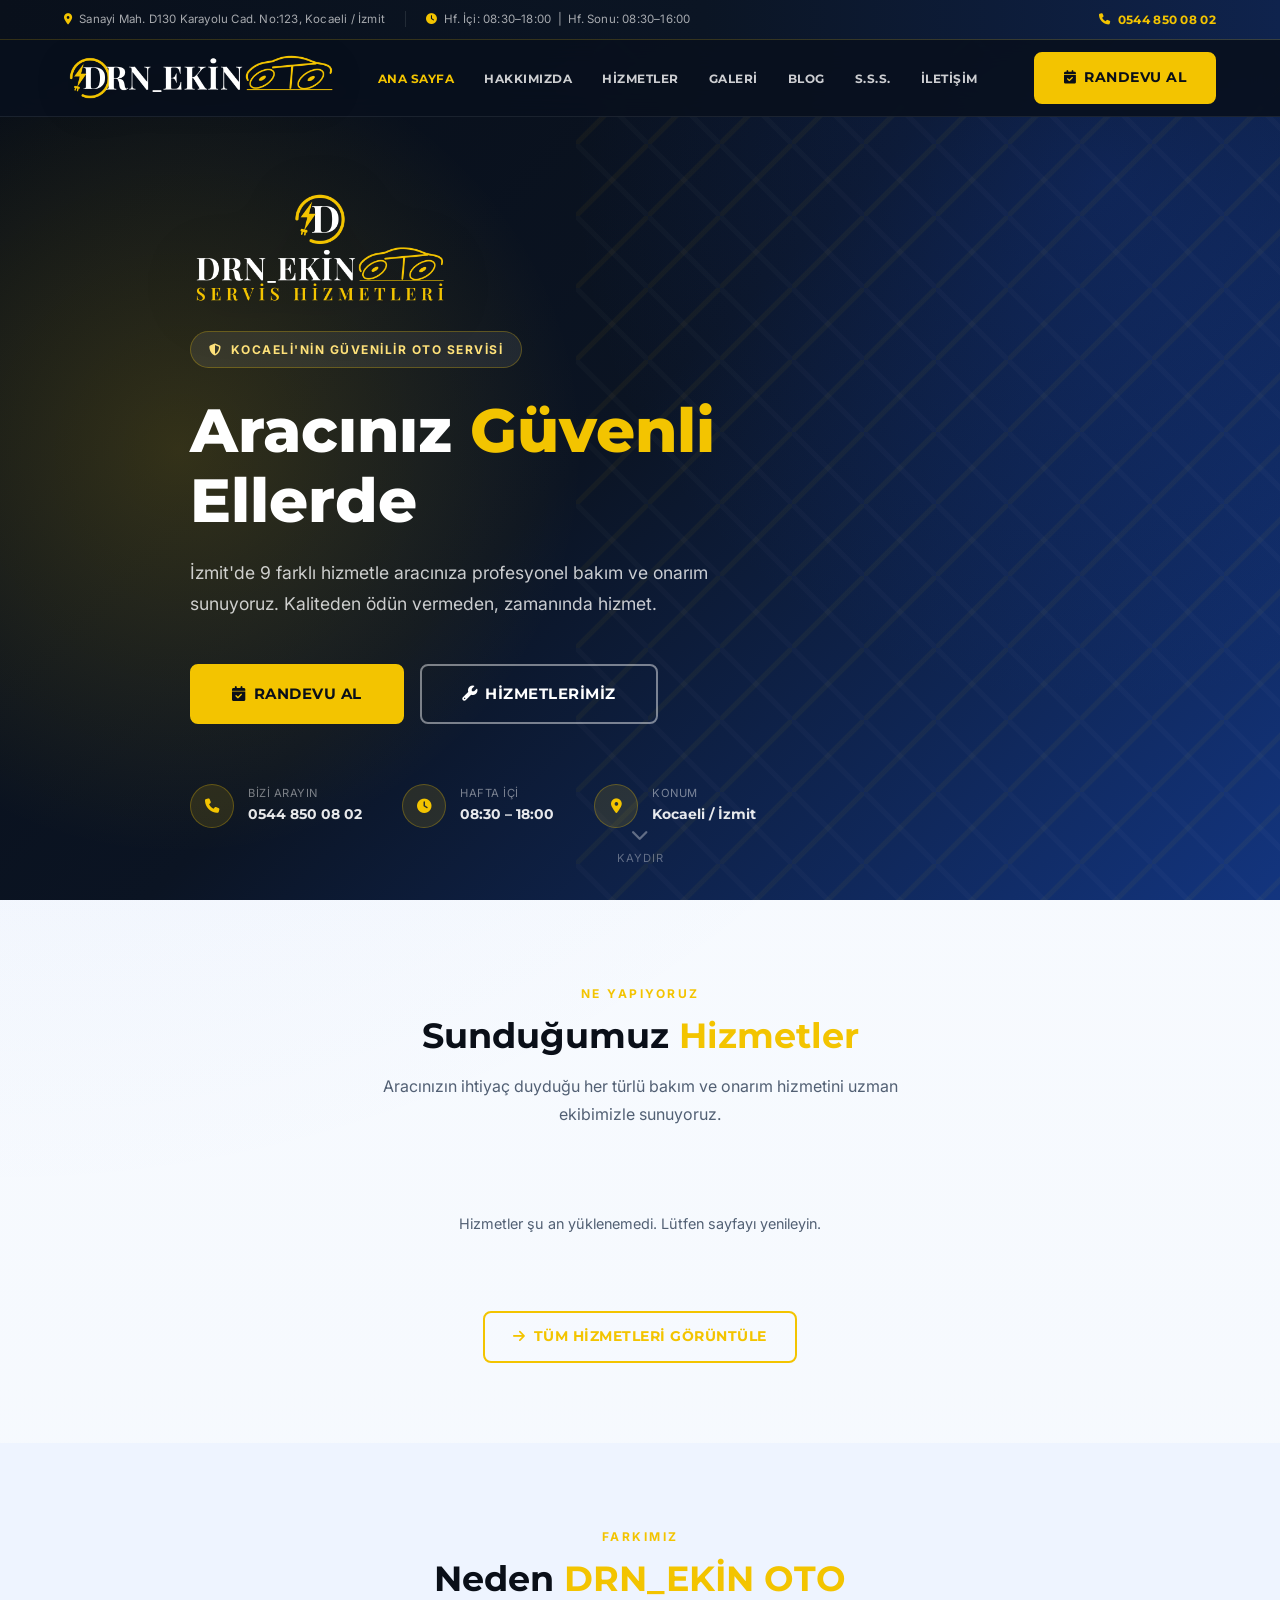
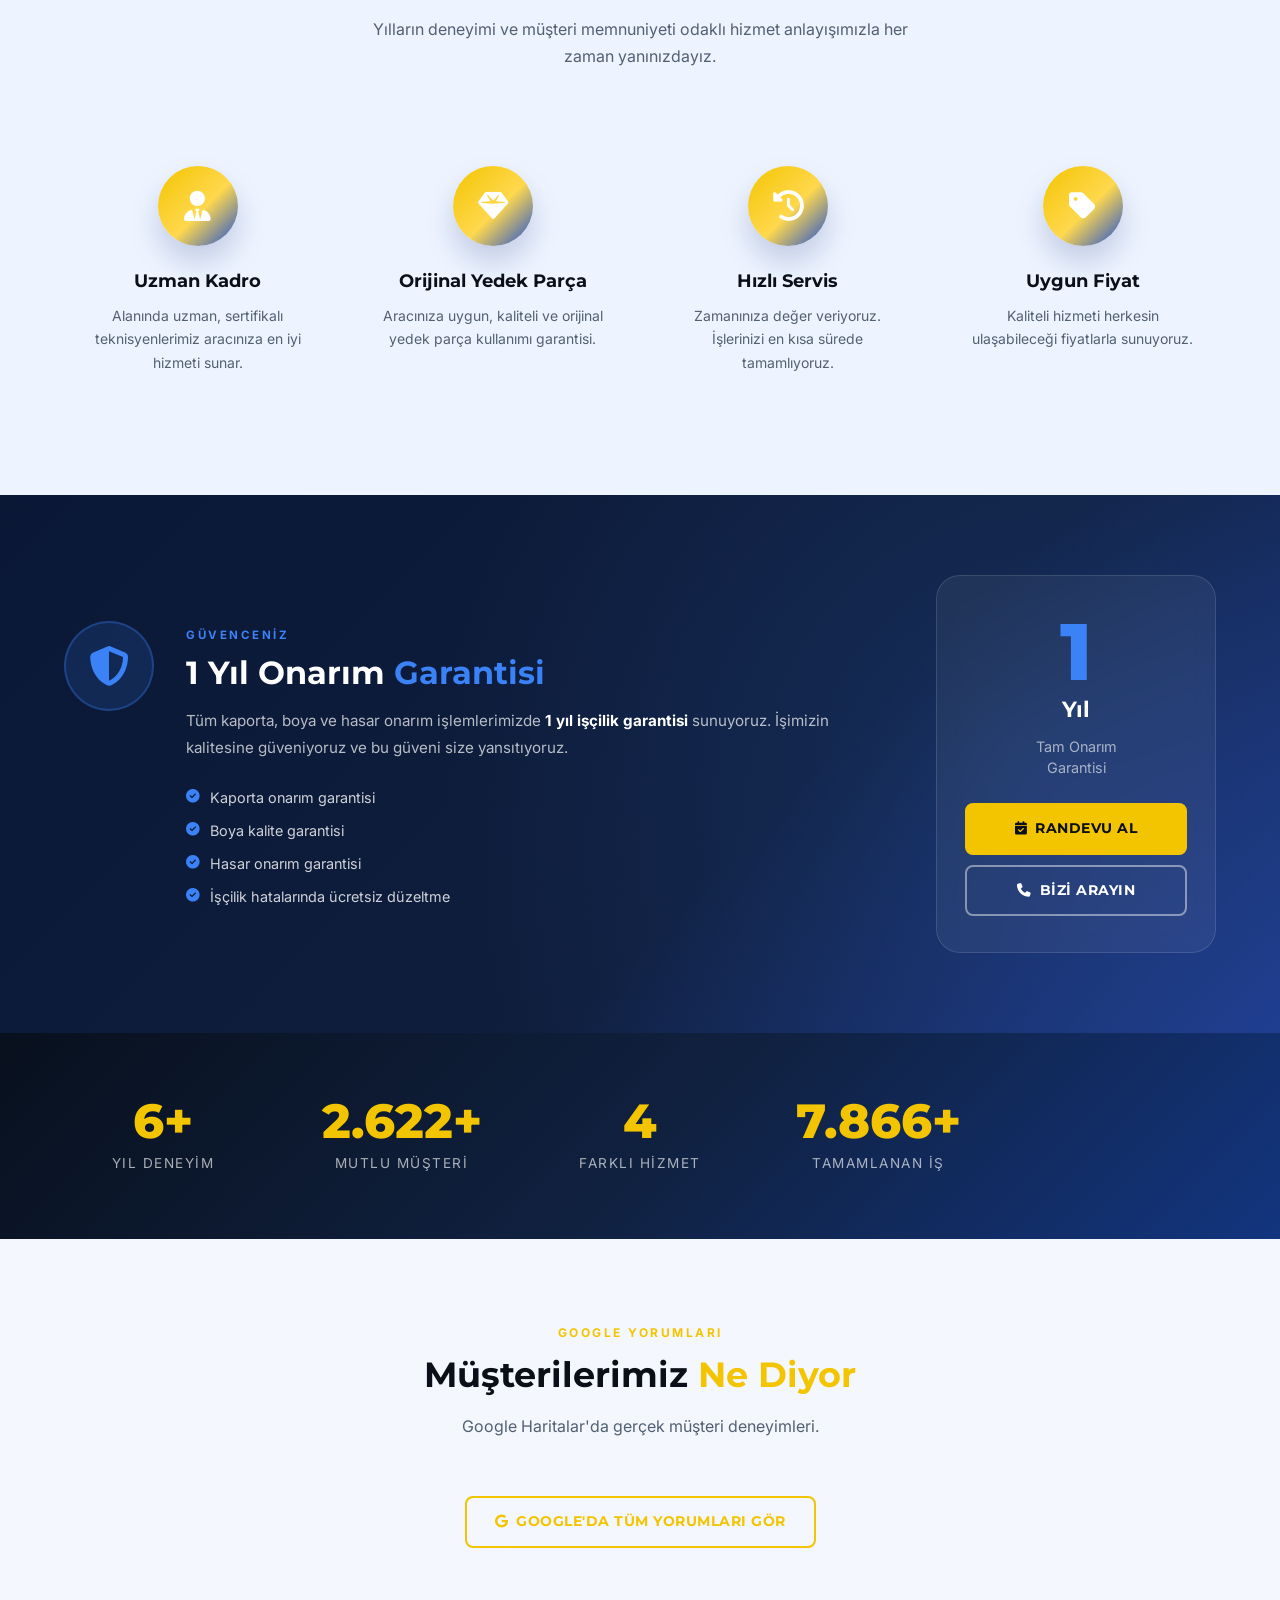
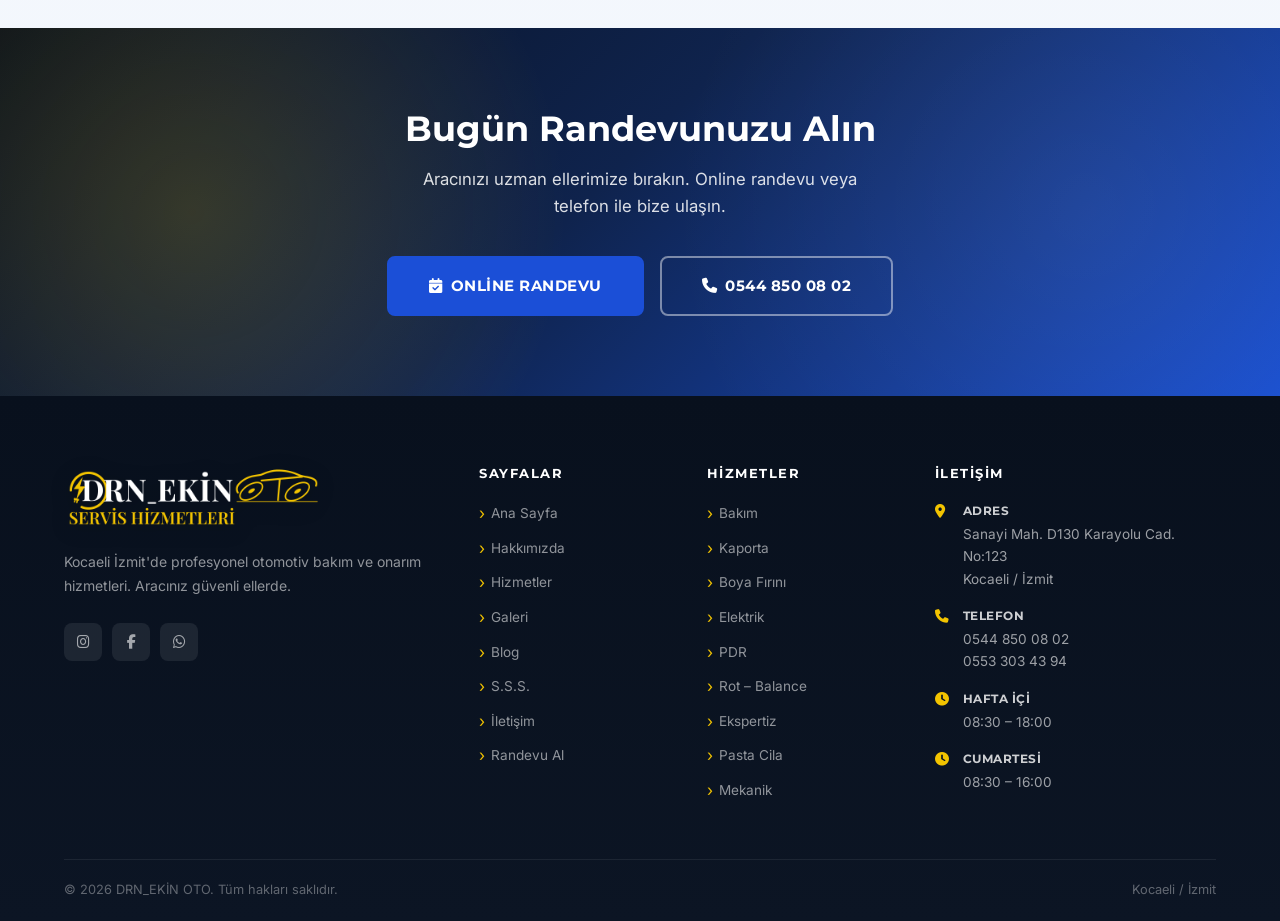
<file: index.html>
﻿<!DOCTYPE html>
<html lang="tr" data-tablet-nav="balanced">
<head>
  <meta charset="UTF-8">
  <meta http-equiv="Content-Type" content="text/html; charset=UTF-8">
  <meta name="viewport" content="width=device-width, initial-scale=1.0">
  <meta name="description" content="DRN_EKİN OTO - Kocaeli İzmit'nin güvenilir oto servisi. Yağ değişimi, lastik, fren, motor tamiri ve daha fazlası.">
  <title>DRN_EKİN OTO | Kocaeli İzmit Oto Servis</title>
  <meta property="og:title" content="DRN_EKİN OTO | Kocaeli İzmit Oto Servis">
  <meta property="og:description" content="İzmit'te 9 farklı hizmetle profesyonel bakım ve onarım. Güvenilir, hızlı ve uygun fiyatlı oto servis.">
  <meta property="og:type" content="website">
  <meta property="og:locale" content="tr_TR">
  <meta property="og:url" content="https://drnekinotoizmit.com/">
  <link rel="preconnect" href="https://fonts.googleapis.com">
  <link rel="preconnect" href="https://fonts.gstatic.com" crossorigin>
  <link href="https://fonts.googleapis.com/css2?family=Montserrat:wght@400;500;600;700;800&family=Inter:wght@300;400;500;600&family=Playfair+Display:wght@700;800&display=swap" rel="stylesheet">
  <link rel="stylesheet" href="https://cdnjs.cloudflare.com/ajax/libs/font-awesome/6.5.0/css/all.min.css">
  <link rel="stylesheet" href="css/style.css?v=30">

  <link rel="icon" href="favicon.ico?v=20260802b" sizes="16x16">
  <link rel="icon" href="images/favicon.svg?v=20260802b" type="image/svg+xml">
  <link rel="apple-touch-icon" href="images/apple-touch-icon.png?v=20260802b">
  <link rel="manifest" href="site.webmanifest?v=20260802b">
  <meta property="og:image" content="https://drnekinotoizmit.com/images/og-gorsel-1200x630.webp?v=20260802b">
  <meta property="og:image:width" content="1200">
  <meta property="og:image:height" content="630">
  <meta property="og:image:alt" content="DRN_EKİN OTO SERVİS HİZMETLERİ — Kocaeli İzmit hasar onarım merkezi">
  <meta name="twitter:card" content="summary_large_image">
  <meta name="twitter:image" content="https://drnekinotoizmit.com/images/og-gorsel-1200x630.webp?v=20260802b">
  <!-- Google Analytics -->
  <script async src="https://www.googletagmanager.com/gtag/js?id=G-1234567890"></script>
  <script>
    window.dataLayer = window.dataLayer || [];
    function gtag(){dataLayer.push(arguments);}
    gtag('js', new Date());
    gtag('config', 'G-1234567890');
  </script>
  <!-- Schema Markup -->
  <script type="application/ld+json">
  {
    "@context": "https://schema.org",
    "@type": "AutoRepair",
    "name": "DRN_EKİN OTO SERVİS HİZMETLERİ",
    "image": "https://drnekinotoizmit.com/images/og-gorsel-1200x630.webp?v=20260802b",
    "@id": "https://drnekinotoizmit.com",
    "url": "https://drnekinotoizmit.com",
    "telephone": ["+905448500802", "+905533034394"],
    "address": {
      "@type": "PostalAddress",
      "streetAddress": "Sanayi Mah. D130 Karayolu Cad. No:123",
      "addressLocality": "İzmit",
      "addressRegion": "Kocaeli",
      "addressCountry": "TR"
    }
  }
  </script>
</head>
<body>

  <!-- TOP INFO BAR -->
  <div class="topbar">
    <div class="container">
      <div class="topbar-left">
        <span class="topbar-item"><i class="fa-solid fa-location-dot"></i> Sanayi Mah. D130 Karayolu Cad. No:123, Kocaeli / İzmit</span>
        <span class="topbar-divider"></span>
        <span class="topbar-item"><i class="fa-solid fa-clock"></i> Hf. İçi: 08:30–18:00 &nbsp;|&nbsp; Hf. Sonu: 08:30–16:00</span>
      </div>
      <div class="topbar-right">
        <a href="tel:+905448500802" class="topbar-phone"><i class="fa-solid fa-phone"></i> 0544 850 08 02</a>
      </div>
    </div>
  </div>

  <!-- NAVBAR -->
  <nav class="navbar" id="navbar">
    <div class="container">
      <a href="index.html" class="navbar-logo" aria-label="DRN_EKİN OTO SERVİS HİZMETLERİ — ana sayfa">
        <img src="images/logo-yatay-sade-720.webp?v=20260802b" alt="" class="logo-img" width="274" height="52"
             srcset="images/logo-yatay-sade-480.webp?v=20260802b 480w, images/logo-yatay-sade-720.webp?v=20260802b 720w, images/logo-yatay-sade-1200.webp?v=20260802b 1200w"
             sizes="274px" decoding="async" fetchpriority="high">
      </a>
      <ul class="nav-links">
        <li><a href="index.html" class="active">Ana Sayfa</a></li>
        <li><a href="hakkimizda.html">Hakkımızda</a></li>
        <li><a href="hizmetler.html">Hizmetler</a></li>
        <li><a href="galeri.html">Galeri</a></li>
        <li><a href="blog.html">Blog</a></li>
        <li><a href="sss.html">S.S.S.</a></li>
        <li><a href="iletisim.html">İletişim</a></li>
      </ul>
      <div class="nav-cta-wrapper">
        <a href="randevu.html" class="btn btn-primary">
          <i class="fa-solid fa-calendar-check"></i> Randevu Al
        </a>
      </div>
      <button class="hamburger" id="hamburger" aria-label="Menüyü aç">
        <span></span><span></span><span></span>
      </button>
    </div>
    <div class="mobile-nav" id="mobileNav">
      <div class="mobile-nav-brand">
        <img src="images/logo-dikey-500.webp?v=20260802b" alt="DRN_EKİN OTO SERVİS HİZMETLERİ" class="mobile-nav-logo" width="500" height="229" decoding="async">
      </div>
      <ul>
        <li><a href="index.html">Ana Sayfa</a></li>
        <li><a href="hakkimizda.html">Hakkımızda</a></li>
        <li><a href="hizmetler.html">Hizmetler</a></li>
        <li><a href="galeri.html">Galeri</a></li>
        <li><a href="blog.html">Blog</a></li>
        <li><a href="sss.html">S.S.S.</a></li>
        <li><a href="iletisim.html">İletişim</a></li>
      </ul></div>
  </nav>

  <!-- HERO -->
  <section class="hero">
    <div class="hero-container">
      <div class="hero-brand">
        <img src="images/logo-dikey-900.webp?v=20260802b" alt="DRN_EKİN OTO SERVİS HİZMETLERİ" class="hero-logo" width="900" height="412" decoding="async" fetchpriority="high">
      </div>
      <div class="hero-badge">
        <i class="fa-solid fa-shield-halved"></i> Kocaeli'nin Güvenilir Oto Servisi
      </div>
      <h1>Aracınız <span>Güvenli</span><br>Ellerde</h1>
      <p class="hero-subtitle">
        İzmit'de 9 farklı hizmetle aracınıza profesyonel bakım ve onarım sunuyoruz. Kaliteden ödün vermeden, zamanında hizmet.
      </p>
      <div class="hero-btns">
        <a href="randevu.html" class="btn btn-primary btn-lg">
          <i class="fa-solid fa-calendar-check"></i> Randevu Al
        </a>
        <a href="hizmetler.html" class="btn btn-outline btn-lg">
          <i class="fa-solid fa-wrench"></i> Hizmetlerimiz
        </a>
      </div>
      <div class="hero-info">
        <div class="hero-info-item">
          <div class="info-icon"><i class="fa-solid fa-phone"></i></div>
          <div>
            <span class="info-label">Bizi Arayın</span>
            <span class="info-value">0544 850 08 02</span>
          </div>
        </div>
        <div class="hero-info-item">
          <div class="info-icon"><i class="fa-solid fa-clock"></i></div>
          <div>
            <span class="info-label">Hafta İçi</span>
            <span class="info-value">08:30 – 18:00</span>
          </div>
        </div>
        <div class="hero-info-item">
          <div class="info-icon"><i class="fa-solid fa-location-dot"></i></div>
          <div>
            <span class="info-label">Konum</span>
            <span class="info-value">Kocaeli / İzmit</span>
          </div>
        </div>
      </div>
    </div>
    <div class="scroll-indicator">
      <i class="fa-solid fa-chevron-down"></i>
      <span>Kaydır</span>
    </div>
  </section>

  <!-- HİZMETLER -->
  <section class="section">
    <div class="container">
      <div class="section-header reveal">
        <span class="section-tag">Ne Yapıyoruz</span>
        <h2 class="section-title">Sunduğumuz <span class="text-red">Hizmetler</span></h2>
        <p class="section-desc">Aracınızın ihtiyaç duyduğu her türlü bakım ve onarım hizmetini uzman ekibimizle sunuyoruz.</p>
      </div>
      <!-- Kartlar api/hizmetler.php'den gelir; panelden yapılan değişiklik
           hem bu sayfada hem hizmetler.html'de görünür. Durum mesajı listenin
           DIŞINDA ayrı bir role="status" elemanında: liste canlı bölge olsaydı
           ekran okuyucu her yüklemede on kartın tamamını baştan okurdu. -->
      <p class="state-note" id="servicesState" role="status" hidden></p>
      <div class="services-detail-grid" id="servicesGrid" data-variant="summary">
        <noscript>
          <p class="state-note">Hizmetlerimizi görüntüleyebilmek için tarayıcınızda JavaScript'in açık olması gerekir. Bize <a href="tel:+905448500802">0544 850 08 02</a> numarasından ulaşabilirsiniz.</p>
        </noscript>
      </div>
      <div class="text-center" style="margin-top:48px;">
        <a href="hizmetler.html" class="btn btn-outline-red">
          <i class="fa-solid fa-arrow-right"></i> Tüm Hizmetleri Görüntüle
        </a>
      </div>
    </div>
  </section>

  <!-- NEDEN BİZ -->
  <section class="section bg-light">
    <div class="container">
      <div class="section-header reveal">
        <span class="section-tag">Farkımız</span>
        <h2 class="section-title">Neden <span class="text-red">DRN_EKİN OTO</span></h2>
        <p class="section-desc">Yılların deneyimi ve müşteri memnuniyeti odaklı hizmet anlayışımızla her zaman yanınızdayız.</p>
      </div>
      <div class="features-grid">
        <div class="feature-card reveal reveal-d1">
          <div class="feature-icon"><i class="fa-solid fa-user-tie"></i></div>
          <h3>Uzman Kadro</h3>
          <p>Alanında uzman, sertifikalı teknisyenlerimiz aracınıza en iyi hizmeti sunar.</p>
        </div>
        <div class="feature-card reveal reveal-d2">
          <div class="feature-icon"><i class="fa-solid fa-gem"></i></div>
          <h3>Orijinal Yedek Parça</h3>
          <p>Aracınıza uygun, kaliteli ve orijinal yedek parça kullanımı garantisi.</p>
        </div>
        <div class="feature-card reveal reveal-d3">
          <div class="feature-icon"><i class="fa-solid fa-clock-rotate-left"></i></div>
          <h3>Hızlı Servis</h3>
          <p>Zamanınıza değer veriyoruz. İşlerinizi en kısa sürede tamamlıyoruz.</p>
        </div>
        <div class="feature-card reveal reveal-d4">
          <div class="feature-icon"><i class="fa-solid fa-tag"></i></div>
          <h3>Uygun Fiyat</h3>
          <p>Kaliteli hizmeti herkesin ulaşabileceği fiyatlarla sunuyoruz.</p>
        </div>
      </div>
    </div>
  </section>

  <!-- GARANTİ BÖLÜMÜ -->
  <section class="guarantee-section">
    <div class="container">
      <div class="guarantee-inner reveal">
        <div class="guarantee-left">
          <div class="guarantee-icon-wrap">
            <i class="fa-solid fa-shield-halved"></i>
          </div>
          <div class="guarantee-text">
            <span class="guarantee-tag">Güvenceniz</span>
            <h2>1 Yıl Onarım <span>Garantisi</span></h2>
            <p>Tüm kaporta, boya ve hasar onarım işlemlerimizde <strong>1 yıl işçilik garantisi</strong> sunuyoruz. İşimizin kalitesine güveniyoruz ve bu güveni size yansıtıyoruz.</p>
            <ul class="guarantee-list">
              <li><i class="fa-solid fa-circle-check"></i> Kaporta onarım garantisi</li>
              <li><i class="fa-solid fa-circle-check"></i> Boya kalite garantisi</li>
              <li><i class="fa-solid fa-circle-check"></i> Hasar onarım garantisi</li>
              <li><i class="fa-solid fa-circle-check"></i> İşçilik hatalarında ücretsiz düzeltme</li>
            </ul>
          </div>
        </div>
        <div class="guarantee-right">
          <div class="guarantee-cta-card">
            <div class="gcta-num">1</div>
            <div class="gcta-label">Yıl</div>
            <div class="gcta-desc">Tam Onarım<br> Garantisi</div>
            <a href="randevu.html" class="btn btn-primary" style="margin-top:24px; width:100%; justify-content:center;">
              <i class="fa-solid fa-calendar-check"></i> Randevu Al
            </a>
            <a href="tel:+905448500802" class="btn btn-outline" style="margin-top:10px; width:100%; justify-content:center;">
              <i class="fa-solid fa-phone"></i> Bizi Arayın
            </a>
          </div>
        </div>
      </div>
    </div>
  </section>

  <!-- İSTATİSTİKLER -->
  <section class="stats-section">
    <div class="container">
      <div class="stats-grid">
        <div>
          <div class="stat-number" data-count="12" data-suffix="+">12+</div>
          <div class="stat-label">Yıl Deneyim</div>
        </div>
        <div>
          <div class="stat-number" data-count="5000" data-suffix="+">5000+</div>
          <div class="stat-label">Mutlu Müşteri</div>
        </div>
        <div>
          <div class="stat-number" data-count="9">9</div>
          <div class="stat-label">Farklı Hizmet</div>
        </div>
        <div>
          <div class="stat-number" data-count="15000" data-suffix="+">15000+</div>
          <div class="stat-label">Tamamlanan İş</div>
        </div>
      </div>
    </div>
  </section>

  <!-- MÜŞTERİ YORUMLARI — kart alanı ve puan rozeti js/main.js'te
       gerçek Google verisi gelince açılır; başlık ve Google linki hep durur. -->
  <section class="section" id="reviewsSection">
    <div class="container">
      <div class="section-header reveal">
        <span class="section-tag">Google Yorumları</span>
        <h2 class="section-title">Müşterilerimiz <span class="text-red">Ne Diyor</span></h2>
        <p class="section-desc">Google Haritalar'da gerçek müşteri deneyimleri.</p>
        <div class="google-rating-badge" hidden>
          <i class="fa-brands fa-google" style="color:#4285F4;"></i>
          <span class="gr-score"></span>
          <span class="gr-stars"></span>
          <span class="gr-count"></span>
        </div>
      </div>

      <div class="reviews-carousel-wrap" hidden>
        <button class="carousel-btn carousel-prev" aria-label="Önceki"><i class="fa-solid fa-chevron-left"></i></button>
        <div class="reviews-carousel" id="reviewsCarousel">
          <!-- Cards are injected by js/main.js from api/google-reviews.php.
               Left empty on purpose: no placeholder reviews are shown. -->
          <div class="reviews-track" id="reviewsTrack"></div>
        </div>
        <button class="carousel-btn carousel-next" aria-label="Sonraki"><i class="fa-solid fa-chevron-right"></i></button>
      </div>

      <div class="carousel-dots" id="carouselDots" hidden></div>

      <div class="text-center" style="margin-top:32px;">
        <a href="https://www.google.com/maps/place/DRNEK%C4%B0N+OTO+%C4%B0ZM%C4%B0T+HASAR+ONARIM+MERKEZi/@40.7448384,29.9529264,17z/data=!3m1!4b1!4m6!3m5!1s0x14cb4542cc97ee03:0xe83d51010c4446cb!8m2!3d40.7448344!4d29.9555013!16s%2Fg%2F11c76n_frp?entry=ttu&g_ep=EgoyMDI2MDMwNC4xIKXMDSoASAFQAw%3D%3D" target="_blank" rel="noopener" class="btn btn-outline-red">
          <i class="fa-brands fa-google"></i> Google'da Tüm Yorumları Gör
        </a>
      </div>
    </div>
  </section>

  <!-- CTA -->
  <section class="cta-section">
    <div class="container">
      <h2 class="reveal">Bugün Randevunuzu Alın</h2>
      <p class="reveal">Aracınızı uzman ellerimize bırakın. Online randevu veya telefon ile bize ulaşın.</p>
      <div class="cta-btns reveal">
        <a href="randevu.html" class="btn btn-dark btn-lg">
          <i class="fa-solid fa-calendar-check"></i> Online Randevu
        </a>
        <a href="tel:+905448500802" class="btn btn-outline btn-lg">
          <i class="fa-solid fa-phone"></i> 0544 850 08 02
        </a>
      </div>
    </div>
  </section>

  <!-- FOOTER -->
  <footer class="footer">
    <div class="container">
      <div class="footer-grid">
        <div class="footer-brand">
          <div class="footer-text-logo"><img src="images/logo-ana-640.webp?v=20260802b" alt="" class="footer-logo-img" width="640" height="158" decoding="async"></div>
          <p>Kocaeli İzmit'de profesyonel otomotiv bakım ve onarım hizmetleri. Aracınız güvenli ellerde.</p>
          <div class="social-links">
            <a href="https://instagram.com" target="_blank" rel="noopener" class="social-link" aria-label="Instagram"><i class="fa-brands fa-instagram"></i></a>
            <a href="https://instagram.com" target="_blank" rel="noopener" class="social-link" aria-label="Facebook"><i class="fa-brands fa-facebook-f"></i></a>
            <a href="https://wa.me/905448500802" target="_blank" rel="noopener" class="social-link" aria-label="WhatsApp"><i class="fa-brands fa-whatsapp"></i></a>
          </div>
        </div>
        <div class="footer-col">
          <h4>Sayfalar</h4>
          <ul class="footer-links">
            <li><a href="index.html">Ana Sayfa</a></li>
            <li><a href="hakkimizda.html">Hakkımızda</a></li>
            <li><a href="hizmetler.html">Hizmetler</a></li>
            <li><a href="galeri.html">Galeri</a></li>
            <li><a href="blog.html">Blog</a></li>
            <li><a href="sss.html">S.S.S.</a></li>
            <li><a href="iletisim.html">İletişim</a></li>
            <li><a href="randevu.html">Randevu Al</a></li>
          </ul>
        </div>
        <div class="footer-col">
          <h4>Hizmetler</h4>
          <ul class="footer-links">
            <li><a href="hizmetler.html">Bakım</a></li>
            <li><a href="hizmetler.html">Kaporta</a></li>
            <li><a href="hizmetler.html">Boya Fırını</a></li>
            <li><a href="hizmetler.html">Elektrik</a></li>
            <li><a href="hizmetler.html">PDR</a></li>
            <li><a href="hizmetler.html">Rot – Balance</a></li>
            <li><a href="hizmetler.html">Ekspertiz</a></li>
            <li><a href="hizmetler.html">Pasta Cila</a></li>
            <li><a href="hizmetler.html">Mekanik</a></li>
          </ul>
        </div>
        <div class="footer-col">
          <h4>İletişim</h4>
          <div class="footer-contact-item">
            <i class="fa-solid fa-location-dot"></i>
            <div><strong>Adres</strong>Sanayi Mah. D130 Karayolu Cad. No:123<br>Kocaeli / İzmit</div>
          </div>
          <div class="footer-contact-item">
            <i class="fa-solid fa-phone"></i>
            <div><strong>Telefon</strong><a href="tel:+905448500802">0544 850 08 02</a><br><a href="tel:+905533034394">0553 303 43 94</a></div>
          </div>
          <div class="footer-contact-item">
            <i class="fa-solid fa-clock"></i>
            <div><strong>Hafta İçi</strong>08:30 – 18:00</div>
          </div>
          <div class="footer-contact-item">
            <i class="fa-solid fa-clock"></i>
            <div><strong>Cumartesi</strong>08:30 – 16:00</div>
          </div>
        </div>
      </div>
      <div class="footer-bottom">
        <p>© <script>document.write(new Date().getFullYear())</script> DRN_EKİN OTO. Tüm hakları saklıdır.</p>
        <p>Kocaeli / İzmit</p>
      </div>
    </div>
  </footer>

  <script src="js/main.js?v=18"></script>
</body>
</html>
</file>
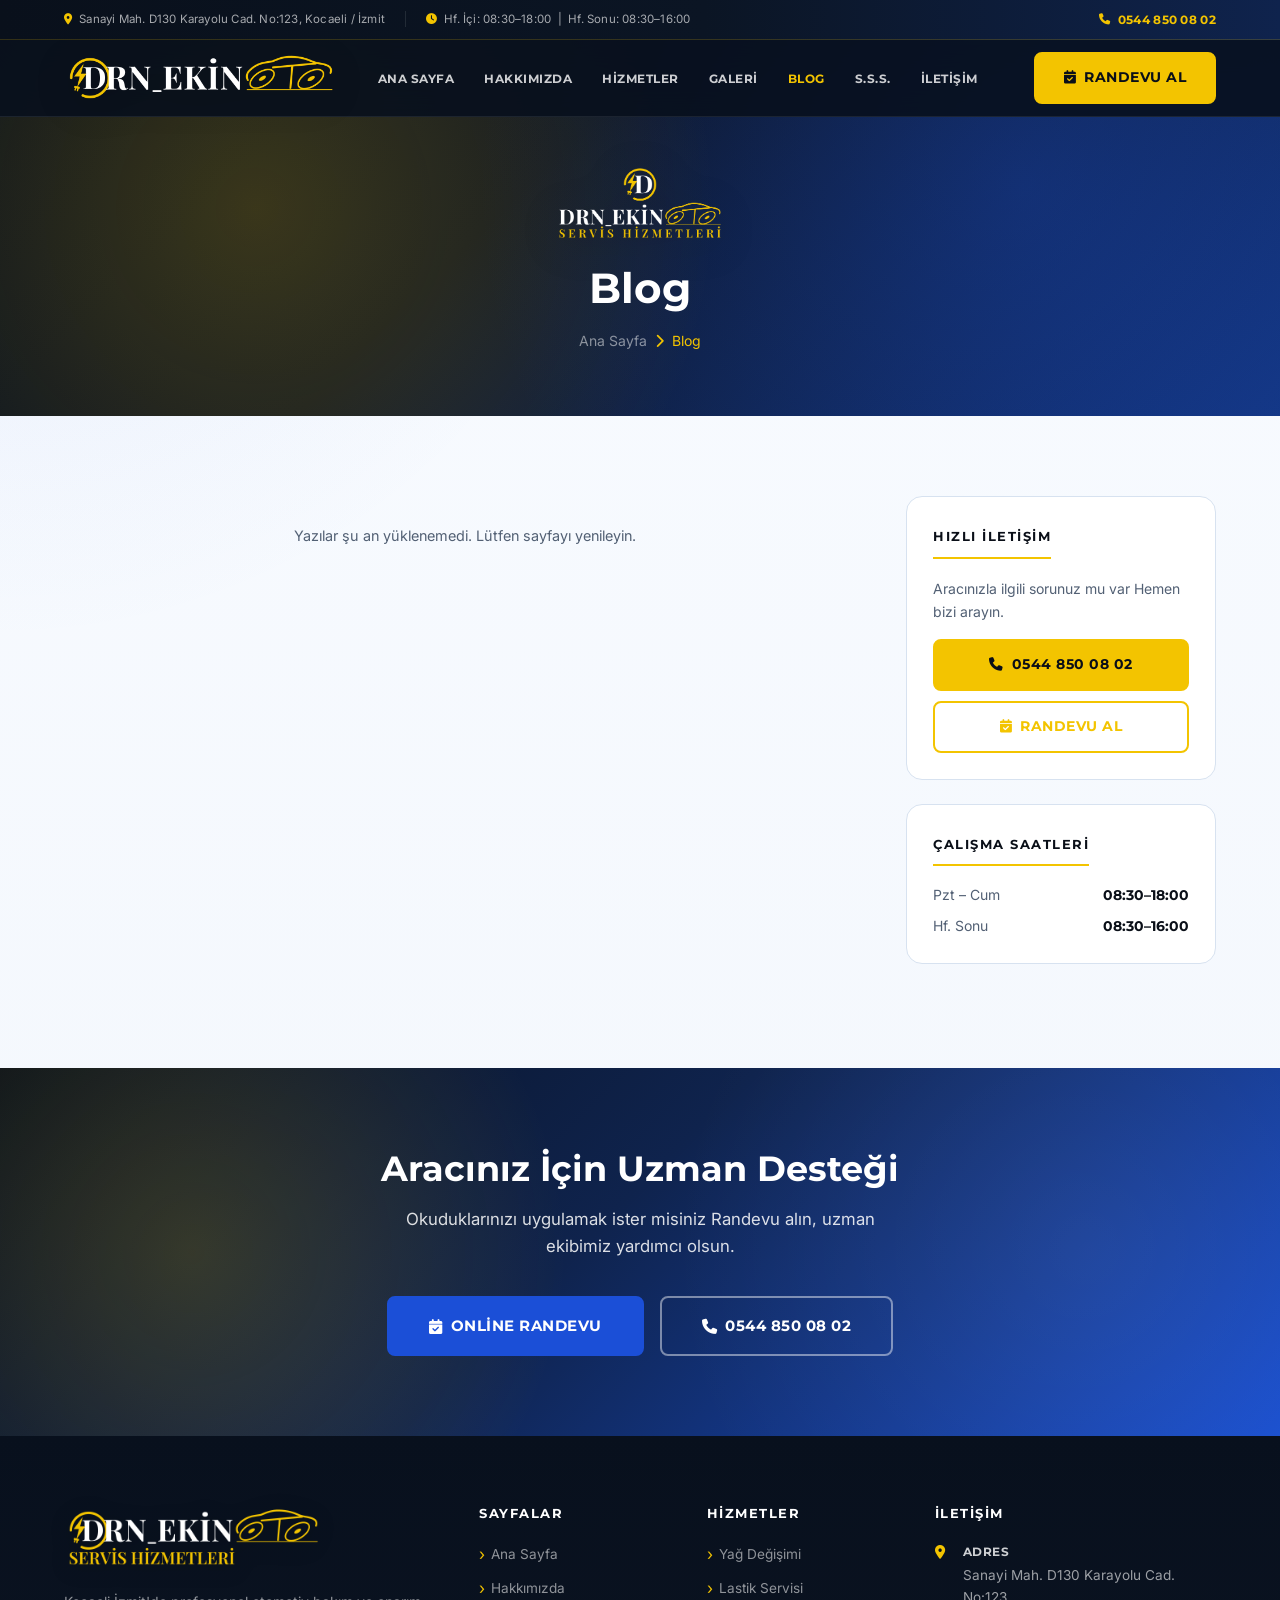
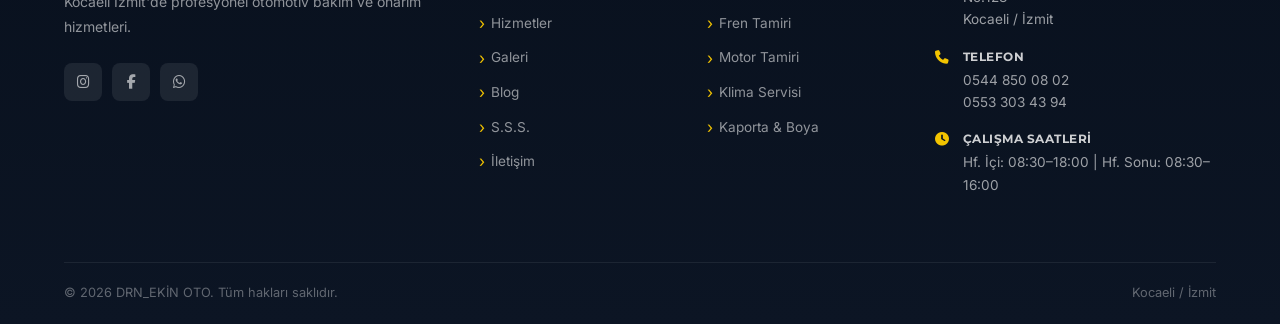
<file: blog.html>
﻿<!DOCTYPE html>
<html lang="tr" data-tablet-nav="balanced">
<head>
  <meta charset="UTF-8">
  <meta http-equiv="Content-Type" content="text/html; charset=UTF-8">
  <meta name="viewport" content="width=device-width, initial-scale=1.0">
  <meta name="description" content="DRN_EKİN OTO blog - Araç bakımı ve otomotiv hakkında faydalı yazılar.">
  <title>Blog | DRN_EKİN OTO</title>
  <link rel="preconnect" href="https://fonts.googleapis.com">
  <link rel="preconnect" href="https://fonts.gstatic.com" crossorigin>
  <link href="https://fonts.googleapis.com/css2?family=Montserrat:wght@400;500;600;700;800&family=Inter:wght@300;400;500;600&family=Playfair+Display:wght@700;800&display=swap" rel="stylesheet">
  <link rel="stylesheet" href="https://cdnjs.cloudflare.com/ajax/libs/font-awesome/6.5.0/css/all.min.css">
  <link rel="stylesheet" href="css/style.css?v=30">

  <link rel="icon" href="favicon.ico?v=20260802b" sizes="16x16">
  <link rel="icon" href="images/favicon.svg?v=20260802b" type="image/svg+xml">
  <link rel="apple-touch-icon" href="images/apple-touch-icon.png?v=20260802b">
  <link rel="manifest" href="site.webmanifest?v=20260802b">
  <meta property="og:image" content="https://drnekinotoizmit.com/images/og-gorsel-1200x630.webp?v=20260802b">
  <meta property="og:image:width" content="1200">
  <meta property="og:image:height" content="630">
  <meta property="og:image:alt" content="DRN_EKİN OTO SERVİS HİZMETLERİ — Kocaeli İzmit hasar onarım merkezi">
  <meta name="twitter:card" content="summary_large_image">
  <meta name="twitter:image" content="https://drnekinotoizmit.com/images/og-gorsel-1200x630.webp?v=20260802b">
  <!-- Google Analytics -->
  <script async src="https://www.googletagmanager.com/gtag/js?id=G-1234567890"></script>
  <script>
    window.dataLayer = window.dataLayer || [];
    function gtag(){dataLayer.push(arguments);}
    gtag('js', new Date());
    gtag('config', 'G-1234567890');
  </script>
  <!-- Schema Markup -->
  <script type="application/ld+json">
  {
    "@context": "https://schema.org",
    "@type": "AutoRepair",
    "name": "DRN_EKİN OTO SERVİS HİZMETLERİ",
    "image": "https://drnekinotoizmit.com/images/og-gorsel-1200x630.webp?v=20260802b",
    "@id": "https://drnekinotoizmit.com",
    "url": "https://drnekinotoizmit.com",
    "telephone": ["+905448500802", "+905533034394"],
    "address": {
      "@type": "PostalAddress",
      "streetAddress": "Sanayi Mah. D130 Karayolu Cad. No:123",
      "addressLocality": "İzmit",
      "addressRegion": "Kocaeli",
      "addressCountry": "TR"
    }
  }
  </script>
</head>
<body>

  <!-- TOP INFO BAR -->
  <div class="topbar">
    <div class="container">
      <div class="topbar-left">
        <span class="topbar-item"><i class="fa-solid fa-location-dot"></i> Sanayi Mah. D130 Karayolu Cad. No:123, Kocaeli / İzmit</span>
        <span class="topbar-divider"></span>
        <span class="topbar-item"><i class="fa-solid fa-clock"></i> Hf. İçi: 08:30–18:00 &nbsp;|&nbsp; Hf. Sonu: 08:30–16:00</span>
      </div>
      <div class="topbar-right">
        <a href="tel:+905448500802" class="topbar-phone"><i class="fa-solid fa-phone"></i> 0544 850 08 02</a>
      </div>
    </div>
  </div>

  <!-- NAVBAR -->
  <nav class="navbar" id="navbar">
    <div class="container">
      <a href="index.html" class="navbar-logo" aria-label="DRN_EKİN OTO SERVİS HİZMETLERİ — ana sayfa">
        <img src="images/logo-yatay-sade-720.webp?v=20260802b" alt="" class="logo-img" width="274" height="52"
             srcset="images/logo-yatay-sade-480.webp?v=20260802b 480w, images/logo-yatay-sade-720.webp?v=20260802b 720w, images/logo-yatay-sade-1200.webp?v=20260802b 1200w"
             sizes="274px" decoding="async" fetchpriority="high">
      </a>
      <ul class="nav-links">
        <li><a href="index.html">Ana Sayfa</a></li>
        <li><a href="hakkimizda.html">Hakkımızda</a></li>
        <li><a href="hizmetler.html">Hizmetler</a></li>
        <li><a href="galeri.html">Galeri</a></li>
        <li><a href="blog.html" class="active">Blog</a></li>
        <li><a href="sss.html">S.S.S.</a></li>
        <li><a href="iletisim.html">İletişim</a></li>
      </ul>
      <div class="nav-cta-wrapper">
        <a href="randevu.html" class="btn btn-primary"><i class="fa-solid fa-calendar-check"></i> Randevu Al</a>
      </div>
      <button class="hamburger" id="hamburger" aria-label="Menüyü aç">
        <span></span><span></span><span></span>
      </button>
    </div>
    <div class="mobile-nav" id="mobileNav">
      <div class="mobile-nav-brand">
        <img src="images/logo-dikey-500.webp?v=20260802b" alt="DRN_EKİN OTO SERVİS HİZMETLERİ" class="mobile-nav-logo" width="500" height="229" decoding="async">
      </div>
      <ul>
        <li><a href="index.html">Ana Sayfa</a></li>
        <li><a href="hakkimizda.html">Hakkımızda</a></li>
        <li><a href="hizmetler.html">Hizmetler</a></li>
        <li><a href="galeri.html">Galeri</a></li>
        <li><a href="blog.html">Blog</a></li>
        <li><a href="sss.html">S.S.S.</a></li>
        <li><a href="iletisim.html">İletişim</a></li>
      </ul></div>
  </nav>

  <!-- PAGE HEADER -->
  <section class="page-header">
    <div class="page-header-content">
      <div class="page-header-logo-wrap">
        <img src="images/logo-dikey-500.webp?v=20260802b" alt="DRN_EKİN OTO SERVİS HİZMETLERİ" class="page-header-logo" width="500" height="229" decoding="async">
      </div>
      <h1>Blog</h1>
      <div class="breadcrumb">
        <a href="index.html">Ana Sayfa</a>
        <span class="sep"><i class="fa-solid fa-chevron-right"></i></span>
        <span class="current">Blog</span>
      </div>
    </div>
  </section>

  <!-- BLOG -->
  <section class="section">
    <div class="container">
      <div class="blog-layout">

        <!-- Sol: Yazılar -->
        <!-- Yazılar api/blog.php'den gelir; panelden kaydedilen içerik burada görünür.
             Listenin kendisi canlı bölge DEĞİL: aria-live burada olsaydı ekran
             okuyucu her yüklemede bütün yazıları araya girerek okurdu. Yalnızca
             kısa durum mesajı duyurulur. -->
        <div class="blog-main">
          <!-- Durum bölgesi listenin DIŞINDA: innerHTML ile yeniden yazılan bir
               role="status" elemanını bazı ekran okuyucular "yeni" sayıp
               duyurmuyor. Metnini ve aria-busy'yi JS yazar; JS kapalıyken
               boş kalır ve yalnızca aşağıdaki noscript görünür. -->
          <p class="blog-state" id="blogState" role="status" hidden></p>
          <div class="blog-list" id="blogList">
            <noscript>
              <p class="blog-state">Blog yazılarını görebilmek için tarayıcınızda JavaScript'in açık olması gerekir. Sorularınız için <a href="iletisim.html">bize ulaşın</a>.</p>
            </noscript>
          </div>
        </div>

        <!-- Sağ: Sidebar -->
        <div class="blog-sidebar reveal">
          <div class="sidebar-widget">
            <h4>Kategoriler</h4>
            <!-- Sayılar yazı listesinden hesaplanır: sabit sayılar yazı eklendikçe yanlışlaşıyordu. -->
            <ul id="blogCats">
              <li class="cat-item"><span>Yükleniyor…</span></li>
            </ul>
          </div>
          <div class="sidebar-widget">
            <h4>Hızlı İletişim</h4>
            <p style="font-size:0.875rem; color:var(--gray); margin-bottom:16px; line-height:1.65;">Aracınızla ilgili sorunuz mu var Hemen bizi arayın.</p>
            <a href="tel:+905448500802" class="btn btn-primary" style="width:100%; justify-content:center; margin-bottom:10px;">
              <i class="fa-solid fa-phone"></i> 0544 850 08 02
            </a>
            <a href="randevu.html" class="btn btn-outline-red" style="width:100%; justify-content:center;">
              <i class="fa-solid fa-calendar-check"></i> Randevu Al
            </a>
          </div>
          <div class="sidebar-widget">
            <h4>Çalışma Saatleri</h4>
            <div style="display:flex; flex-direction:column; gap:8px; font-size:0.875rem;">
              <div style="display:flex; justify-content:space-between;"><span style="color:var(--gray);">Pzt – Cum</span><span style="font-family:'Montserrat',sans-serif; font-weight:700; color:var(--black);">08:30–18:00</span></div>
              <div style="display:flex; justify-content:space-between;"><span style="color:var(--gray);">Hf. Sonu</span><span style="font-family:'Montserrat',sans-serif; font-weight:700; color:var(--black);">08:30–16:00</span></div>
            </div>
          </div>
        </div>

      </div>
    </div>
  </section>

  <!-- CTA -->
  <section class="cta-section">
    <div class="container">
      <h2 class="reveal">Aracınız İçin Uzman Desteği</h2>
      <p class="reveal">Okuduklarınızı uygulamak ister misiniz Randevu alın, uzman ekibimiz yardımcı olsun.</p>
      <div class="cta-btns reveal">
        <a href="randevu.html" class="btn btn-dark btn-lg"><i class="fa-solid fa-calendar-check"></i> Online Randevu</a>
        <a href="tel:+905448500802" class="btn btn-outline btn-lg"><i class="fa-solid fa-phone"></i> 0544 850 08 02</a>
      </div>
    </div>
  </section>

  <!-- FOOTER -->
  <footer class="footer">
    <div class="container">
      <div class="footer-grid">
        <div class="footer-brand">
          <div class="footer-text-logo"><img src="images/logo-ana-640.webp?v=20260802b" alt="" class="footer-logo-img" width="640" height="158" decoding="async"></div>
          <p>Kocaeli İzmit'de profesyonel otomotiv bakım ve onarım hizmetleri.</p>
          <div class="social-links">
            <a href="https://instagram.com" target="_blank" rel="noopener" class="social-link"><i class="fa-brands fa-instagram"></i></a>
            <a href="https://instagram.com" target="_blank" rel="noopener" class="social-link"><i class="fa-brands fa-facebook-f"></i></a>
            <a href="https://wa.me/905448500802" target="_blank" rel="noopener" class="social-link" aria-label="WhatsApp"><i class="fa-brands fa-whatsapp"></i></a>
          </div>
        </div>
        <div class="footer-col">
          <h4>Sayfalar</h4>
          <ul class="footer-links">
            <li><a href="index.html">Ana Sayfa</a></li>
            <li><a href="hakkimizda.html">Hakkımızda</a></li>
            <li><a href="hizmetler.html">Hizmetler</a></li>
            <li><a href="galeri.html">Galeri</a></li>
            <li><a href="blog.html">Blog</a></li>
            <li><a href="sss.html">S.S.S.</a></li>
            <li><a href="iletisim.html">İletişim</a></li>
          </ul>
        </div>
        <div class="footer-col">
          <h4>Hizmetler</h4>
          <ul class="footer-links">
            <li><a href="hizmetler.html">Yağ Değişimi</a></li>
            <li><a href="hizmetler.html">Lastik Servisi</a></li>
            <li><a href="hizmetler.html">Fren Tamiri</a></li>
            <li><a href="hizmetler.html">Motor Tamiri</a></li>
            <li><a href="hizmetler.html">Klima Servisi</a></li>
            <li><a href="hizmetler.html">Kaporta &amp; Boya</a></li>
          </ul>
        </div>
        <div class="footer-col">
          <h4>İletişim</h4>
          <div class="footer-contact-item">
            <i class="fa-solid fa-location-dot"></i>
            <div><strong>Adres</strong>Sanayi Mah. D130 Karayolu Cad. No:123<br>Kocaeli / İzmit</div>
          </div>
          <div class="footer-contact-item">
            <i class="fa-solid fa-phone"></i>
            <div><strong>Telefon</strong><a href="tel:+905448500802">0544 850 08 02</a><br><a href="tel:+905533034394">0553 303 43 94</a></div>
          </div>
          <div class="footer-contact-item">
            <i class="fa-solid fa-clock"></i>
            <div><strong>Çalışma Saatleri</strong>Hf. İçi: 08:30–18:00 | Hf. Sonu: 08:30–16:00</div>
          </div>
        </div>
      </div>
      <div class="footer-bottom">
        <p>© <script>document.write(new Date().getFullYear())</script> DRN_EKİN OTO. Tüm hakları saklıdır.</p>
        <p>Kocaeli / İzmit</p>
      </div>
    </div>
  </footer>

  <script src="js/main.js?v=18"></script>
</body>
</html>
</file>
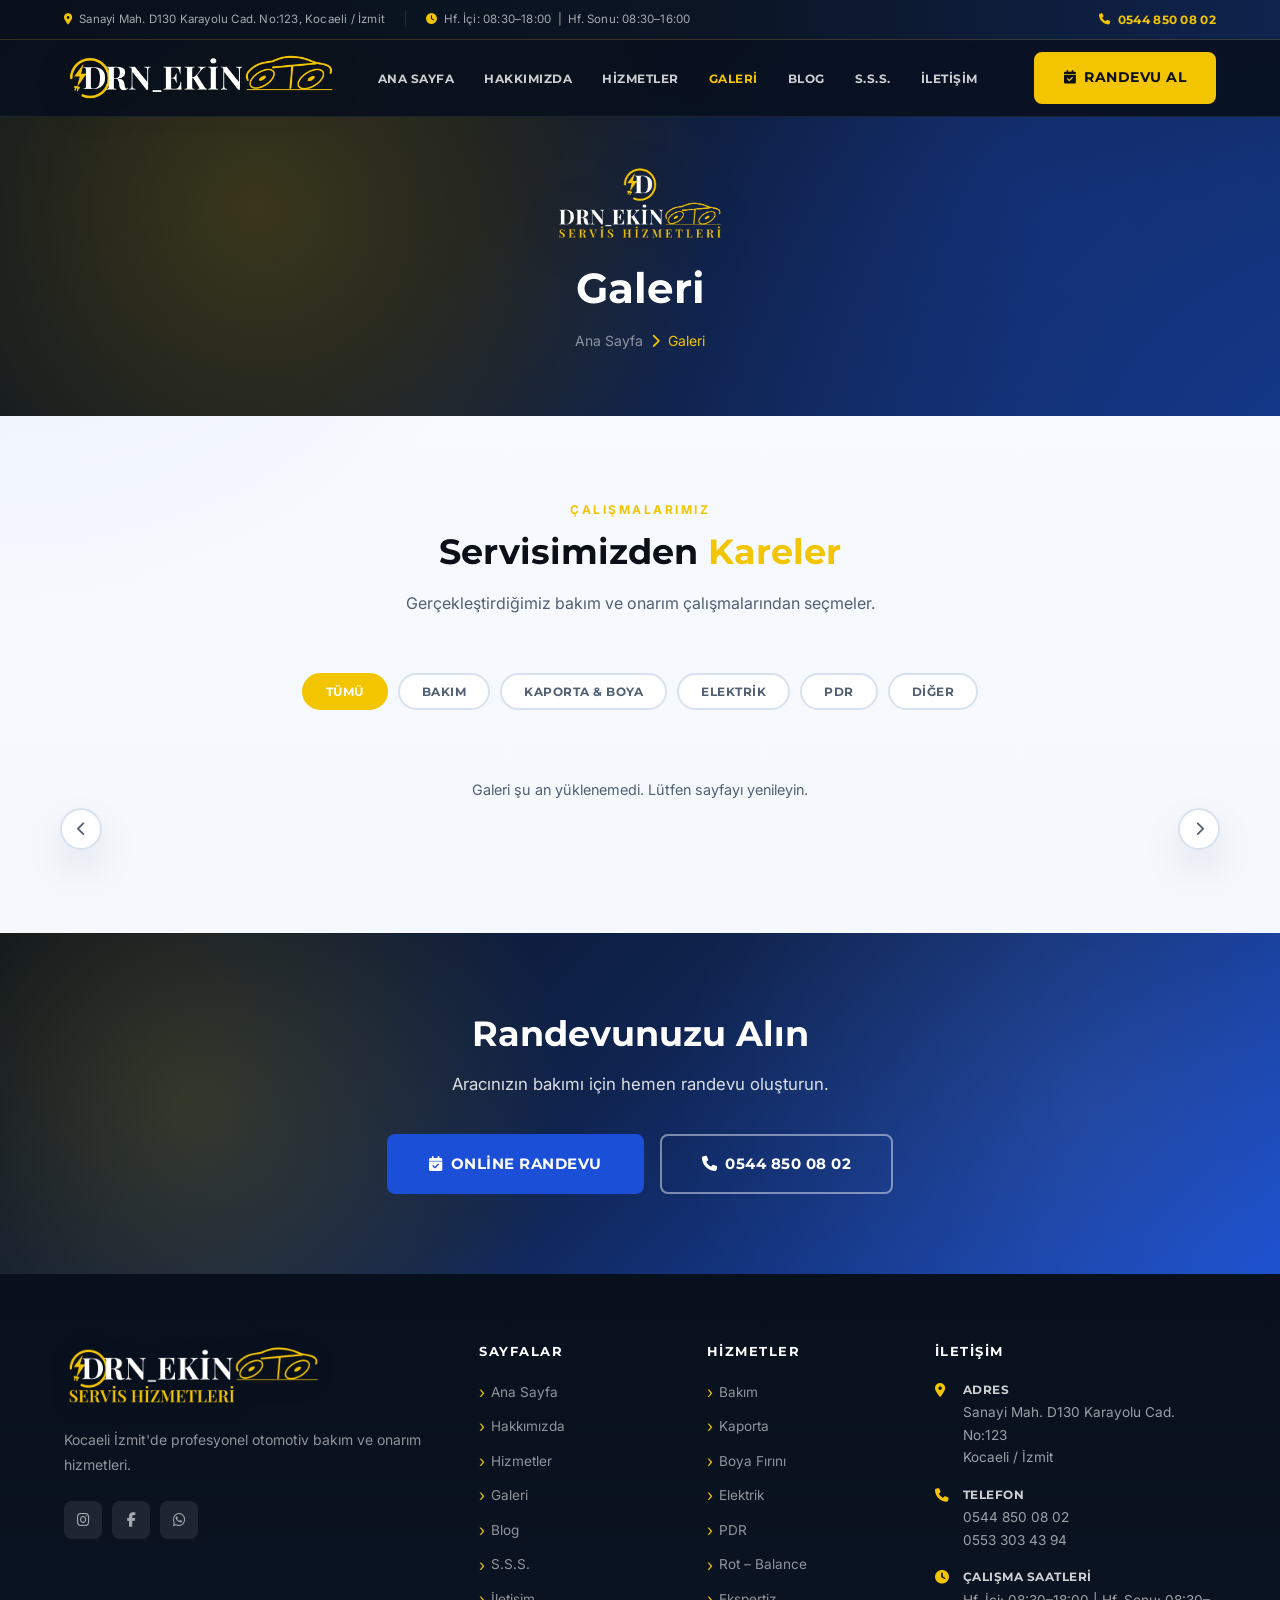
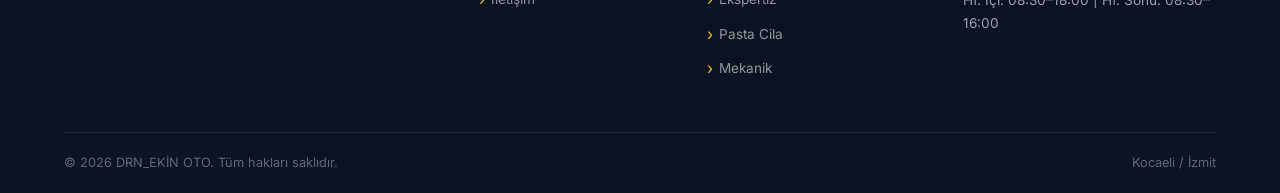
<file: galeri.html>
﻿<!DOCTYPE html>
<html lang="tr" data-tablet-nav="balanced">
<head>
  <meta charset="UTF-8">
  <meta http-equiv="Content-Type" content="text/html; charset=UTF-8">
  <meta name="viewport" content="width=device-width, initial-scale=1.0">
  <meta name="description" content="DRN_EKİN OTO galeri - Servisimizden kareler, bakım ve onarım çalışmalarımız.">
  <title>Galeri | DRN_EKİN OTO</title>
  <link rel="preconnect" href="https://fonts.googleapis.com">
  <link rel="preconnect" href="https://fonts.gstatic.com" crossorigin>
  <link href="https://fonts.googleapis.com/css2?family=Montserrat:wght@400;500;600;700;800&family=Inter:wght@300;400;500;600&family=Playfair+Display:wght@700;800&display=swap" rel="stylesheet">
  <link rel="stylesheet" href="https://cdnjs.cloudflare.com/ajax/libs/font-awesome/6.5.0/css/all.min.css">
  <link rel="stylesheet" href="css/style.css?v=30">
  <style>
    /* Photo gallery items */
    .gallery-item img {
      width: 100%;
      height: 100%;
      object-fit: cover;
      display: block;
      transition: transform 0.4s ease;
    }
    .gallery-inner.has-photo {
      background: none !important;
      padding: 0;
      display: block;
      height: 100%;
    }
    .gallery-item:hover img {
      transform: scale(1.08);
    }
    .gallery-item {
      position: relative;
    }
    .gallery-inner-label-photo {
      display: none;
    }
  </style>

  <link rel="icon" href="favicon.ico?v=20260802b" sizes="16x16">
  <link rel="icon" href="images/favicon.svg?v=20260802b" type="image/svg+xml">
  <link rel="apple-touch-icon" href="images/apple-touch-icon.png?v=20260802b">
  <link rel="manifest" href="site.webmanifest?v=20260802b">
  <meta property="og:image" content="https://drnekinotoizmit.com/images/og-gorsel-1200x630.webp?v=20260802b">
  <meta property="og:image:width" content="1200">
  <meta property="og:image:height" content="630">
  <meta property="og:image:alt" content="DRN_EKİN OTO SERVİS HİZMETLERİ — Kocaeli İzmit hasar onarım merkezi">
  <meta name="twitter:card" content="summary_large_image">
  <meta name="twitter:image" content="https://drnekinotoizmit.com/images/og-gorsel-1200x630.webp?v=20260802b">
  <!-- Google Analytics -->
  <script async src="https://www.googletagmanager.com/gtag/js?id=G-1234567890"></script>
  <script>
    window.dataLayer = window.dataLayer || [];
    function gtag(){dataLayer.push(arguments);}
    gtag('js', new Date());
    gtag('config', 'G-1234567890');
  </script>
  <!-- Schema Markup -->
  <script type="application/ld+json">
  {
    "@context": "https://schema.org",
    "@type": "AutoRepair",
    "name": "DRN_EKİN OTO SERVİS HİZMETLERİ",
    "image": "https://drnekinotoizmit.com/images/og-gorsel-1200x630.webp?v=20260802b",
    "@id": "https://drnekinotoizmit.com",
    "url": "https://drnekinotoizmit.com",
    "telephone": ["+905448500802", "+905533034394"],
    "address": {
      "@type": "PostalAddress",
      "streetAddress": "Sanayi Mah. D130 Karayolu Cad. No:123",
      "addressLocality": "İzmit",
      "addressRegion": "Kocaeli",
      "addressCountry": "TR"
    }
  }
  </script>
</head>
<body>

  <!-- TOP INFO BAR -->
  <div class="topbar">
    <div class="container">
      <div class="topbar-left">
        <span class="topbar-item"><i class="fa-solid fa-location-dot"></i> Sanayi Mah. D130 Karayolu Cad. No:123, Kocaeli / İzmit</span>
        <span class="topbar-divider"></span>
        <span class="topbar-item"><i class="fa-solid fa-clock"></i> Hf. İçi: 08:30–18:00 &nbsp;|&nbsp; Hf. Sonu: 08:30–16:00</span>
      </div>
      <div class="topbar-right">
        <a href="tel:+905448500802" class="topbar-phone"><i class="fa-solid fa-phone"></i> 0544 850 08 02</a>
      </div>
    </div>
  </div>

  <!-- NAVBAR -->
  <nav class="navbar" id="navbar">
    <div class="container">
      <a href="index.html" class="navbar-logo" aria-label="DRN_EKİN OTO SERVİS HİZMETLERİ — ana sayfa">
        <img src="images/logo-yatay-sade-720.webp?v=20260802b" alt="" class="logo-img" width="274" height="52"
             srcset="images/logo-yatay-sade-480.webp?v=20260802b 480w, images/logo-yatay-sade-720.webp?v=20260802b 720w, images/logo-yatay-sade-1200.webp?v=20260802b 1200w"
             sizes="274px" decoding="async" fetchpriority="high">
      </a>
      <ul class="nav-links">
        <li><a href="index.html">Ana Sayfa</a></li>
        <li><a href="hakkimizda.html">Hakkımızda</a></li>
        <li><a href="hizmetler.html">Hizmetler</a></li>
        <li><a href="galeri.html" class="active">Galeri</a></li>
        <li><a href="blog.html">Blog</a></li>
        <li><a href="sss.html">S.S.S.</a></li>
        <li><a href="iletisim.html">İletişim</a></li>
      </ul>
      <div class="nav-cta-wrapper">
        <a href="randevu.html" class="btn btn-primary"><i class="fa-solid fa-calendar-check"></i> Randevu Al</a>
      </div>
      <button class="hamburger" id="hamburger" aria-label="Menüyü aç">
        <span></span><span></span><span></span>
      </button>
    </div>
    <div class="mobile-nav" id="mobileNav">
      <div class="mobile-nav-brand">
        <img src="images/logo-dikey-500.webp?v=20260802b" alt="DRN_EKİN OTO SERVİS HİZMETLERİ" class="mobile-nav-logo" width="500" height="229" decoding="async">
      </div>
      <ul>
        <li><a href="index.html">Ana Sayfa</a></li>
        <li><a href="hakkimizda.html">Hakkımızda</a></li>
        <li><a href="hizmetler.html">Hizmetler</a></li>
        <li><a href="galeri.html">Galeri</a></li>
        <li><a href="blog.html">Blog</a></li>
        <li><a href="sss.html">S.S.S.</a></li>
        <li><a href="iletisim.html">İletişim</a></li>
      </ul></div>
  </nav>

  <!-- PAGE HEADER -->
  <section class="page-header">
    <div class="page-header-content">
      <div class="page-header-logo-wrap">
        <img src="images/logo-dikey-500.webp?v=20260802b" alt="DRN_EKİN OTO SERVİS HİZMETLERİ" class="page-header-logo" width="500" height="229" decoding="async">
      </div>
      <h1>Galeri</h1>
      <div class="breadcrumb">
        <a href="index.html">Ana Sayfa</a>
        <span class="sep"><i class="fa-solid fa-chevron-right"></i></span>
        <span class="current">Galeri</span>
      </div>
    </div>
  </section>

  <!-- GALERİ -->
  <section class="section">
    <div class="container">
      <div class="section-header reveal">
        <span class="section-tag">Çalışmalarımız</span>
        <h2 class="section-title">Servisimizden <span class="text-red">Kareler</span></h2>
        <p class="section-desc">Gerçekleştirdiğimiz bakım ve onarım çalışmalarından seçmeler.</p>
      </div>

      <div class="gallery-filter reveal">
        <button class="filter-btn active" data-filter="all">Tümü</button>
        <button class="filter-btn" data-filter="bakim">Bakım</button>
        <button class="filter-btn" data-filter="kaporta">Kaporta &amp; Boya</button>
        <button class="filter-btn" data-filter="elektrik">Elektrik</button>
        <button class="filter-btn" data-filter="pdr">PDR</button>
        <button class="filter-btn" data-filter="diger">Diğer</button>
      </div>

      <!-- Kareler api/galeri.php'den gelir. Durum mesajı carousel'in DIŞINDA
           ayrı bir role="status" elemanında: track canlı bölge olsaydı ekran
           okuyucu her yüklemede tüm karelerin başlığını baştan okurdu. -->
      <p class="state-note" id="galleryState" role="status" hidden></p>

      <div class="gallery-carousel-wrap">
        <button class="gallery-car-btn gallery-car-prev" aria-label="Önceki"><i class="fa-solid fa-chevron-left"></i></button>
        <div class="gallery-carousel-overflow">
        <div class="gallery-carousel-track" id="galleryTrack">
          <noscript>
            <p class="state-note">Galeriyi görüntüleyebilmek için tarayıcınızda JavaScript'in açık olması gerekir. Çalışmalarımızı görmek için bizi <a href="tel:+905448500802">0544 850 08 02</a> numarasından arayabilirsiniz.</p>
          </noscript>
        </div>
        </div>
        <button class="gallery-car-btn gallery-car-next" aria-label="Sonraki"><i class="fa-solid fa-chevron-right"></i></button>
      </div>
      <div class="gallery-car-dots" id="galleryDots"></div>

    </div>
  </section>

  <!-- CTA -->
  <section class="cta-section">
    <div class="container">
      <h2 class="reveal">Randevunuzu Alın</h2>
      <p class="reveal">Aracınızın bakımı için hemen randevu oluşturun.</p>
      <div class="cta-btns reveal">
        <a href="randevu.html" class="btn btn-dark btn-lg"><i class="fa-solid fa-calendar-check"></i> Online Randevu</a>
        <a href="tel:+905448500802" class="btn btn-outline btn-lg"><i class="fa-solid fa-phone"></i> 0544 850 08 02</a>
      </div>
    </div>
  </section>

  <!-- FOOTER -->
  <footer class="footer">
    <div class="container">
      <div class="footer-grid">
        <div class="footer-brand">
          <div class="footer-text-logo"><img src="images/logo-ana-640.webp?v=20260802b" alt="" class="footer-logo-img" width="640" height="158" decoding="async"></div>
          <p>Kocaeli İzmit'de profesyonel otomotiv bakım ve onarım hizmetleri.</p>
          <div class="social-links">
            <a href="https://instagram.com" target="_blank" rel="noopener" class="social-link"><i class="fa-brands fa-instagram"></i></a>
            <a href="https://instagram.com" target="_blank" rel="noopener" class="social-link"><i class="fa-brands fa-facebook-f"></i></a>
            <a href="https://wa.me/905448500802" target="_blank" rel="noopener" class="social-link" aria-label="WhatsApp"><i class="fa-brands fa-whatsapp"></i></a>
          </div>
        </div>
        <div class="footer-col">
          <h4>Sayfalar</h4>
          <ul class="footer-links">
            <li><a href="index.html">Ana Sayfa</a></li>
            <li><a href="hakkimizda.html">Hakkımızda</a></li>
            <li><a href="hizmetler.html">Hizmetler</a></li>
            <li><a href="galeri.html">Galeri</a></li>
            <li><a href="blog.html">Blog</a></li>
            <li><a href="sss.html">S.S.S.</a></li>
            <li><a href="iletisim.html">İletişim</a></li>
          </ul>
        </div>
        <div class="footer-col">
          <h4>Hizmetler</h4>
          <ul class="footer-links">
            <li><a href="hizmetler.html">Bakım</a></li>
            <li><a href="hizmetler.html">Kaporta</a></li>
            <li><a href="hizmetler.html">Boya Fırını</a></li>
            <li><a href="hizmetler.html">Elektrik</a></li>
            <li><a href="hizmetler.html">PDR</a></li>
            <li><a href="hizmetler.html">Rot – Balance</a></li>
            <li><a href="hizmetler.html">Ekspertiz</a></li>
            <li><a href="hizmetler.html">Pasta Cila</a></li>
            <li><a href="hizmetler.html">Mekanik</a></li>
          </ul>
        </div>
        <div class="footer-col">
          <h4>İletişim</h4>
          <div class="footer-contact-item">
            <i class="fa-solid fa-location-dot"></i>
            <div><strong>Adres</strong>Sanayi Mah. D130 Karayolu Cad. No:123<br>Kocaeli / İzmit</div>
          </div>
          <div class="footer-contact-item">
            <i class="fa-solid fa-phone"></i>
            <div><strong>Telefon</strong><a href="tel:+905448500802">0544 850 08 02</a><br><a href="tel:+905533034394">0553 303 43 94</a></div>
          </div>
          <div class="footer-contact-item">
            <i class="fa-solid fa-clock"></i>
            <div><strong>Çalışma Saatleri</strong>Hf. İçi: 08:30–18:00 | Hf. Sonu: 08:30–16:00</div>
          </div>
        </div>
      </div>
      <div class="footer-bottom">
        <p>© <script>document.write(new Date().getFullYear())</script> DRN_EKİN OTO. Tüm hakları saklıdır.</p>
        <p>Kocaeli / İzmit</p>
      </div>
    </div>
  </footer>

  <script src="js/main.js?v=18"></script>
</body>
</html>
</file>
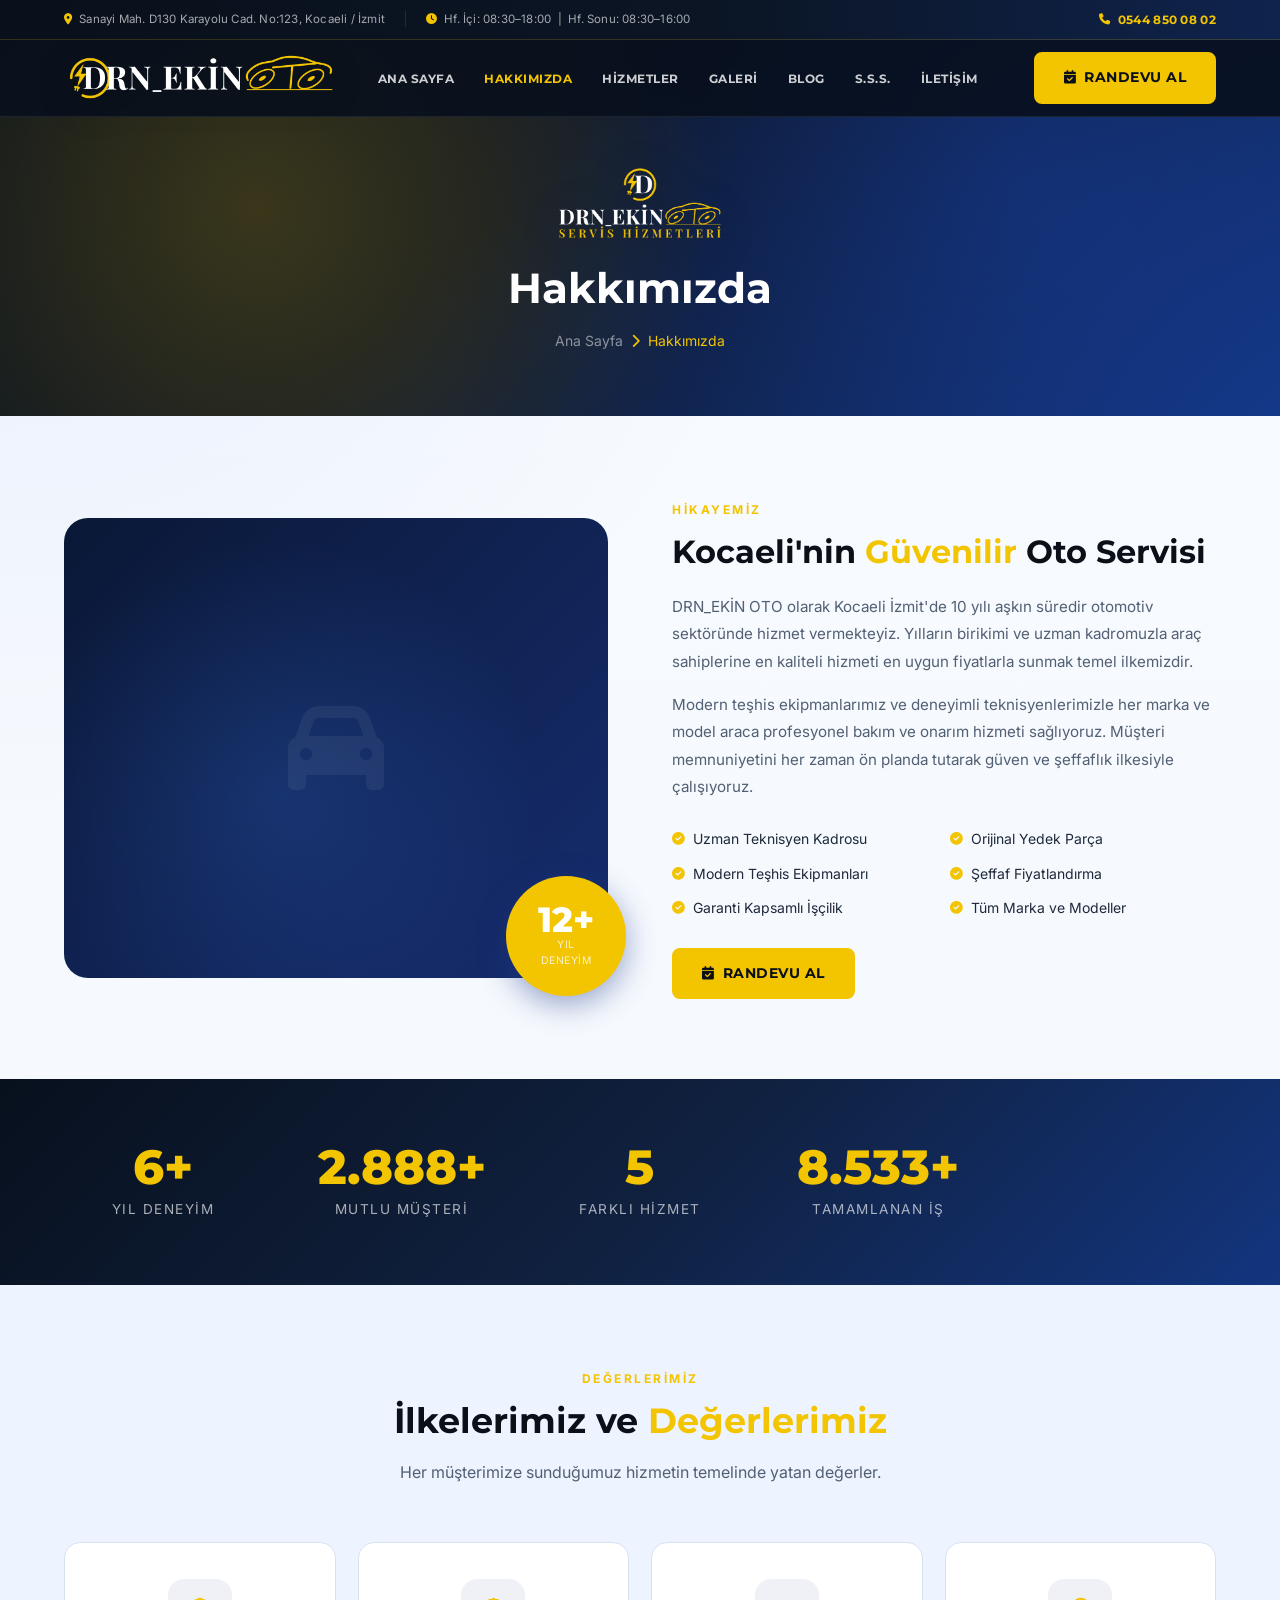
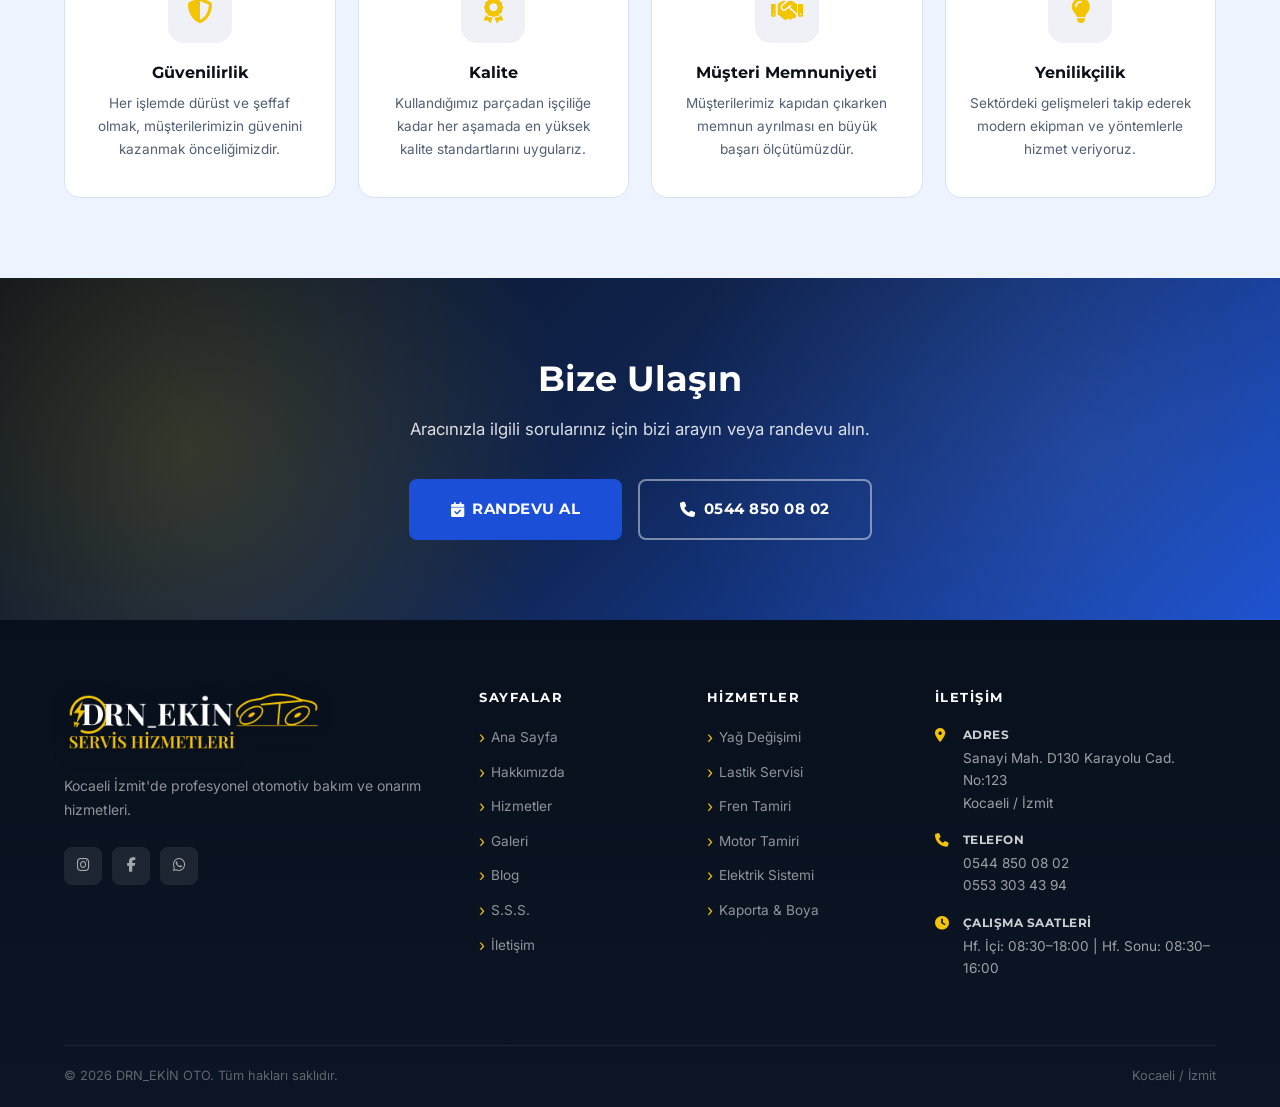
<file: hakkimizda.html>
﻿<!DOCTYPE html>
<html lang="tr" data-tablet-nav="balanced">
<head>
  <meta charset="UTF-8">
  <meta http-equiv="Content-Type" content="text/html; charset=UTF-8">
  <meta name="viewport" content="width=device-width, initial-scale=1.0">
  <meta name="description" content="DRN_EKİN OTO hakkında bilgi edinin. Kocaeli İzmit'de 10 yılı aşkın deneyimle profesyonel otomotiv hizmetleri.">
  <title>Hakkımızda | DRN_EKİN OTO</title>
  <meta property="og:title" content="Hakkımızda | DRN_EKİN OTO">
  <meta property="og:description" content="Kocaeli İzmit'te 10+ yıllık deneyimle güvenilir otomotiv bakım ve onarım.">
  <meta property="og:type" content="website">
  <meta property="og:locale" content="tr_TR">
  <meta property="og:url" content="https://drnekinotoizmit.com/hakkimizda.html">
  <link rel="preconnect" href="https://fonts.googleapis.com">
  <link rel="preconnect" href="https://fonts.gstatic.com" crossorigin>
  <link href="https://fonts.googleapis.com/css2?family=Montserrat:wght@400;500;600;700;800&family=Inter:wght@300;400;500;600&family=Playfair+Display:wght@700;800&display=swap" rel="stylesheet">
  <link rel="stylesheet" href="https://cdnjs.cloudflare.com/ajax/libs/font-awesome/6.5.0/css/all.min.css">
  <link rel="stylesheet" href="css/style.css?v=30">

  <link rel="icon" href="favicon.ico?v=20260802b" sizes="16x16">
  <link rel="icon" href="images/favicon.svg?v=20260802b" type="image/svg+xml">
  <link rel="apple-touch-icon" href="images/apple-touch-icon.png?v=20260802b">
  <link rel="manifest" href="site.webmanifest?v=20260802b">
  <meta property="og:image" content="https://drnekinotoizmit.com/images/og-gorsel-1200x630.webp?v=20260802b">
  <meta property="og:image:width" content="1200">
  <meta property="og:image:height" content="630">
  <meta property="og:image:alt" content="DRN_EKİN OTO SERVİS HİZMETLERİ — Kocaeli İzmit hasar onarım merkezi">
  <meta name="twitter:card" content="summary_large_image">
  <meta name="twitter:image" content="https://drnekinotoizmit.com/images/og-gorsel-1200x630.webp?v=20260802b">
  <!-- Google Analytics -->
  <script async src="https://www.googletagmanager.com/gtag/js?id=G-1234567890"></script>
  <script>
    window.dataLayer = window.dataLayer || [];
    function gtag(){dataLayer.push(arguments);}
    gtag('js', new Date());
    gtag('config', 'G-1234567890');
  </script>
  <!-- Schema Markup -->
  <script type="application/ld+json">
  {
    "@context": "https://schema.org",
    "@type": "AutoRepair",
    "name": "DRN_EKİN OTO SERVİS HİZMETLERİ",
    "image": "https://drnekinotoizmit.com/images/og-gorsel-1200x630.webp?v=20260802b",
    "@id": "https://drnekinotoizmit.com",
    "url": "https://drnekinotoizmit.com",
    "telephone": ["+905448500802", "+905533034394"],
    "address": {
      "@type": "PostalAddress",
      "streetAddress": "Sanayi Mah. D130 Karayolu Cad. No:123",
      "addressLocality": "İzmit",
      "addressRegion": "Kocaeli",
      "addressCountry": "TR"
    }
  }
  </script>
</head>
<body>

  <!-- TOP INFO BAR -->
  <div class="topbar">
    <div class="container">
      <div class="topbar-left">
        <span class="topbar-item"><i class="fa-solid fa-location-dot"></i> Sanayi Mah. D130 Karayolu Cad. No:123, Kocaeli / İzmit</span>
        <span class="topbar-divider"></span>
        <span class="topbar-item"><i class="fa-solid fa-clock"></i> Hf. İçi: 08:30–18:00 &nbsp;|&nbsp; Hf. Sonu: 08:30–16:00</span>
      </div>
      <div class="topbar-right">
        <a href="tel:+905448500802" class="topbar-phone"><i class="fa-solid fa-phone"></i> 0544 850 08 02</a>
      </div>
    </div>
  </div>

  <!-- NAVBAR -->
  <nav class="navbar" id="navbar">
    <div class="container">
      <a href="index.html" class="navbar-logo" aria-label="DRN_EKİN OTO SERVİS HİZMETLERİ — ana sayfa">
        <img src="images/logo-yatay-sade-720.webp?v=20260802b" alt="" class="logo-img" width="274" height="52"
             srcset="images/logo-yatay-sade-480.webp?v=20260802b 480w, images/logo-yatay-sade-720.webp?v=20260802b 720w, images/logo-yatay-sade-1200.webp?v=20260802b 1200w"
             sizes="274px" decoding="async" fetchpriority="high">
      </a>
      <ul class="nav-links">
        <li><a href="index.html">Ana Sayfa</a></li>
        <li><a href="hakkimizda.html" class="active">Hakkımızda</a></li>
        <li><a href="hizmetler.html">Hizmetler</a></li>
        <li><a href="galeri.html">Galeri</a></li>
        <li><a href="blog.html">Blog</a></li>
        <li><a href="sss.html">S.S.S.</a></li>
        <li><a href="iletisim.html">İletişim</a></li>
      </ul>
      <div class="nav-cta-wrapper">
        <a href="randevu.html" class="btn btn-primary">
          <i class="fa-solid fa-calendar-check"></i> Randevu Al
        </a>
      </div>
      <button class="hamburger" id="hamburger" aria-label="Menüyü aç">
        <span></span><span></span><span></span>
      </button>
    </div>
    <div class="mobile-nav" id="mobileNav">
      <div class="mobile-nav-brand">
        <img src="images/logo-dikey-500.webp?v=20260802b" alt="DRN_EKİN OTO SERVİS HİZMETLERİ" class="mobile-nav-logo" width="500" height="229" decoding="async">
      </div>
      <ul>
        <li><a href="index.html">Ana Sayfa</a></li>
        <li><a href="hakkimizda.html">Hakkımızda</a></li>
        <li><a href="hizmetler.html">Hizmetler</a></li>
        <li><a href="galeri.html">Galeri</a></li>
        <li><a href="blog.html">Blog</a></li>
        <li><a href="sss.html">S.S.S.</a></li>
        <li><a href="iletisim.html">İletişim</a></li>
      </ul></div>
  </nav>

  <!-- PAGE HEADER -->
  <section class="page-header">
    <div class="page-header-content">
      <div class="page-header-logo-wrap">
        <img src="images/logo-dikey-500.webp?v=20260802b" alt="DRN_EKİN OTO SERVİS HİZMETLERİ" class="page-header-logo" width="500" height="229" decoding="async">
      </div>
      <h1>Hakkımızda</h1>
      <div class="breadcrumb">
        <a href="index.html">Ana Sayfa</a>
        <span class="sep"><i class="fa-solid fa-chevron-right"></i></span>
        <span class="current">Hakkımızda</span>
      </div>
    </div>
  </section>

  <!-- HAKKIMIZDA GİRİŞ -->
  <section class="section">
    <div class="container">
      <div class="about-intro">
        <div class="about-img-wrap reveal">
          <div class="img-placeholder">
            <i class="fa-solid fa-car"></i>
          </div>
          <div class="years-badge">
            <span class="num">12+</span>
            <span class="lbl">Yıl<br>Deneyim</span>
          </div>
        </div>
        <div class="about-content reveal">
          <span class="section-tag">Hikayemiz</span>
          <h2>Kocaeli'nin <span class="text-red">Güvenilir</span> Oto Servisi</h2>
          <p>DRN_EKİN OTO olarak Kocaeli İzmit'de 10 yılı aşkın süredir otomotiv sektöründe hizmet vermekteyiz. Yılların birikimi ve uzman kadromuzla araç sahiplerine en kaliteli hizmeti en uygun fiyatlarla sunmak temel ilkemizdir.</p>
          <p>Modern teşhis ekipmanlarımız ve deneyimli teknisyenlerimizle her marka ve model araca profesyonel bakım ve onarım hizmeti sağlıyoruz. Müşteri memnuniyetini her zaman ön planda tutarak güven ve şeffaflık ilkesiyle çalışıyoruz.</p>
          <div class="about-checklist">
            <div class="check-item"><i class="fa-solid fa-circle-check"></i> Uzman Teknisyen Kadrosu</div>
            <div class="check-item"><i class="fa-solid fa-circle-check"></i> Orijinal Yedek Parça</div>
            <div class="check-item"><i class="fa-solid fa-circle-check"></i> Modern Teşhis Ekipmanları</div>
            <div class="check-item"><i class="fa-solid fa-circle-check"></i> Şeffaf Fiyatlandırma</div>
            <div class="check-item"><i class="fa-solid fa-circle-check"></i> Garanti Kapsamlı İşçilik</div>
            <div class="check-item"><i class="fa-solid fa-circle-check"></i> Tüm Marka ve Modeller</div>
          </div>
          <a href="randevu.html" class="btn btn-primary">
            <i class="fa-solid fa-calendar-check"></i> Randevu Al
          </a>
        </div>
      </div>
    </div>
  </section>

  <!-- İSTATİSTİKLER -->
  <section class="stats-section">
    <div class="container">
      <div class="stats-grid">
        <div>
          <div class="stat-number" data-count="12" data-suffix="+">12+</div>
          <div class="stat-label">Yıl Deneyim</div>
        </div>
        <div>
          <div class="stat-number" data-count="5000" data-suffix="+">5000+</div>
          <div class="stat-label">Mutlu Müşteri</div>
        </div>
        <div>
          <div class="stat-number" data-count="9">9</div>
          <div class="stat-label">Farklı Hizmet</div>
        </div>
        <div>
          <div class="stat-number" data-count="15000" data-suffix="+">15000+</div>
          <div class="stat-label">Tamamlanan İş</div>
        </div>
      </div>
    </div>
  </section>

  <!-- DEĞERLERİMİZ -->
  <section class="section bg-light">
    <div class="container">
      <div class="section-header reveal">
        <span class="section-tag">Değerlerimiz</span>
        <h2 class="section-title">İlkelerimiz ve <span class="text-red">Değerlerimiz</span></h2>
        <p class="section-desc">Her müşterimize sunduğumuz hizmetin temelinde yatan değerler.</p>
      </div>
      <div class="values-grid">
        <div class="value-card reveal reveal-d1">
          <div class="value-icon"><i class="fa-solid fa-shield-halved"></i></div>
          <h3>Güvenilirlik</h3>
          <p>Her işlemde dürüst ve şeffaf olmak, müşterilerimizin güvenini kazanmak önceliğimizdir.</p>
        </div>
        <div class="value-card reveal reveal-d2">
          <div class="value-icon"><i class="fa-solid fa-award"></i></div>
          <h3>Kalite</h3>
          <p>Kullandığımız parçadan işçiliğe kadar her aşamada en yüksek kalite standartlarını uygularız.</p>
        </div>
        <div class="value-card reveal reveal-d3">
          <div class="value-icon"><i class="fa-solid fa-handshake"></i></div>
          <h3>Müşteri Memnuniyeti</h3>
          <p>Müşterilerimiz kapıdan çıkarken memnun ayrılması en büyük başarı ölçütümüzdür.</p>
        </div>
        <div class="value-card reveal reveal-d4">
          <div class="value-icon"><i class="fa-solid fa-lightbulb"></i></div>
          <h3>Yenilikçilik</h3>
          <p>Sektördeki gelişmeleri takip ederek modern ekipman ve yöntemlerle hizmet veriyoruz.</p>
        </div>
      </div>
    </div>
  </section>

  <!-- CTA -->
  <section class="cta-section">
    <div class="container">
      <h2 class="reveal">Bize Ulaşın</h2>
      <p class="reveal">Aracınızla ilgili sorularınız için bizi arayın veya randevu alın.</p>
      <div class="cta-btns reveal">
        <a href="randevu.html" class="btn btn-dark btn-lg">
          <i class="fa-solid fa-calendar-check"></i> Randevu Al
        </a>
        <a href="tel:+905448500802" class="btn btn-outline btn-lg">
          <i class="fa-solid fa-phone"></i> 0544 850 08 02
        </a>
      </div>
    </div>
  </section>

  <!-- FOOTER -->
  <footer class="footer">
    <div class="container">
      <div class="footer-grid">
        <div class="footer-brand">
          <div class="footer-text-logo"><img src="images/logo-ana-640.webp?v=20260802b" alt="" class="footer-logo-img" width="640" height="158" decoding="async"></div>
          <p>Kocaeli İzmit'de profesyonel otomotiv bakım ve onarım hizmetleri.</p>
          <div class="social-links">
            <a href="https://instagram.com" target="_blank" rel="noopener" class="social-link"><i class="fa-brands fa-instagram"></i></a>
            <a href="https://instagram.com" target="_blank" rel="noopener" class="social-link"><i class="fa-brands fa-facebook-f"></i></a>
            <a href="https://wa.me/905448500802" target="_blank" rel="noopener" class="social-link" aria-label="WhatsApp"><i class="fa-brands fa-whatsapp"></i></a>
          </div>
        </div>
        <div class="footer-col">
          <h4>Sayfalar</h4>
          <ul class="footer-links">
            <li><a href="index.html">Ana Sayfa</a></li>
            <li><a href="hakkimizda.html">Hakkımızda</a></li>
            <li><a href="hizmetler.html">Hizmetler</a></li>
            <li><a href="galeri.html">Galeri</a></li>
            <li><a href="blog.html">Blog</a></li>
            <li><a href="sss.html">S.S.S.</a></li>
            <li><a href="iletisim.html">İletişim</a></li>
          </ul>
        </div>
        <div class="footer-col">
          <h4>Hizmetler</h4>
          <ul class="footer-links">
            <li><a href="hizmetler.html">Yağ Değişimi</a></li>
            <li><a href="hizmetler.html">Lastik Servisi</a></li>
            <li><a href="hizmetler.html">Fren Tamiri</a></li>
            <li><a href="hizmetler.html">Motor Tamiri</a></li>
            <li><a href="hizmetler.html">Elektrik Sistemi</a></li>
            <li><a href="hizmetler.html">Kaporta &amp; Boya</a></li>
          </ul>
        </div>
        <div class="footer-col">
          <h4>İletişim</h4>
          <div class="footer-contact-item">
            <i class="fa-solid fa-location-dot"></i>
            <div><strong>Adres</strong>Sanayi Mah. D130 Karayolu Cad. No:123<br>Kocaeli / İzmit</div>
          </div>
          <div class="footer-contact-item">
            <i class="fa-solid fa-phone"></i>
            <div><strong>Telefon</strong><a href="tel:+905448500802">0544 850 08 02</a><br><a href="tel:+905533034394">0553 303 43 94</a></div>
          </div>
          <div class="footer-contact-item">
            <i class="fa-solid fa-clock"></i>
            <div><strong>Çalışma Saatleri</strong>Hf. İçi: 08:30–18:00 | Hf. Sonu: 08:30–16:00</div>
          </div>
        </div>
      </div>
      <div class="footer-bottom">
        <p>© <script>document.write(new Date().getFullYear())</script> DRN_EKİN OTO. Tüm hakları saklıdır.</p>
        <p>Kocaeli / İzmit</p>
      </div>
    </div>
  </footer>

  <script src="js/main.js?v=18"></script>
</body>
</html>
</file>
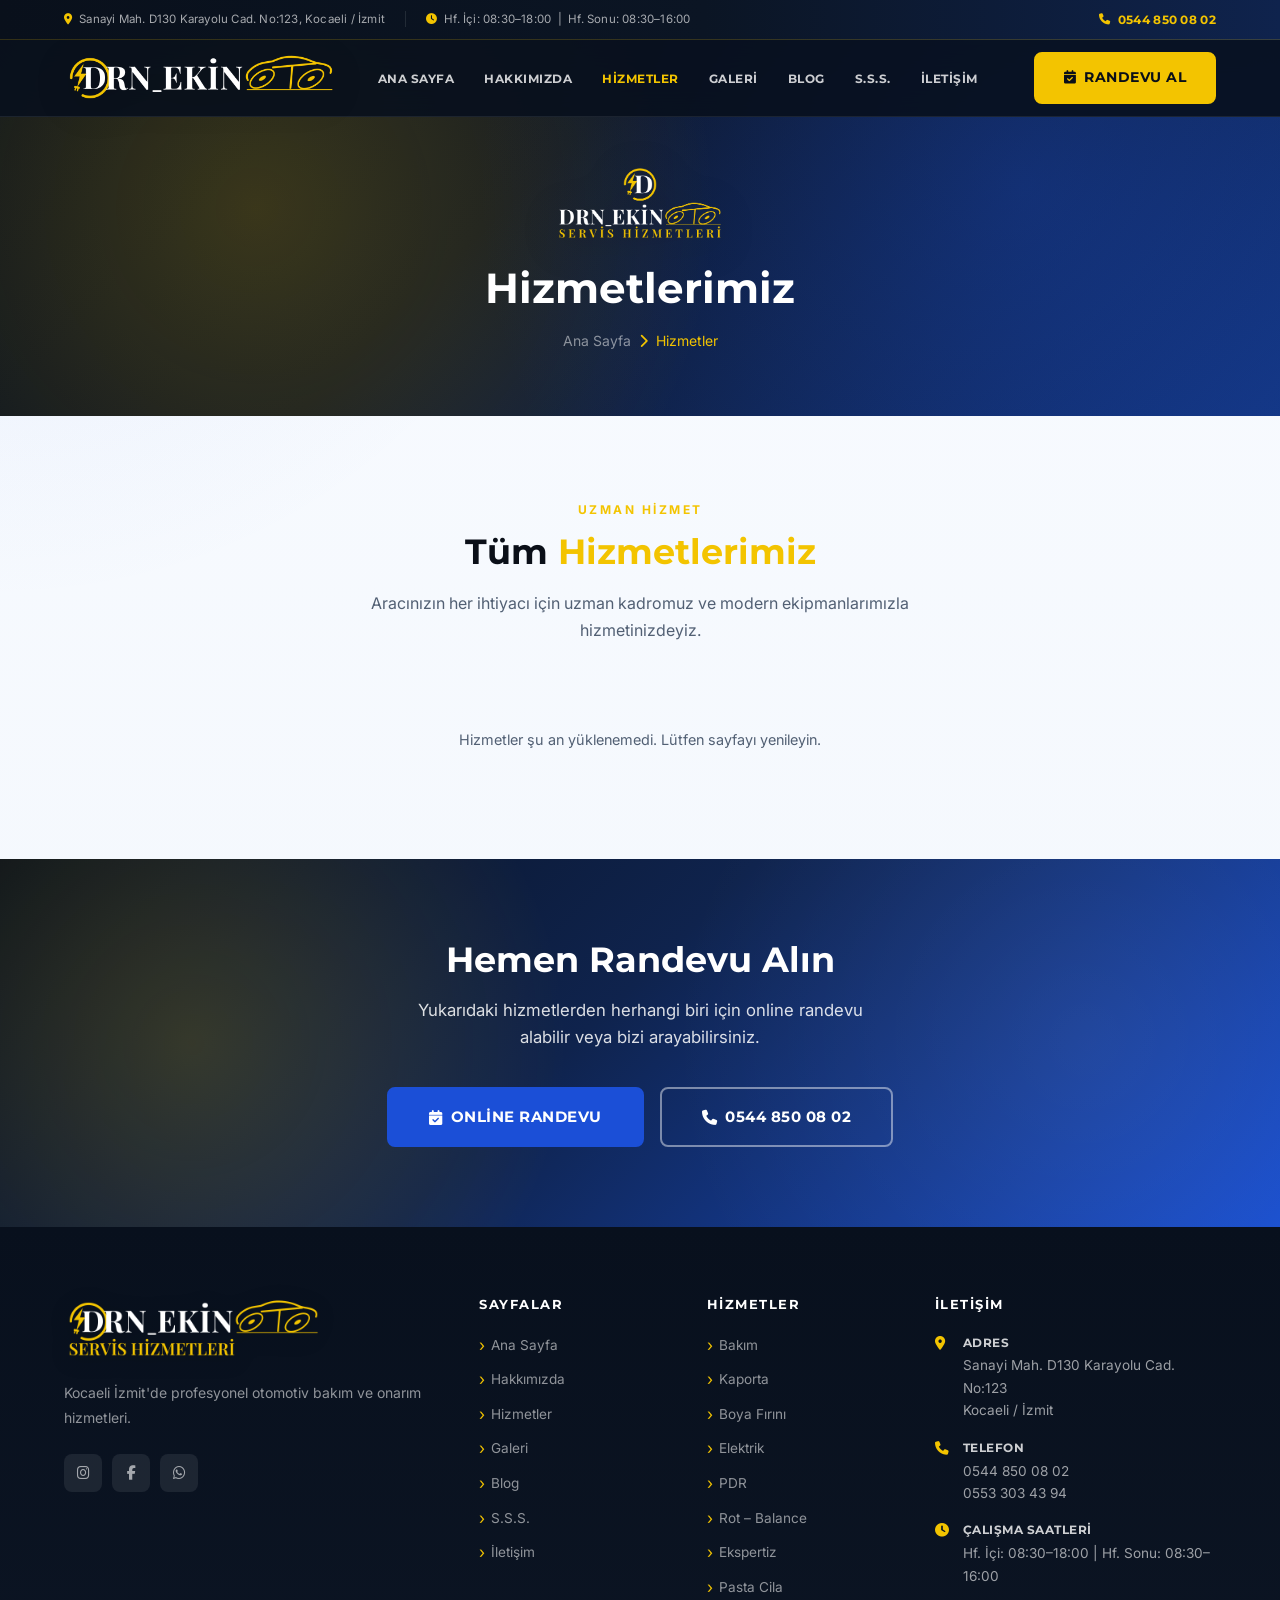
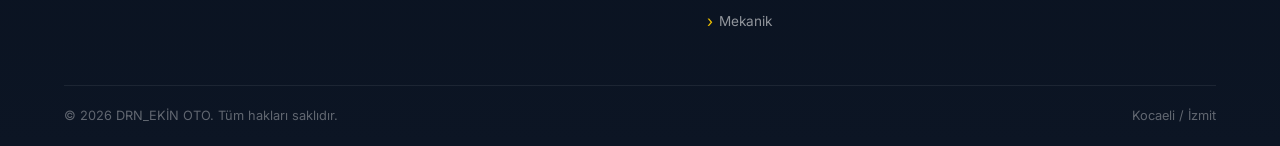
<file: hizmetler.html>
﻿<!DOCTYPE html>
<html lang="tr" data-tablet-nav="balanced">
<head>
  <meta charset="UTF-8">
  <meta http-equiv="Content-Type" content="text/html; charset=UTF-8">
  <meta name="viewport" content="width=device-width, initial-scale=1.0">
  <meta name="description" content="DRN_EKİN OTO hizmetleri: Bakım, kaporta, boya fırını, elektrik, PDR, rot-balance, ekspertiz, pasta cila ve mekanik hizmetleri.">
  <title>Hizmetler | DRN_EKİN OTO</title>
  <link rel="preconnect" href="https://fonts.googleapis.com">
  <link rel="preconnect" href="https://fonts.gstatic.com" crossorigin>
  <link href="https://fonts.googleapis.com/css2?family=Montserrat:wght@400;500;600;700;800&family=Inter:wght@300;400;500;600&family=Playfair+Display:wght@700;800&display=swap" rel="stylesheet">
  <link rel="stylesheet" href="https://cdnjs.cloudflare.com/ajax/libs/font-awesome/6.5.0/css/all.min.css">
  <link rel="stylesheet" href="css/style.css?v=30">
  <style>
    /* Service cards with image */
    .service-detail-card {
      overflow: hidden;
    }
    .service-detail-img {
      width: 100%;
      height: 200px;
      object-fit: cover;
      display: block;
      border-radius: 12px 12px 0 0;
      transition: transform 0.4s ease;
    }
    .service-detail-card:hover .service-detail-img {
      transform: scale(1.05);
    }
    .service-detail-img-wrap {
      overflow: hidden;
      border-radius: 12px 12px 0 0;
    }
  </style>

  <link rel="icon" href="favicon.ico?v=20260802b" sizes="16x16">
  <link rel="icon" href="images/favicon.svg?v=20260802b" type="image/svg+xml">
  <link rel="apple-touch-icon" href="images/apple-touch-icon.png?v=20260802b">
  <link rel="manifest" href="site.webmanifest?v=20260802b">
  <meta property="og:image" content="https://drnekinotoizmit.com/images/og-gorsel-1200x630.webp?v=20260802b">
  <meta property="og:image:width" content="1200">
  <meta property="og:image:height" content="630">
  <meta property="og:image:alt" content="DRN_EKİN OTO SERVİS HİZMETLERİ — Kocaeli İzmit hasar onarım merkezi">
  <meta name="twitter:card" content="summary_large_image">
  <meta name="twitter:image" content="https://drnekinotoizmit.com/images/og-gorsel-1200x630.webp?v=20260802b">
  <!-- Google Analytics -->
  <script async src="https://www.googletagmanager.com/gtag/js?id=G-1234567890"></script>
  <script>
    window.dataLayer = window.dataLayer || [];
    function gtag(){dataLayer.push(arguments);}
    gtag('js', new Date());
    gtag('config', 'G-1234567890');
  </script>
  <!-- Schema Markup -->
  <script type="application/ld+json">
  {
    "@context": "https://schema.org",
    "@type": "AutoRepair",
    "name": "DRN_EKİN OTO SERVİS HİZMETLERİ",
    "image": "https://drnekinotoizmit.com/images/og-gorsel-1200x630.webp?v=20260802b",
    "@id": "https://drnekinotoizmit.com",
    "url": "https://drnekinotoizmit.com",
    "telephone": ["+905448500802", "+905533034394"],
    "address": {
      "@type": "PostalAddress",
      "streetAddress": "Sanayi Mah. D130 Karayolu Cad. No:123",
      "addressLocality": "İzmit",
      "addressRegion": "Kocaeli",
      "addressCountry": "TR"
    }
  }
  </script>
</head>
<body>

  <!-- TOP INFO BAR -->
  <div class="topbar">
    <div class="container">
      <div class="topbar-left">
        <span class="topbar-item"><i class="fa-solid fa-location-dot"></i> Sanayi Mah. D130 Karayolu Cad. No:123, Kocaeli / İzmit</span>
        <span class="topbar-divider"></span>
        <span class="topbar-item"><i class="fa-solid fa-clock"></i> Hf. İçi: 08:30–18:00 &nbsp;|&nbsp; Hf. Sonu: 08:30–16:00</span>
      </div>
      <div class="topbar-right">
        <a href="tel:+905448500802" class="topbar-phone"><i class="fa-solid fa-phone"></i> 0544 850 08 02</a>
      </div>
    </div>
  </div>

  <!-- NAVBAR -->
  <nav class="navbar" id="navbar">
    <div class="container">
      <a href="index.html" class="navbar-logo" aria-label="DRN_EKİN OTO SERVİS HİZMETLERİ — ana sayfa">
        <img src="images/logo-yatay-sade-720.webp?v=20260802b" alt="" class="logo-img" width="274" height="52"
             srcset="images/logo-yatay-sade-480.webp?v=20260802b 480w, images/logo-yatay-sade-720.webp?v=20260802b 720w, images/logo-yatay-sade-1200.webp?v=20260802b 1200w"
             sizes="274px" decoding="async" fetchpriority="high">
      </a>
      <ul class="nav-links">
        <li><a href="index.html">Ana Sayfa</a></li>
        <li><a href="hakkimizda.html">Hakkımızda</a></li>
        <li><a href="hizmetler.html" class="active">Hizmetler</a></li>
        <li><a href="galeri.html">Galeri</a></li>
        <li><a href="blog.html">Blog</a></li>
        <li><a href="sss.html">S.S.S.</a></li>
        <li><a href="iletisim.html">İletişim</a></li>
      </ul>
      <div class="nav-cta-wrapper">
        <a href="randevu.html" class="btn btn-primary"><i class="fa-solid fa-calendar-check"></i> Randevu Al</a>
      </div>
      <button class="hamburger" id="hamburger" aria-label="Menüyü aç">
        <span></span><span></span><span></span>
      </button>
    </div>
    <div class="mobile-nav" id="mobileNav">
      <div class="mobile-nav-brand">
        <img src="images/logo-dikey-500.webp?v=20260802b" alt="DRN_EKİN OTO SERVİS HİZMETLERİ" class="mobile-nav-logo" width="500" height="229" decoding="async">
      </div>
      <ul>
        <li><a href="index.html">Ana Sayfa</a></li>
        <li><a href="hakkimizda.html">Hakkımızda</a></li>
        <li><a href="hizmetler.html">Hizmetler</a></li>
        <li><a href="galeri.html">Galeri</a></li>
        <li><a href="blog.html">Blog</a></li>
        <li><a href="sss.html">S.S.S.</a></li>
        <li><a href="iletisim.html">İletişim</a></li>
      </ul></div>
  </nav>

  <!-- PAGE HEADER -->
  <section class="page-header">
    <div class="page-header-content">
      <div class="page-header-logo-wrap">
        <img src="images/logo-dikey-500.webp?v=20260802b" alt="DRN_EKİN OTO SERVİS HİZMETLERİ" class="page-header-logo" width="500" height="229" decoding="async">
      </div>
      <h1>Hizmetlerimiz</h1>
      <div class="breadcrumb">
        <a href="index.html">Ana Sayfa</a>
        <span class="sep"><i class="fa-solid fa-chevron-right"></i></span>
        <span class="current">Hizmetler</span>
      </div>
    </div>
  </section>

  <!-- HİZMETLER -->
  <section class="section">
    <div class="container">
      <div class="section-header reveal">
        <span class="section-tag">Uzman Hizmet</span>
        <h2 class="section-title">Tüm <span class="text-red">Hizmetlerimiz</span></h2>
        <p class="section-desc">Aracınızın her ihtiyacı için uzman kadromuz ve modern ekipmanlarımızla hizmetinizdeyiz.</p>
      </div>
      <!-- Kartlar api/hizmetler.php'den gelir; panelden yapılan değişiklik
           hem bu sayfada hem anasayfada görünür. Durum mesajı listenin DIŞINDA
           ayrı bir role="status" elemanında: liste canlı bölge olsaydı ekran
           okuyucu her yüklemede on kartın tamamını baştan okurdu. -->
      <p class="state-note" id="servicesState" role="status" hidden></p>
      <div class="services-detail-grid" id="servicesGrid" data-variant="detail">
        <noscript>
          <p class="state-note">Hizmetlerimizi görüntüleyebilmek için tarayıcınızda JavaScript'in açık olması gerekir. Bize <a href="tel:+905448500802">0544 850 08 02</a> numarasından ulaşabilirsiniz.</p>
        </noscript>
      </div>
    </div>
  </section>

  <!-- CTA -->
  <section class="cta-section">
    <div class="container">
      <h2 class="reveal">Hemen Randevu Alın</h2>
      <p class="reveal">Yukarıdaki hizmetlerden herhangi biri için online randevu alabilir veya bizi arayabilirsiniz.</p>
      <div class="cta-btns reveal">
        <a href="randevu.html" class="btn btn-dark btn-lg"><i class="fa-solid fa-calendar-check"></i> Online Randevu</a>
        <a href="tel:+905448500802" class="btn btn-outline btn-lg"><i class="fa-solid fa-phone"></i> 0544 850 08 02</a>
      </div>
    </div>
  </section>

  <!-- FOOTER -->
  <footer class="footer">
    <div class="container">
      <div class="footer-grid">
        <div class="footer-brand">
          <div class="footer-text-logo"><img src="images/logo-ana-640.webp?v=20260802b" alt="" class="footer-logo-img" width="640" height="158" decoding="async"></div>
          <p>Kocaeli İzmit'de profesyonel otomotiv bakım ve onarım hizmetleri.</p>
          <div class="social-links">
            <a href="https://instagram.com" target="_blank" rel="noopener" class="social-link"><i class="fa-brands fa-instagram"></i></a>
            <a href="https://instagram.com" target="_blank" rel="noopener" class="social-link"><i class="fa-brands fa-facebook-f"></i></a>
            <a href="https://wa.me/905448500802" target="_blank" rel="noopener" class="social-link"><i class="fa-brands fa-whatsapp"></i></a>
          </div>
        </div>
        <div class="footer-col">
          <h4>Sayfalar</h4>
          <ul class="footer-links">
            <li><a href="index.html">Ana Sayfa</a></li>
            <li><a href="hakkimizda.html">Hakkımızda</a></li>
            <li><a href="hizmetler.html">Hizmetler</a></li>
            <li><a href="galeri.html">Galeri</a></li>
            <li><a href="blog.html">Blog</a></li>
            <li><a href="sss.html">S.S.S.</a></li>
            <li><a href="iletisim.html">İletişim</a></li>
          </ul>
        </div>
        <div class="footer-col">
          <h4>Hizmetler</h4>
          <ul class="footer-links">
            <li><a href="hizmetler.html">Bakım</a></li>
            <li><a href="hizmetler.html">Kaporta</a></li>
            <li><a href="hizmetler.html">Boya Fırını</a></li>
            <li><a href="hizmetler.html">Elektrik</a></li>
            <li><a href="hizmetler.html">PDR</a></li>
            <li><a href="hizmetler.html">Rot – Balance</a></li>
            <li><a href="hizmetler.html">Ekspertiz</a></li>
            <li><a href="hizmetler.html">Pasta Cila</a></li>
            <li><a href="hizmetler.html">Mekanik</a></li>
          </ul>
        </div>
        <div class="footer-col">
          <h4>İletişim</h4>
          <div class="footer-contact-item">
            <i class="fa-solid fa-location-dot"></i>
            <div><strong>Adres</strong>Sanayi Mah. D130 Karayolu Cad. No:123<br>Kocaeli / İzmit</div>
          </div>
          <div class="footer-contact-item">
            <i class="fa-solid fa-phone"></i>
            <div><strong>Telefon</strong><a href="tel:+905448500802">0544 850 08 02</a><br><a href="tel:+905533034394">0553 303 43 94</a></div>
          </div>
          <div class="footer-contact-item">
            <i class="fa-solid fa-clock"></i>
            <div><strong>Çalışma Saatleri</strong>Hf. İçi: 08:30–18:00 | Hf. Sonu: 08:30–16:00</div>
          </div>
        </div>
      </div>
      <div class="footer-bottom">
        <p>© <script>document.write(new Date().getFullYear())</script> DRN_EKİN OTO. Tüm hakları saklıdır.</p>
        <p>Kocaeli / İzmit</p>
      </div>
    </div>
  </footer>

  <script src="js/main.js?v=18"></script>
</body>
</html>
</file>
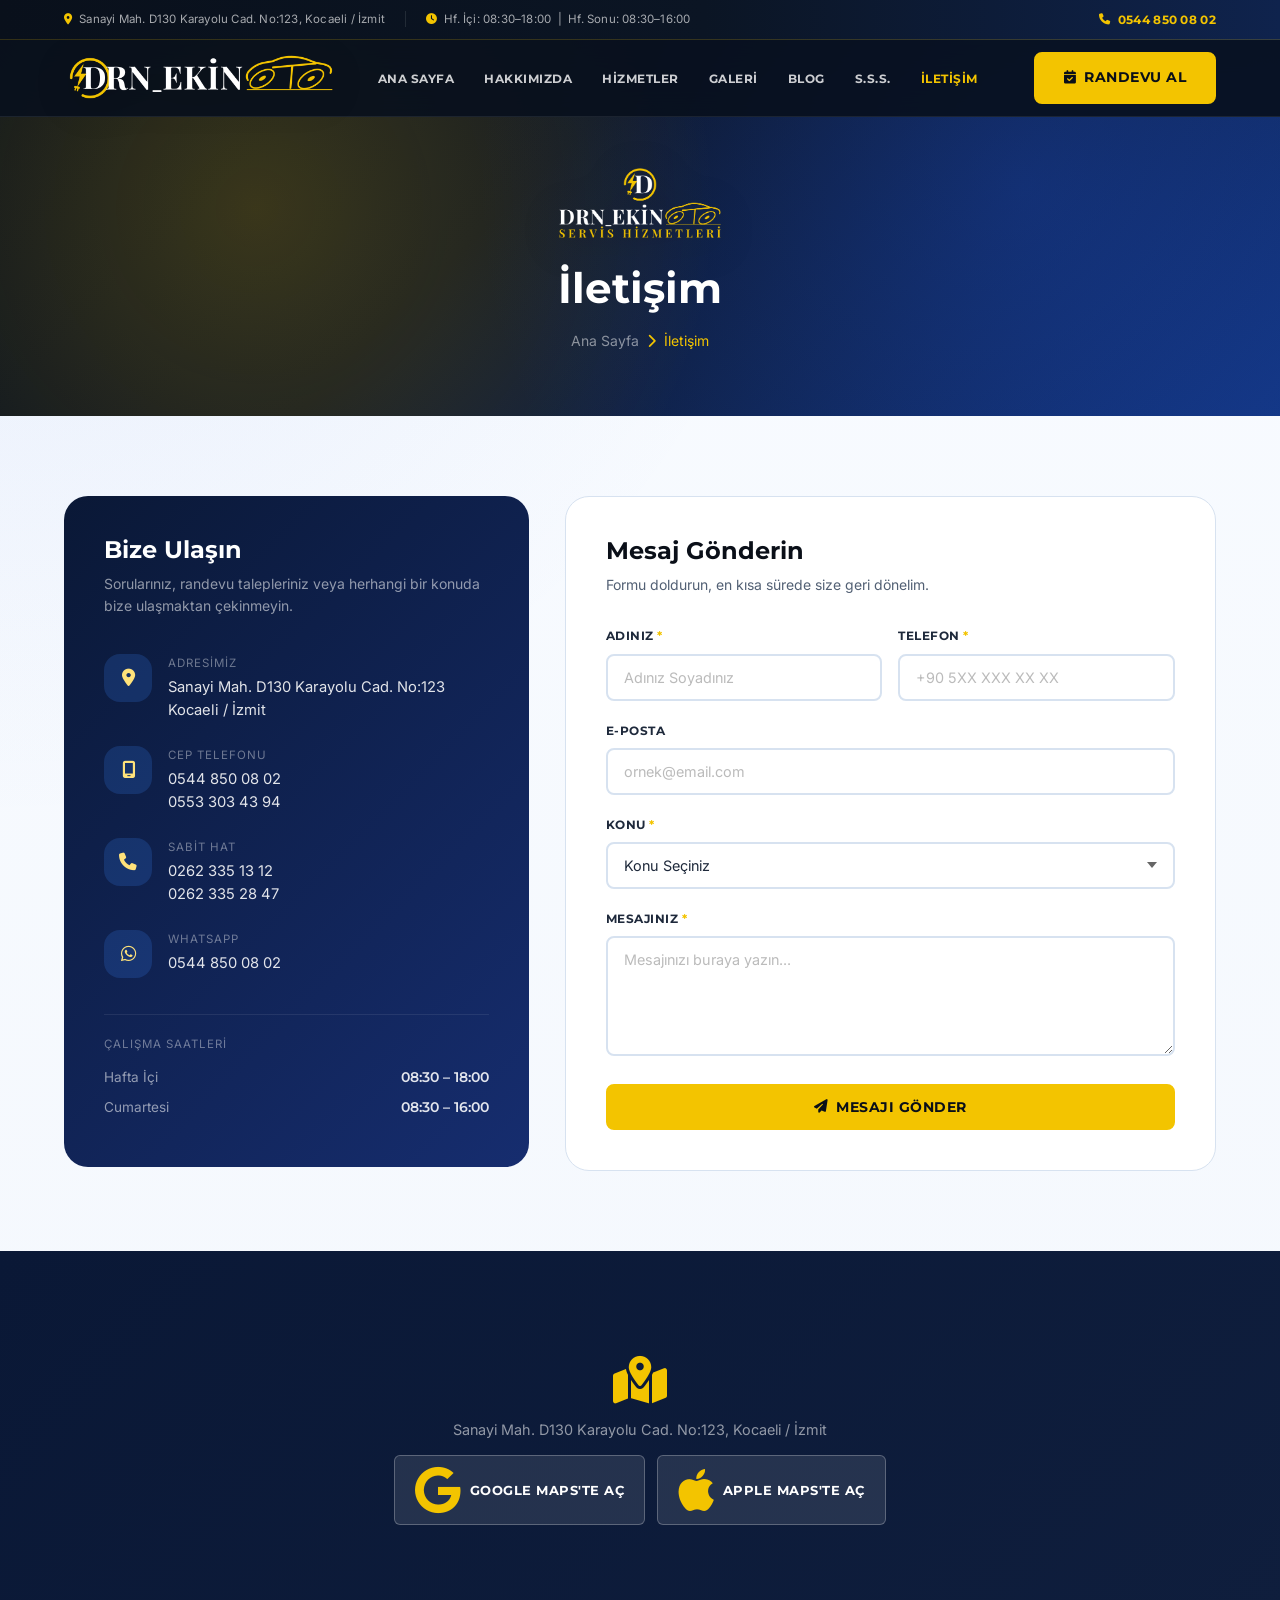
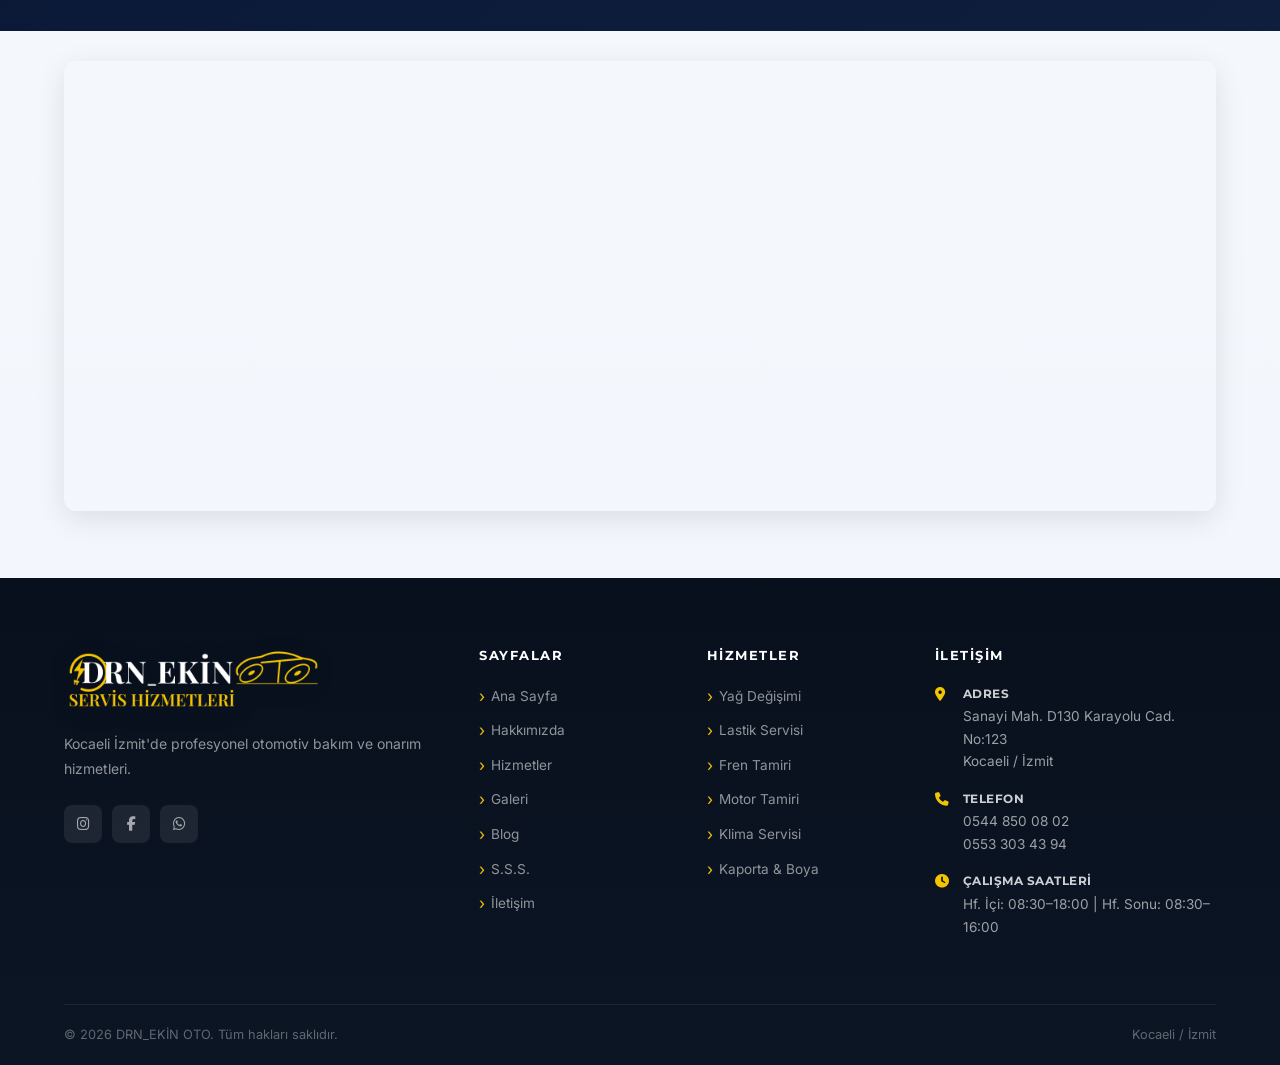
<file: iletisim.html>
﻿<!DOCTYPE html>
<html lang="tr" data-tablet-nav="balanced">
<head>
  <meta charset="UTF-8">
  <meta http-equiv="Content-Type" content="text/html; charset=UTF-8">
  <meta name="viewport" content="width=device-width, initial-scale=1.0">
  <meta name="description" content="DRN_EKİN OTO iletişim bilgileri. Sanayi Mah. D130 Karayolu Cad. No:123 Başiskele/Kocaeli. Tel: 0544 850 08 02">
  <title>İletişim | DRN_EKİN OTO</title>
  <link rel="preconnect" href="https://fonts.googleapis.com">
  <link rel="preconnect" href="https://fonts.gstatic.com" crossorigin>
  <link href="https://fonts.googleapis.com/css2?family=Montserrat:wght@400;500;600;700;800&family=Inter:wght@300;400;500;600&family=Playfair+Display:wght@700;800&display=swap" rel="stylesheet">
  <link rel="stylesheet" href="https://cdnjs.cloudflare.com/ajax/libs/font-awesome/6.5.0/css/all.min.css">
  <link rel="stylesheet" href="css/style.css?v=30">

  <link rel="icon" href="favicon.ico?v=20260802b" sizes="16x16">
  <link rel="icon" href="images/favicon.svg?v=20260802b" type="image/svg+xml">
  <link rel="apple-touch-icon" href="images/apple-touch-icon.png?v=20260802b">
  <link rel="manifest" href="site.webmanifest?v=20260802b">
  <meta property="og:image" content="https://drnekinotoizmit.com/images/og-gorsel-1200x630.webp?v=20260802b">
  <meta property="og:image:width" content="1200">
  <meta property="og:image:height" content="630">
  <meta property="og:image:alt" content="DRN_EKİN OTO SERVİS HİZMETLERİ — Kocaeli İzmit hasar onarım merkezi">
  <meta name="twitter:card" content="summary_large_image">
  <meta name="twitter:image" content="https://drnekinotoizmit.com/images/og-gorsel-1200x630.webp?v=20260802b">
  <!-- Google Analytics -->
  <script async src="https://www.googletagmanager.com/gtag/js?id=G-1234567890"></script>
  <script>
    window.dataLayer = window.dataLayer || [];
    function gtag(){dataLayer.push(arguments);}
    gtag('js', new Date());
    gtag('config', 'G-1234567890');
  </script>
  <!-- Schema Markup -->
  <script type="application/ld+json">
  {
    "@context": "https://schema.org",
    "@type": "AutoRepair",
    "name": "DRN_EKİN OTO SERVİS HİZMETLERİ",
    "image": "https://drnekinotoizmit.com/images/og-gorsel-1200x630.webp?v=20260802b",
    "@id": "https://drnekinotoizmit.com",
    "url": "https://drnekinotoizmit.com",
    "telephone": ["+905448500802", "+905533034394"],
    "address": {
      "@type": "PostalAddress",
      "streetAddress": "Sanayi Mah. D130 Karayolu Cad. No:123",
      "addressLocality": "İzmit",
      "addressRegion": "Kocaeli",
      "addressCountry": "TR"
    }
  }
  </script>
</head>
<body>

  <!-- TOP INFO BAR -->
  <div class="topbar">
    <div class="container">
      <div class="topbar-left">
        <span class="topbar-item"><i class="fa-solid fa-location-dot"></i> Sanayi Mah. D130 Karayolu Cad. No:123, Kocaeli / İzmit</span>
        <span class="topbar-divider"></span>
        <span class="topbar-item"><i class="fa-solid fa-clock"></i> Hf. İçi: 08:30–18:00 &nbsp;|&nbsp; Hf. Sonu: 08:30–16:00</span>
      </div>
      <div class="topbar-right">
        <a href="tel:+905448500802" class="topbar-phone"><i class="fa-solid fa-phone"></i> 0544 850 08 02</a>
      </div>
    </div>
  </div>

  <!-- NAVBAR -->
  <nav class="navbar" id="navbar">
    <div class="container">
      <a href="index.html" class="navbar-logo" aria-label="DRN_EKİN OTO SERVİS HİZMETLERİ — ana sayfa">
        <img src="images/logo-yatay-sade-720.webp?v=20260802b" alt="" class="logo-img" width="274" height="52"
             srcset="images/logo-yatay-sade-480.webp?v=20260802b 480w, images/logo-yatay-sade-720.webp?v=20260802b 720w, images/logo-yatay-sade-1200.webp?v=20260802b 1200w"
             sizes="274px" decoding="async" fetchpriority="high">
      </a>
      <ul class="nav-links">
        <li><a href="index.html">Ana Sayfa</a></li>
        <li><a href="hakkimizda.html">Hakkımızda</a></li>
        <li><a href="hizmetler.html">Hizmetler</a></li>
        <li><a href="galeri.html">Galeri</a></li>
        <li><a href="blog.html">Blog</a></li>
        <li><a href="sss.html">S.S.S.</a></li>
        <li><a href="iletisim.html" class="active">İletişim</a></li>
      </ul>
      <div class="nav-cta-wrapper">
        <a href="randevu.html" class="btn btn-primary"><i class="fa-solid fa-calendar-check"></i> Randevu Al</a>
      </div>
      <button class="hamburger" id="hamburger" aria-label="Menüyü aç">
        <span></span><span></span><span></span>
      </button>
    </div>
    <div class="mobile-nav" id="mobileNav">
      <div class="mobile-nav-brand">
        <img src="images/logo-dikey-500.webp?v=20260802b" alt="DRN_EKİN OTO SERVİS HİZMETLERİ" class="mobile-nav-logo" width="500" height="229" decoding="async">
      </div>
      <ul>
        <li><a href="index.html">Ana Sayfa</a></li>
        <li><a href="hakkimizda.html">Hakkımızda</a></li>
        <li><a href="hizmetler.html">Hizmetler</a></li>
        <li><a href="galeri.html">Galeri</a></li>
        <li><a href="blog.html">Blog</a></li>
        <li><a href="sss.html">S.S.S.</a></li>
        <li><a href="iletisim.html">İletişim</a></li>
      </ul></div>
  </nav>

  <!-- PAGE HEADER -->
  <section class="page-header">
    <div class="page-header-content">
      <div class="page-header-logo-wrap">
        <img src="images/logo-dikey-500.webp?v=20260802b" alt="DRN_EKİN OTO SERVİS HİZMETLERİ" class="page-header-logo" width="500" height="229" decoding="async">
      </div>
      <h1>İletişim</h1>
      <div class="breadcrumb">
        <a href="index.html">Ana Sayfa</a>
        <span class="sep"><i class="fa-solid fa-chevron-right"></i></span>
        <span class="current">İletişim</span>
      </div>
    </div>
  </section>

  <!-- İLETİŞİM -->
  <section class="section">
    <div class="container">
      <div class="contact-layout">

        <!-- Sol: Bilgiler -->
        <div class="contact-info-card reveal">
          <h3>Bize Ulaşın</h3>
          <p>Sorularınız, randevu talepleriniz veya herhangi bir konuda bize ulaşmaktan çekinmeyin.</p>
          <div class="contact-info-items">
            <div class="contact-info-item">
              <div class="contact-info-icon"><i class="fa-solid fa-location-dot"></i></div>
              <div>
                <div class="info-lbl">Adresimiz</div>
                <div class="info-val">Sanayi Mah. D130 Karayolu Cad. No:123<br>Kocaeli / İzmit</div>
              </div>
            </div>
            <div class="contact-info-item">
              <div class="contact-info-icon"><i class="fa-solid fa-mobile-screen"></i></div>
              <div>
                <div class="info-lbl">Cep Telefonu</div>
                <div class="info-val"><a href="tel:+905448500802" style="color:inherit;">0544 850 08 02</a><br><a href="tel:+905533034394" style="color:inherit;">0553 303 43 94</a></div>
              </div>
            </div>
            <div class="contact-info-item">
              <div class="contact-info-icon"><i class="fa-solid fa-phone"></i></div>
              <div>
                <div class="info-lbl">Sabit Hat</div>
                <div class="info-val">
                  <a href="tel:+902623351312" style="color:inherit;">0262 335 13 12</a><br>
                  <a href="tel:+902623352847" style="color:inherit;">0262 335 28 47</a>
                </div>
              </div>
            </div>
            <div class="contact-info-item">
              <div class="contact-info-icon"><i class="fa-brands fa-whatsapp"></i></div>
              <div>
                <div class="info-lbl">WhatsApp</div>
                <div class="info-val"><a href="https://wa.me/905448500802" style="color:inherit;">0544 850 08 02</a></div>
              </div>
            </div>
          </div>
          <div class="hours-divider"></div>
          <div class="info-lbl" style="color:rgba(255,255,255,0.4); font-size:0.72rem; text-transform:uppercase; letter-spacing:1px; margin-bottom:14px;">Çalışma Saatleri</div>
          <div class="contact-hours-grid">
            <div class="hours-row">
              <span class="day">Hafta İçi</span>
              <span class="time">08:30 – 18:00</span>
            </div>
            <div class="hours-row">
              <span class="day">Cumartesi</span>
              <span class="time">08:30 – 16:00</span>
            </div>
            
          </div>
        </div>

        <!-- Sağ: Form -->
        <div class="contact-form-card reveal">
          <h3>Mesaj Gönderin</h3>
          <p>Formu doldurun, en kısa sürede size geri dönelim.</p>
          <form data-form="contact" novalidate>
            <div class="form-row">
              <div class="form-group">
                <label>Adınız <span>*</span></label>
                <input type="text" class="form-control" placeholder="Adınız Soyadınız" required>
              </div>
              <div class="form-group">
                <label>Telefon <span>*</span></label>
                <input type="tel" class="form-control" placeholder="+90 5XX XXX XX XX" required>
              </div>
            </div>
            <div class="form-group">
              <label>E-Posta</label>
              <input type="email" class="form-control" placeholder="ornek@email.com">
            </div>
            <div class="form-group">
              <label>Konu <span>*</span></label>
              <select class="form-control" required>
                <option value="">Konu Seçiniz</option>
                <option>Randevu Talebi</option>
                <option>Fiyat Bilgisi</option>
                <option>Teknik Destek</option>
                <option>Genel Bilgi</option>
                <option>Diğer</option>
              </select>
            </div>
            <div class="form-group">
              <label>Mesajınız <span>*</span></label>
              <textarea class="form-control" placeholder="Mesajınızı buraya yazın..." rows="5" required></textarea>
            </div>
            <button type="submit" class="btn btn-primary" style="width:100%; justify-content:center;">
              <i class="fa-solid fa-paper-plane"></i> Mesajı Gönder
            </button>
          </form>
          <div class="form-success">
            <i class="fa-solid fa-circle-check"></i>
            <div>
              <strong>Mesajınız iletildi!</strong><br>
              En kısa sürede size geri döneceğiz.
            </div>
          </div>
        </div>

      </div>
    </div>
  </section>

  <!-- HARİTA -->
  <section class="map-section">
    <div class="map-wrap">
      <i class="fa-solid fa-map-location-dot"></i>
      <p>Sanayi Mah. D130 Karayolu Cad. No:123, Kocaeli / İzmit</p>
      <div style="display:flex; gap:12px; flex-wrap:wrap; justify-content:center;">
        <a href="https://www.google.com/maps/place/DRNEK%C4%B0N+OTO+%C4%B0ZM%C4%B0T+HASAR+ONARIM+MERKEZi/@40.7448384,29.9506304,17z/data=!3m1!4b1!4m6!3m5!1s0x14cb4542cc97ee03:0xe83d51010c4446cb!8m2!3d40.7448344!4d29.9555013!16s%2Fg%2F11c76n_frp?entry=ttu&g_ep=EgoyMDI2MDIyNC4wIKXMDSoASAFQAw%3D%3D" target="_blank" rel="noopener" style="display:inline-flex; align-items:center; gap:8px; background:rgba(255,255,255,0.1); border:1px solid rgba(255,255,255,0.25); color:#fff; padding:10px 20px; border-radius:6px; font-family:'Montserrat',sans-serif; font-size:0.82rem; font-weight:700; text-transform:uppercase; letter-spacing:0.5px; transition:all 0.3s ease;" onmouseover="this.style.background='rgba(255,255,255,0.2)'" onmouseout="this.style.background='rgba(255,255,255,0.1)'">
          <i class="fa-brands fa-google"></i> Google Maps'te Aç
        </a>
        <a href="https://maps.apple.com/placeaddress=D-130+Karayolu+Cd.+123%2C+41040+%C4%B0zmit+Kocaeli%2C+T%C3%BCrkiye&coordinate=40.744807%2C29.9555572&name=D-130+Karayolu+Cd.+123" target="_blank" rel="noopener" style="display:inline-flex; align-items:center; gap:8px; background:rgba(255,255,255,0.1); border:1px solid rgba(255,255,255,0.25); color:#fff; padding:10px 20px; border-radius:6px; font-family:'Montserrat',sans-serif; font-size:0.82rem; font-weight:700; text-transform:uppercase; letter-spacing:0.5px; transition:all 0.3s ease;" onmouseover="this.style.background='rgba(255,255,255,0.2)'" onmouseout="this.style.background='rgba(255,255,255,0.1)'">
          <i class="fa-brands fa-apple"></i> Apple Maps'te Aç
        </a>
      </div>
    </div>
  </section>
  <div class="container" style="margin-bottom: 60px;"><iframe src="https://www.google.com/maps/embed?pb=!1m18!1m12!1m3!1d11746.425175850905!2d29.946369068019385!3d40.74900742562417!2m3!1f0!2f0!3f0!3m2!1i1024!2i768!4f13.1!3m3!1m2!1s0x14cb4f001c90dc09%3A0xc3cf4a40f8ed8f57!2sSanayi%2C%20D-130%20Karayolu%20Cd.%20No%3A123%2C%2041040%20%C4%B0zmit%2FKocaeli%2C%20T%C3%BCrkiye!5e0!3m2!1str!2str!4v1700000000000!5m2!1str!2str" width="100%" height="450" style="border:0; border-radius:12px; margin-top:30px; box-shadow:0 8px 30px rgba(0,0,0,0.1);" allowfullscreen="" loading="lazy" referrerpolicy="no-referrer-when-downgrade"></iframe></div>

  <!-- FOOTER -->
  <footer class="footer">
    <div class="container">
      <div class="footer-grid">
        <div class="footer-brand">
          <div class="footer-text-logo"><img src="images/logo-ana-640.webp?v=20260802b" alt="" class="footer-logo-img" width="640" height="158" decoding="async"></div>
          <p>Kocaeli İzmit'de profesyonel otomotiv bakım ve onarım hizmetleri.</p>
          <div class="social-links">
            <a href="https://instagram.com" target="_blank" rel="noopener" class="social-link"><i class="fa-brands fa-instagram"></i></a>
            <a href="https://instagram.com" target="_blank" rel="noopener" class="social-link"><i class="fa-brands fa-facebook-f"></i></a>
            <a href="https://wa.me/905448500802" target="_blank" rel="noopener" class="social-link" aria-label="WhatsApp"><i class="fa-brands fa-whatsapp"></i></a>
          </div>
        </div>
        <div class="footer-col">
          <h4>Sayfalar</h4>
          <ul class="footer-links">
            <li><a href="index.html">Ana Sayfa</a></li>
            <li><a href="hakkimizda.html">Hakkımızda</a></li>
            <li><a href="hizmetler.html">Hizmetler</a></li>
            <li><a href="galeri.html">Galeri</a></li>
            <li><a href="blog.html">Blog</a></li>
            <li><a href="sss.html">S.S.S.</a></li>
            <li><a href="iletisim.html">İletişim</a></li>
          </ul>
        </div>
        <div class="footer-col">
          <h4>Hizmetler</h4>
          <ul class="footer-links">
            <li><a href="hizmetler.html">Yağ Değişimi</a></li>
            <li><a href="hizmetler.html">Lastik Servisi</a></li>
            <li><a href="hizmetler.html">Fren Tamiri</a></li>
            <li><a href="hizmetler.html">Motor Tamiri</a></li>
            <li><a href="hizmetler.html">Klima Servisi</a></li>
            <li><a href="hizmetler.html">Kaporta &amp; Boya</a></li>
          </ul>
        </div>
        <div class="footer-col">
          <h4>İletişim</h4>
          <div class="footer-contact-item">
            <i class="fa-solid fa-location-dot"></i>
            <div><strong>Adres</strong>Sanayi Mah. D130 Karayolu Cad. No:123<br>Kocaeli / İzmit</div>
          </div>
          <div class="footer-contact-item">
            <i class="fa-solid fa-phone"></i>
            <div><strong>Telefon</strong><a href="tel:+905448500802">0544 850 08 02</a><br><a href="tel:+905533034394">0553 303 43 94</a></div>
          </div>
          <div class="footer-contact-item">
            <i class="fa-solid fa-clock"></i>
            <div><strong>Çalışma Saatleri</strong>Hf. İçi: 08:30–18:00 | Hf. Sonu: 08:30–16:00</div>
          </div>
        </div>
      </div>
      <div class="footer-bottom">
        <p>© <script>document.write(new Date().getFullYear())</script> DRN_EKİN OTO. Tüm hakları saklıdır.</p>
        <p>Kocaeli / İzmit</p>
      </div>
    </div>
  </footer>

  <script src="js/main.js?v=18"></script>
</body>
</html>
</file>
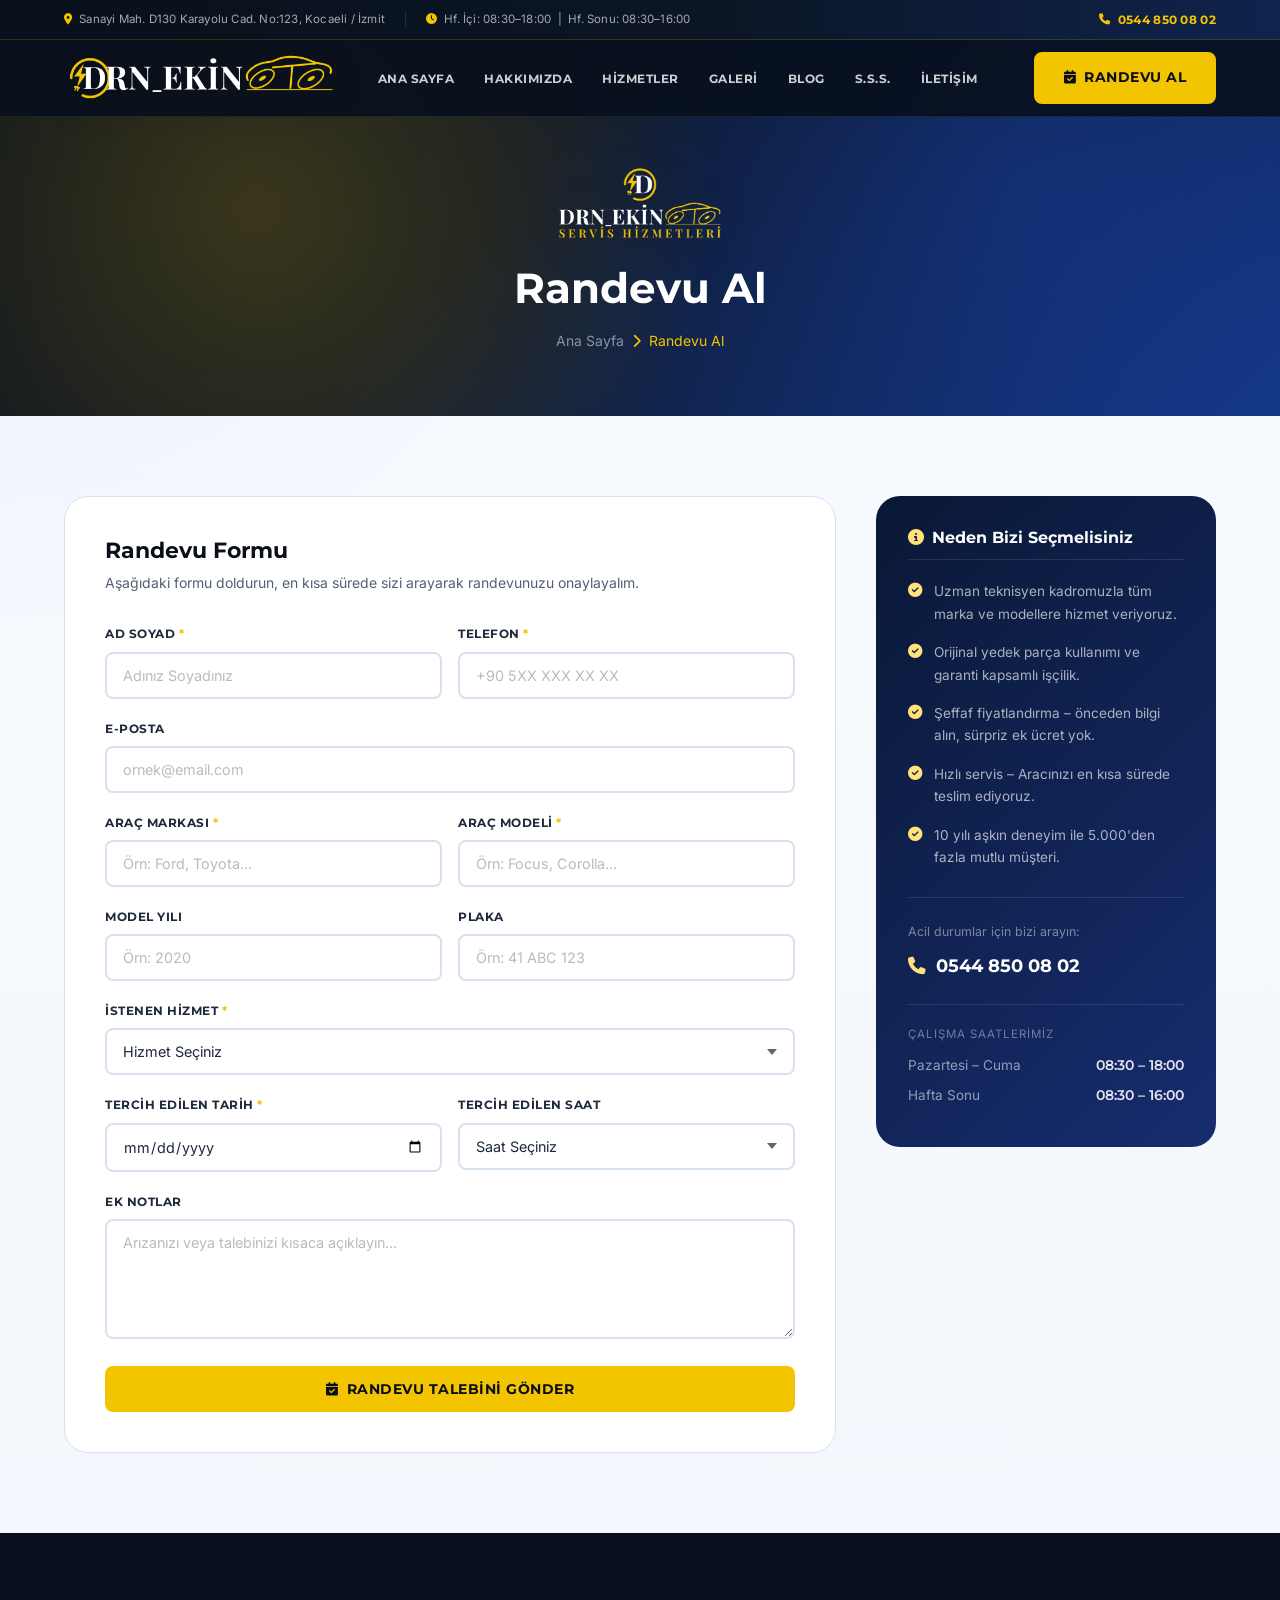
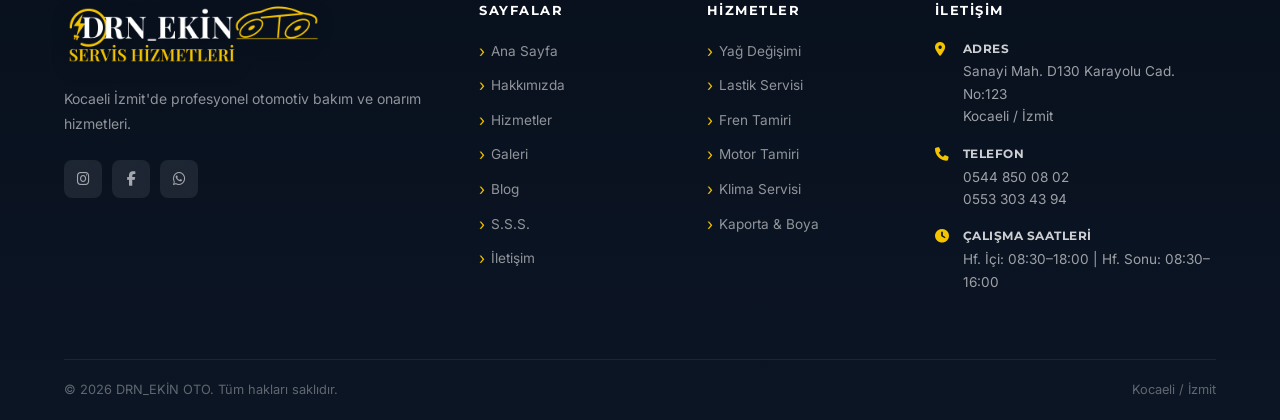
<file: randevu.html>
﻿<!DOCTYPE html>
<html lang="tr" data-tablet-nav="balanced">
<head>
  <meta charset="UTF-8">
  <meta http-equiv="Content-Type" content="text/html; charset=UTF-8">
  <meta name="viewport" content="width=device-width, initial-scale=1.0">
  <meta name="description" content="DRN_EKİN OTO online randevu. Aracınız için kolayca randevu alın.">
  <title>Randevu Al | DRN_EKİN OTO</title>
  <link rel="preconnect" href="https://fonts.googleapis.com">
  <link rel="preconnect" href="https://fonts.gstatic.com" crossorigin>
  <link href="https://fonts.googleapis.com/css2?family=Montserrat:wght@400;500;600;700;800&family=Inter:wght@300;400;500;600&family=Playfair+Display:wght@700;800&display=swap" rel="stylesheet">
  <link rel="stylesheet" href="https://cdnjs.cloudflare.com/ajax/libs/font-awesome/6.5.0/css/all.min.css">
  <link rel="stylesheet" href="css/style.css?v=30">

  <link rel="icon" href="favicon.ico?v=20260802b" sizes="16x16">
  <link rel="icon" href="images/favicon.svg?v=20260802b" type="image/svg+xml">
  <link rel="apple-touch-icon" href="images/apple-touch-icon.png?v=20260802b">
  <link rel="manifest" href="site.webmanifest?v=20260802b">
  <meta property="og:image" content="https://drnekinotoizmit.com/images/og-gorsel-1200x630.webp?v=20260802b">
  <meta property="og:image:width" content="1200">
  <meta property="og:image:height" content="630">
  <meta property="og:image:alt" content="DRN_EKİN OTO SERVİS HİZMETLERİ — Kocaeli İzmit hasar onarım merkezi">
  <meta name="twitter:card" content="summary_large_image">
  <meta name="twitter:image" content="https://drnekinotoizmit.com/images/og-gorsel-1200x630.webp?v=20260802b">
  <!-- Google Analytics -->
  <script async src="https://www.googletagmanager.com/gtag/js?id=G-1234567890"></script>
  <script>
    window.dataLayer = window.dataLayer || [];
    function gtag(){dataLayer.push(arguments);}
    gtag('js', new Date());
    gtag('config', 'G-1234567890');
  </script>
  <!-- Schema Markup -->
  <script type="application/ld+json">
  {
    "@context": "https://schema.org",
    "@type": "AutoRepair",
    "name": "DRN_EKİN OTO SERVİS HİZMETLERİ",
    "image": "https://drnekinotoizmit.com/images/og-gorsel-1200x630.webp?v=20260802b",
    "@id": "https://drnekinotoizmit.com",
    "url": "https://drnekinotoizmit.com",
    "telephone": ["+905448500802", "+905533034394"],
    "address": {
      "@type": "PostalAddress",
      "streetAddress": "Sanayi Mah. D130 Karayolu Cad. No:123",
      "addressLocality": "İzmit",
      "addressRegion": "Kocaeli",
      "addressCountry": "TR"
    }
  }
  </script>
</head>
<body>

  <!-- TOP INFO BAR -->
  <div class="topbar">
    <div class="container">
      <div class="topbar-left">
        <span class="topbar-item"><i class="fa-solid fa-location-dot"></i> Sanayi Mah. D130 Karayolu Cad. No:123, Kocaeli / İzmit</span>
        <span class="topbar-divider"></span>
        <span class="topbar-item"><i class="fa-solid fa-clock"></i> Hf. İçi: 08:30–18:00 &nbsp;|&nbsp; Hf. Sonu: 08:30–16:00</span>
      </div>
      <div class="topbar-right">
        <a href="tel:+905448500802" class="topbar-phone"><i class="fa-solid fa-phone"></i> 0544 850 08 02</a>
      </div>
    </div>
  </div>

  <!-- NAVBAR -->
  <nav class="navbar" id="navbar">
    <div class="container">
      <a href="index.html" class="navbar-logo" aria-label="DRN_EKİN OTO SERVİS HİZMETLERİ — ana sayfa">
        <img src="images/logo-yatay-sade-720.webp?v=20260802b" alt="" class="logo-img" width="274" height="52"
             srcset="images/logo-yatay-sade-480.webp?v=20260802b 480w, images/logo-yatay-sade-720.webp?v=20260802b 720w, images/logo-yatay-sade-1200.webp?v=20260802b 1200w"
             sizes="274px" decoding="async" fetchpriority="high">
      </a>
      <ul class="nav-links">
        <li><a href="index.html">Ana Sayfa</a></li>
        <li><a href="hakkimizda.html">Hakkımızda</a></li>
        <li><a href="hizmetler.html">Hizmetler</a></li>
        <li><a href="galeri.html">Galeri</a></li>
        <li><a href="blog.html">Blog</a></li>
        <li><a href="sss.html">S.S.S.</a></li>
        <li><a href="iletisim.html">İletişim</a></li>
      </ul>
      <div class="nav-cta-wrapper">
        <a href="randevu.html" class="btn btn-primary"><i class="fa-solid fa-calendar-check"></i> Randevu Al</a>
      </div>
      <button class="hamburger" id="hamburger" aria-label="Menüyü aç">
        <span></span><span></span><span></span>
      </button>
    </div>
    <div class="mobile-nav" id="mobileNav">
      <div class="mobile-nav-brand">
        <img src="images/logo-dikey-500.webp?v=20260802b" alt="DRN_EKİN OTO SERVİS HİZMETLERİ" class="mobile-nav-logo" width="500" height="229" decoding="async">
      </div>
      <ul>
        <li><a href="index.html">Ana Sayfa</a></li>
        <li><a href="hakkimizda.html">Hakkımızda</a></li>
        <li><a href="hizmetler.html">Hizmetler</a></li>
        <li><a href="galeri.html">Galeri</a></li>
        <li><a href="blog.html">Blog</a></li>
        <li><a href="sss.html">S.S.S.</a></li>
        <li><a href="iletisim.html">İletişim</a></li>
      </ul></div>
  </nav>

  <!-- PAGE HEADER -->
  <section class="page-header">
    <div class="page-header-content">
      <div class="page-header-logo-wrap">
        <img src="images/logo-dikey-500.webp?v=20260802b" alt="DRN_EKİN OTO SERVİS HİZMETLERİ" class="page-header-logo" width="500" height="229" decoding="async">
      </div>
      <h1>Randevu Al</h1>
      <div class="breadcrumb">
        <a href="index.html">Ana Sayfa</a>
        <span class="sep"><i class="fa-solid fa-chevron-right"></i></span>
        <span class="current">Randevu Al</span>
      </div>
    </div>
  </section>

  <!-- RANDEVU -->
  <section class="section">
    <div class="container">
      <div class="appointment-layout">

        <!-- Sol: Form -->
        <div class="appointment-form-card reveal">
          <h3>Randevu Formu</h3>
          <p>Aşağıdaki formu doldurun, en kısa sürede sizi arayarak randevunuzu onaylayalım.</p>
          <form data-form="appointment" novalidate>
            <div class="form-row">
              <div class="form-group">
                <label>Ad Soyad <span>*</span></label>
                <input type="text" class="form-control" placeholder="Adınız Soyadınız" required>
              </div>
              <div class="form-group">
                <label>Telefon <span>*</span></label>
                <input type="tel" class="form-control" placeholder="+90 5XX XXX XX XX" required>
              </div>
            </div>
            <div class="form-group">
              <label>E-Posta</label>
              <input type="email" class="form-control" placeholder="ornek@email.com">
            </div>
            <div class="form-row">
              <div class="form-group">
                <label>Araç Markası <span>*</span></label>
                <input type="text" class="form-control" placeholder="Örn: Ford, Toyota..." required>
              </div>
              <div class="form-group">
                <label>Araç Modeli <span>*</span></label>
                <input type="text" class="form-control" placeholder="Örn: Focus, Corolla..." required>
              </div>
            </div>
            <div class="form-row">
              <div class="form-group">
                <label>Model Yılı</label>
                <input type="number" class="form-control" placeholder="Örn: 2020" min="1990" max="2025">
              </div>
              <div class="form-group">
                <label>Plaka</label>
                <input type="text" class="form-control" placeholder="Örn: 41 ABC 123">
              </div>
            </div>
            <div class="form-group">
              <label>İstenen Hizmet <span>*</span></label>
              <select class="form-control" required>
                <option value="">Hizmet Seçiniz</option>
                <option>Yağ Değişimi</option>
                <option>Lastik Servisi (Montaj / Balans / Rot)</option>
                <option>Fren Tamiri</option>
                <option>Motor Tamiri</option>
                <option>Elektrik Sistemi</option>
                <option>Kaporta &amp; Boya</option>
                <option>Klima Servisi</option>
                <option>Genel Muayene</option>
                <option>Egzoz Sistemi</option>
                <option>Birden Fazla Hizmet</option>
                <option>Diğer</option>
              </select>
            </div>
            <div class="form-row">
              <div class="form-group">
                <label>Tercih Edilen Tarih <span>*</span></label>
                <input type="date" class="form-control" required>
              </div>
              <div class="form-group">
                <label>Tercih Edilen Saat</label>
                <select class="form-control">
                  <option value="">Saat Seçiniz</option>
                  <option>08:30 – 09:30</option>
                  <option>09:30 – 10:30</option>
                  <option>10:30 – 11:30</option>
                  <option>11:30 – 12:30</option>
                  <option>13:00 – 14:00</option>
                  <option>14:00 – 15:00</option>
                  <option>15:00 – 16:00</option>
                  <option>16:00 – 17:00</option>
                  <option>17:00 – 18:00</option>
                </select>
              </div>
            </div>
            <div class="form-group">
              <label>Ek Notlar</label>
              <textarea class="form-control" placeholder="Arızanızı veya talebinizi kısaca açıklayın..." rows="4"></textarea>
            </div>
            <button type="submit" class="btn btn-primary" style="width:100%; justify-content:center;">
              <i class="fa-solid fa-calendar-check"></i> Randevu Talebini Gönder
            </button>
          </form>
          <div class="form-success">
            <i class="fa-solid fa-circle-check"></i>
            <div>
              <strong>Randevu talebiniz alındı!</strong><br>
              En kısa sürede sizi arayarak randevunuzu onaylayacağız.
            </div>
          </div>
        </div>

        <!-- Sağ: Sidebar -->
        <div class="appointment-sidebar reveal">
          <h4><i class="fa-solid fa-circle-info" style="color:var(--red-light); margin-right:8px;"></i>Neden Bizi Seçmelisiniz</h4>
          <div class="why-list">
            <div class="why-item">
              <i class="fa-solid fa-circle-check"></i>
              <p>Uzman teknisyen kadromuzla tüm marka ve modellere hizmet veriyoruz.</p>
            </div>
            <div class="why-item">
              <i class="fa-solid fa-circle-check"></i>
              <p>Orijinal yedek parça kullanımı ve garanti kapsamlı işçilik.</p>
            </div>
            <div class="why-item">
              <i class="fa-solid fa-circle-check"></i>
              <p>Şeffaf fiyatlandırma – önceden bilgi alın, sürpriz ek ücret yok.</p>
            </div>
            <div class="why-item">
              <i class="fa-solid fa-circle-check"></i>
              <p>Hızlı servis – Aracınızı en kısa sürede teslim ediyoruz.</p>
            </div>
            <div class="why-item">
              <i class="fa-solid fa-circle-check"></i>
              <p>10 yılı aşkın deneyim ile 5.000'den fazla mutlu müşteri.</p>
            </div>
          </div>
          <div class="quick-call">
            <p>Acil durumlar için bizi arayın:</p>
            <a href="tel:+905448500802">
              <i class="fa-solid fa-phone"></i> 0544 850 08 02
            </a>
          </div>
          <div style="margin-top:24px; padding-top:20px; border-top:1px solid rgba(255,255,255,0.1);">
            <div class="info-lbl" style="color:rgba(255,255,255,0.4); font-size:0.72rem; text-transform:uppercase; letter-spacing:1px; margin-bottom:12px;">Çalışma Saatlerimiz</div>
            <div class="hours-row" style="margin-bottom:8px;"><span class="day" style="color:rgba(255,255,255,0.55);">Pazartesi – Cuma</span><span class="time" style="color:rgba(255,255,255,0.88); font-family:'Montserrat',sans-serif; font-weight:600;">08:30 – 18:00</span></div>
            <div class="hours-row"><span class="day" style="color:rgba(255,255,255,0.55);">Hafta Sonu</span><span class="time" style="color:rgba(255,255,255,0.88); font-family:'Montserrat',sans-serif; font-weight:600;">08:30 – 16:00</span></div>
          </div>
        </div>

      </div>
    </div>
  </section>

  <!-- FOOTER -->
  <footer class="footer">
    <div class="container">
      <div class="footer-grid">
        <div class="footer-brand">
          <div class="footer-text-logo"><img src="images/logo-ana-640.webp?v=20260802b" alt="" class="footer-logo-img" width="640" height="158" decoding="async"></div>
          <p>Kocaeli İzmit'de profesyonel otomotiv bakım ve onarım hizmetleri.</p>
          <div class="social-links">
            <a href="https://instagram.com" target="_blank" rel="noopener" class="social-link"><i class="fa-brands fa-instagram"></i></a>
            <a href="https://instagram.com" target="_blank" rel="noopener" class="social-link"><i class="fa-brands fa-facebook-f"></i></a>
            <a href="https://wa.me/905448500802" target="_blank" rel="noopener" class="social-link" aria-label="WhatsApp"><i class="fa-brands fa-whatsapp"></i></a>
          </div>
        </div>
        <div class="footer-col">
          <h4>Sayfalar</h4>
          <ul class="footer-links">
            <li><a href="index.html">Ana Sayfa</a></li>
            <li><a href="hakkimizda.html">Hakkımızda</a></li>
            <li><a href="hizmetler.html">Hizmetler</a></li>
            <li><a href="galeri.html">Galeri</a></li>
            <li><a href="blog.html">Blog</a></li>
            <li><a href="sss.html">S.S.S.</a></li>
            <li><a href="iletisim.html">İletişim</a></li>
          </ul>
        </div>
        <div class="footer-col">
          <h4>Hizmetler</h4>
          <ul class="footer-links">
            <li><a href="hizmetler.html">Yağ Değişimi</a></li>
            <li><a href="hizmetler.html">Lastik Servisi</a></li>
            <li><a href="hizmetler.html">Fren Tamiri</a></li>
            <li><a href="hizmetler.html">Motor Tamiri</a></li>
            <li><a href="hizmetler.html">Klima Servisi</a></li>
            <li><a href="hizmetler.html">Kaporta &amp; Boya</a></li>
          </ul>
        </div>
        <div class="footer-col">
          <h4>İletişim</h4>
          <div class="footer-contact-item">
            <i class="fa-solid fa-location-dot"></i>
            <div><strong>Adres</strong>Sanayi Mah. D130 Karayolu Cad. No:123<br>Kocaeli / İzmit</div>
          </div>
          <div class="footer-contact-item">
            <i class="fa-solid fa-phone"></i>
            <div><strong>Telefon</strong><a href="tel:+905448500802">0544 850 08 02</a><br><a href="tel:+905533034394">0553 303 43 94</a></div>
          </div>
          <div class="footer-contact-item">
            <i class="fa-solid fa-clock"></i>
            <div><strong>Çalışma Saatleri</strong>Hf. İçi: 08:30–18:00 | Hf. Sonu: 08:30–16:00</div>
          </div>
        </div>
      </div>
      <div class="footer-bottom">
        <p>© <script>document.write(new Date().getFullYear())</script> DRN_EKİN OTO. Tüm hakları saklıdır.</p>
        <p>Kocaeli / İzmit</p>
      </div>
    </div>
  </footer>

  <script src="js/main.js?v=18"></script>
</body>
</html>
</file>
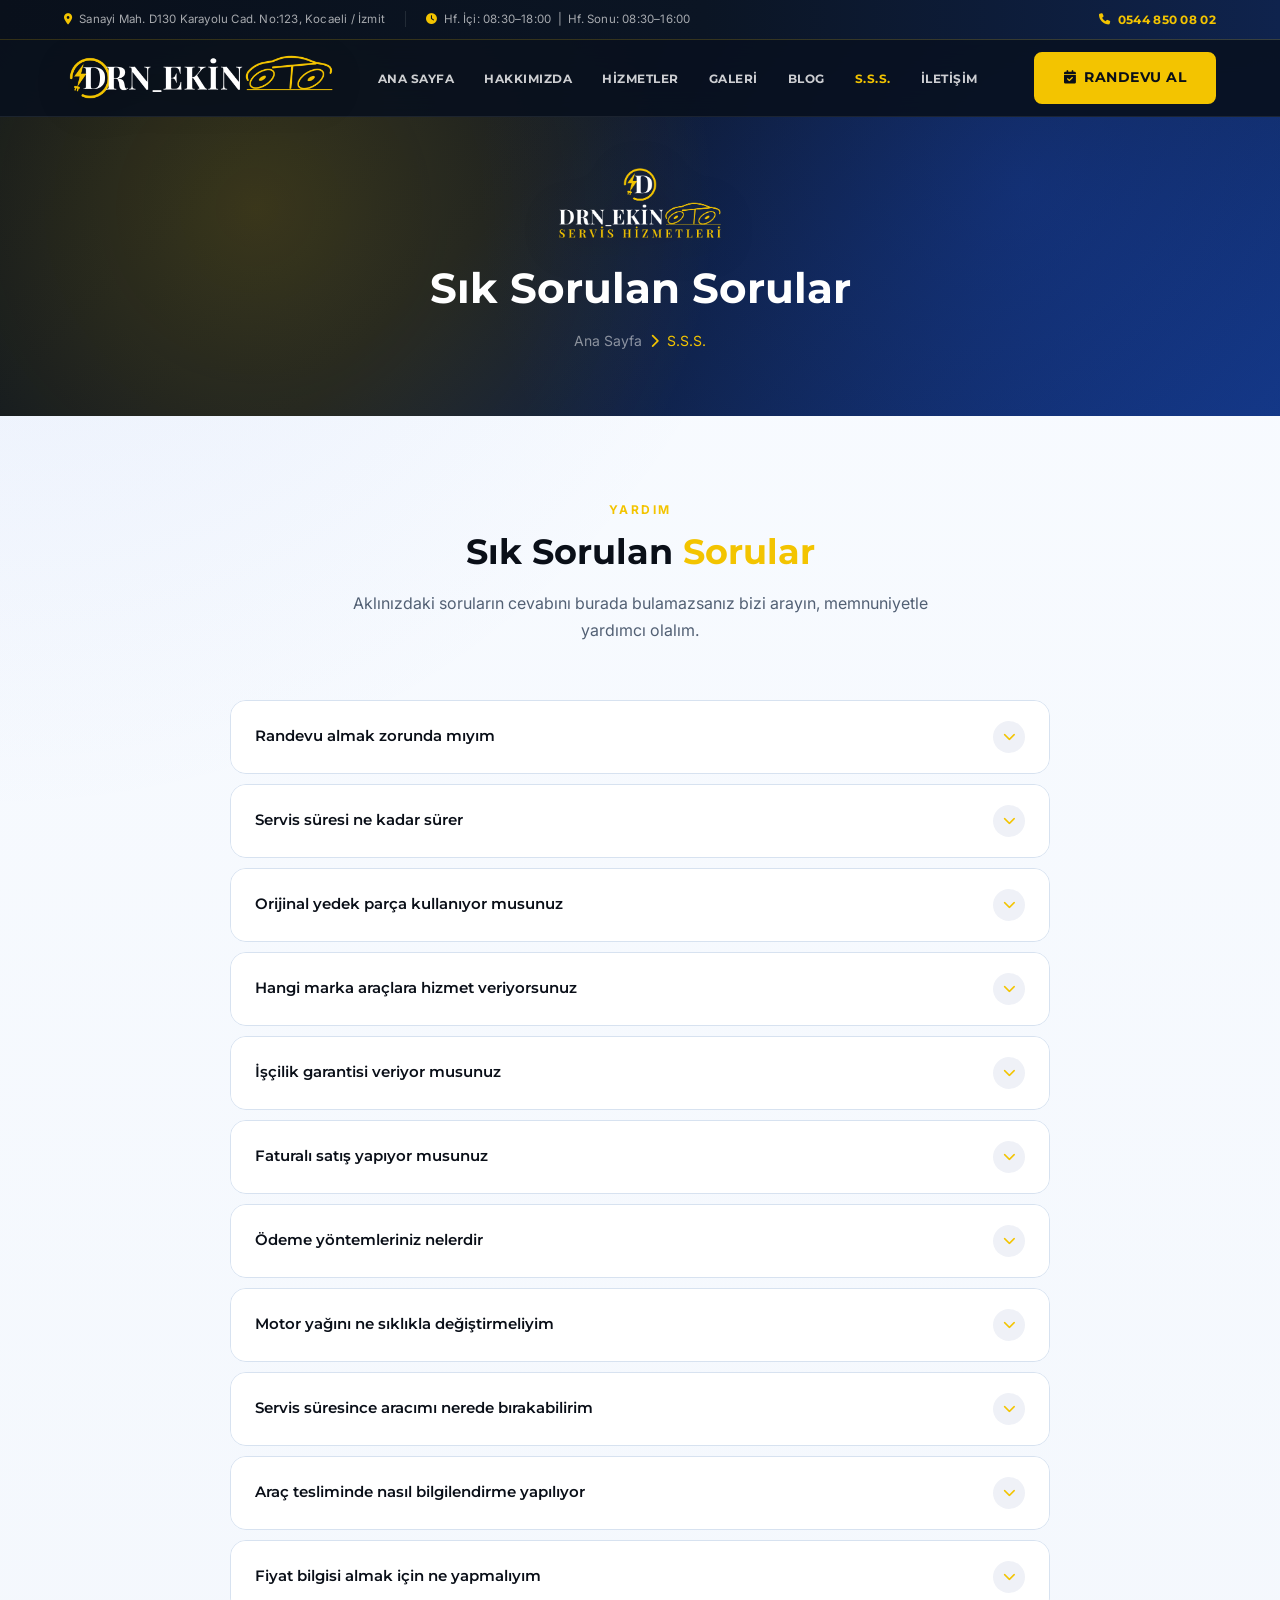
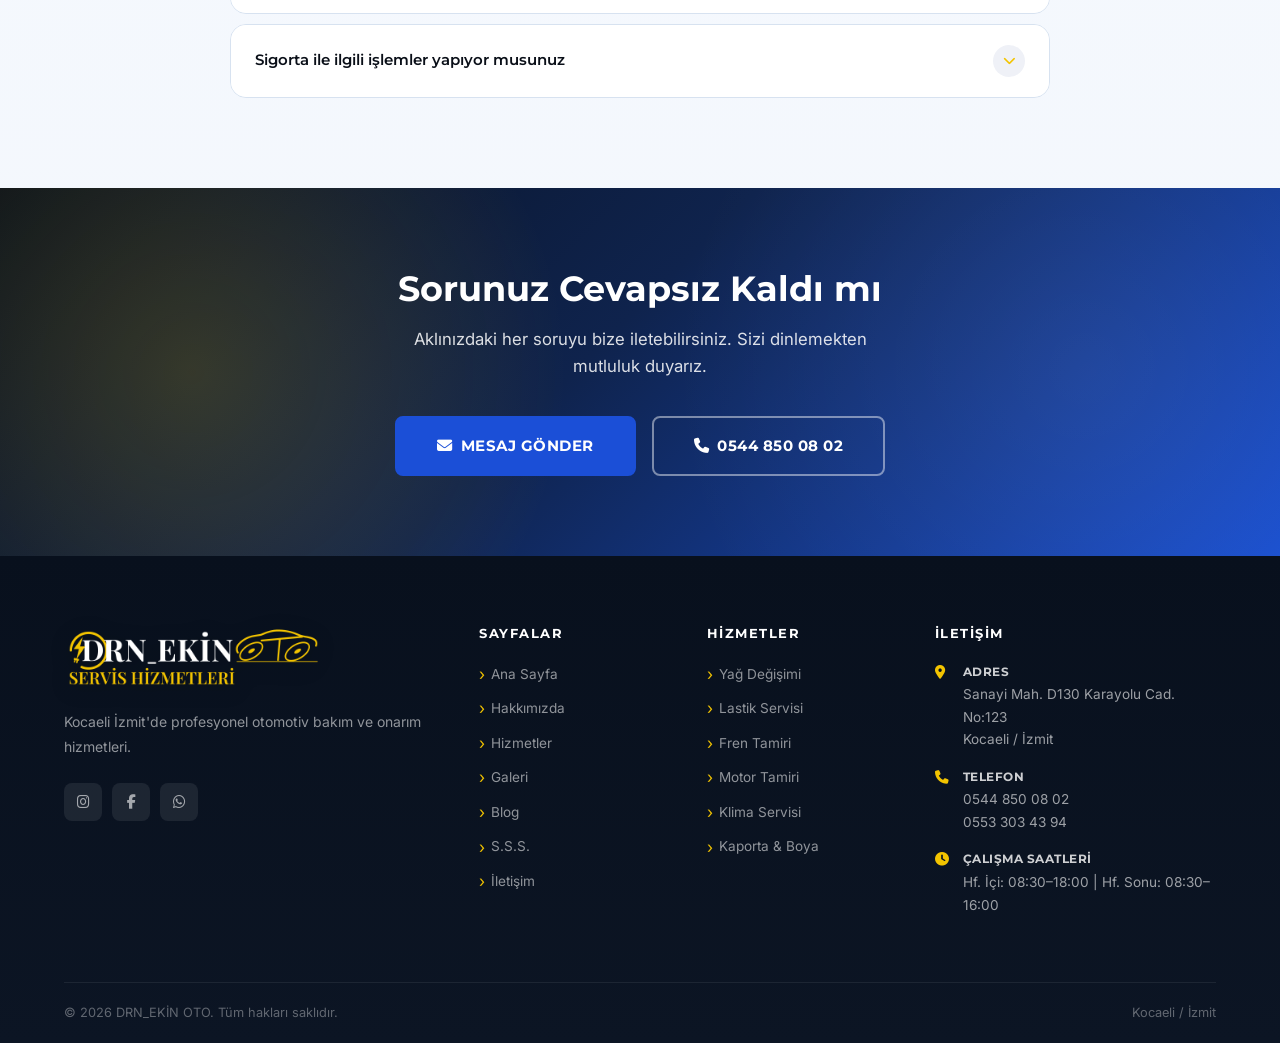
<file: sss.html>
﻿<!DOCTYPE html>
<html lang="tr" data-tablet-nav="balanced">
<head>
  <meta charset="UTF-8">
  <meta http-equiv="Content-Type" content="text/html; charset=UTF-8">
  <meta name="viewport" content="width=device-width, initial-scale=1.0">
  <meta name="description" content="DRN_EKİN OTO sık sorulan sorular. Randevu, fiyat, yedek parça, çalışma saatleri ve daha fazlası.">
  <title>S.S.S. | DRN_EKİN OTO</title>
  <link rel="preconnect" href="https://fonts.googleapis.com">
  <link rel="preconnect" href="https://fonts.gstatic.com" crossorigin>
  <link href="https://fonts.googleapis.com/css2?family=Montserrat:wght@400;500;600;700;800&family=Inter:wght@300;400;500;600&family=Playfair+Display:wght@700;800&display=swap" rel="stylesheet">
  <link rel="stylesheet" href="https://cdnjs.cloudflare.com/ajax/libs/font-awesome/6.5.0/css/all.min.css">
  <link rel="stylesheet" href="css/style.css?v=30">

  <link rel="icon" href="favicon.ico?v=20260802b" sizes="16x16">
  <link rel="icon" href="images/favicon.svg?v=20260802b" type="image/svg+xml">
  <link rel="apple-touch-icon" href="images/apple-touch-icon.png?v=20260802b">
  <link rel="manifest" href="site.webmanifest?v=20260802b">
  <meta property="og:image" content="https://drnekinotoizmit.com/images/og-gorsel-1200x630.webp?v=20260802b">
  <meta property="og:image:width" content="1200">
  <meta property="og:image:height" content="630">
  <meta property="og:image:alt" content="DRN_EKİN OTO SERVİS HİZMETLERİ — Kocaeli İzmit hasar onarım merkezi">
  <meta name="twitter:card" content="summary_large_image">
  <meta name="twitter:image" content="https://drnekinotoizmit.com/images/og-gorsel-1200x630.webp?v=20260802b">
  <!-- Google Analytics -->
  <script async src="https://www.googletagmanager.com/gtag/js?id=G-1234567890"></script>
  <script>
    window.dataLayer = window.dataLayer || [];
    function gtag(){dataLayer.push(arguments);}
    gtag('js', new Date());
    gtag('config', 'G-1234567890');
  </script>
  <!-- Schema Markup -->
  <script type="application/ld+json">
  {
    "@context": "https://schema.org",
    "@type": "AutoRepair",
    "name": "DRN_EKİN OTO SERVİS HİZMETLERİ",
    "image": "https://drnekinotoizmit.com/images/og-gorsel-1200x630.webp?v=20260802b",
    "@id": "https://drnekinotoizmit.com",
    "url": "https://drnekinotoizmit.com",
    "telephone": ["+905448500802", "+905533034394"],
    "address": {
      "@type": "PostalAddress",
      "streetAddress": "Sanayi Mah. D130 Karayolu Cad. No:123",
      "addressLocality": "İzmit",
      "addressRegion": "Kocaeli",
      "addressCountry": "TR"
    }
  }
  </script>
</head>
<body>

  <!-- TOP INFO BAR -->
  <div class="topbar">
    <div class="container">
      <div class="topbar-left">
        <span class="topbar-item"><i class="fa-solid fa-location-dot"></i> Sanayi Mah. D130 Karayolu Cad. No:123, Kocaeli / İzmit</span>
        <span class="topbar-divider"></span>
        <span class="topbar-item"><i class="fa-solid fa-clock"></i> Hf. İçi: 08:30–18:00 &nbsp;|&nbsp; Hf. Sonu: 08:30–16:00</span>
      </div>
      <div class="topbar-right">
        <a href="tel:+905448500802" class="topbar-phone"><i class="fa-solid fa-phone"></i> 0544 850 08 02</a>
      </div>
    </div>
  </div>

  <!-- NAVBAR -->
  <nav class="navbar" id="navbar">
    <div class="container">
      <a href="index.html" class="navbar-logo" aria-label="DRN_EKİN OTO SERVİS HİZMETLERİ — ana sayfa">
        <img src="images/logo-yatay-sade-720.webp?v=20260802b" alt="" class="logo-img" width="274" height="52"
             srcset="images/logo-yatay-sade-480.webp?v=20260802b 480w, images/logo-yatay-sade-720.webp?v=20260802b 720w, images/logo-yatay-sade-1200.webp?v=20260802b 1200w"
             sizes="274px" decoding="async" fetchpriority="high">
      </a>
      <ul class="nav-links">
        <li><a href="index.html">Ana Sayfa</a></li>
        <li><a href="hakkimizda.html">Hakkımızda</a></li>
        <li><a href="hizmetler.html">Hizmetler</a></li>
        <li><a href="galeri.html">Galeri</a></li>
        <li><a href="blog.html">Blog</a></li>
        <li><a href="sss.html" class="active">S.S.S.</a></li>
        <li><a href="iletisim.html">İletişim</a></li>
      </ul>
      <div class="nav-cta-wrapper">
        <a href="randevu.html" class="btn btn-primary"><i class="fa-solid fa-calendar-check"></i> Randevu Al</a>
      </div>
      <button class="hamburger" id="hamburger" aria-label="Menüyü aç">
        <span></span><span></span><span></span>
      </button>
    </div>
    <div class="mobile-nav" id="mobileNav">
      <div class="mobile-nav-brand">
        <img src="images/logo-dikey-500.webp?v=20260802b" alt="DRN_EKİN OTO SERVİS HİZMETLERİ" class="mobile-nav-logo" width="500" height="229" decoding="async">
      </div>
      <ul>
        <li><a href="index.html">Ana Sayfa</a></li>
        <li><a href="hakkimizda.html">Hakkımızda</a></li>
        <li><a href="hizmetler.html">Hizmetler</a></li>
        <li><a href="galeri.html">Galeri</a></li>
        <li><a href="blog.html">Blog</a></li>
        <li><a href="sss.html">S.S.S.</a></li>
        <li><a href="iletisim.html">İletişim</a></li>
      </ul></div>
  </nav>

  <!-- PAGE HEADER -->
  <section class="page-header">
    <div class="page-header-content">
      <div class="page-header-logo-wrap">
        <img src="images/logo-dikey-500.webp?v=20260802b" alt="DRN_EKİN OTO SERVİS HİZMETLERİ" class="page-header-logo" width="500" height="229" decoding="async">
      </div>
      <h1>Sık Sorulan Sorular</h1>
      <div class="breadcrumb">
        <a href="index.html">Ana Sayfa</a>
        <span class="sep"><i class="fa-solid fa-chevron-right"></i></span>
        <span class="current">S.S.S.</span>
      </div>
    </div>
  </section>

  <!-- SSS -->
  <section class="section">
    <div class="container">
      <div class="section-header reveal">
        <span class="section-tag">Yardım</span>
        <h2 class="section-title">Sık Sorulan <span class="text-red">Sorular</span></h2>
        <p class="section-desc">Aklınızdaki soruların cevabını burada bulamazsanız bizi arayın, memnuniyetle yardımcı olalım.</p>
      </div>
      <div class="faq-wrap">

        <div class="faq-item reveal">
          <div class="faq-question">
            <h3>Randevu almak zorunda mıyım</h3>
            <div class="faq-icon"><i class="fa-solid fa-chevron-down"></i></div>
          </div>
          <div class="faq-answer">
            <div class="faq-answer-inner">
              Randevu almanızı öneririz, ancak zorunlu değildir. Randevu ile geldiğinizde bekleme süreniz minimuma indirilir, aracınız planlanmış zaman diliminde hemen alınır. Randevu almak için web sitemizin <a href="randevu.html" style="color:var(--red);">Randevu Al</a> sayfasını kullanabilir ya da bizi arayabilirsiniz.
            </div>
          </div>
        </div>

        <div class="faq-item reveal">
          <div class="faq-question">
            <h3>Servis süresi ne kadar sürer</h3>
            <div class="faq-icon"><i class="fa-solid fa-chevron-down"></i></div>
          </div>
          <div class="faq-answer">
            <div class="faq-answer-inner">
              Servis süresi yapılan işlemin türüne göre değişir. Yağ değişimi gibi basit bakımlar genellikle 30–45 dakikada tamamlanır. Motor tamiri veya kaporta gibi kapsamlı işlemler ise 1–3 gün sürebilir. Aracınızı getirdiğinizde size tahmini süre bildiriyoruz ve işlem başlamadan önce onayınızı alıyoruz.
            </div>
          </div>
        </div>

        <div class="faq-item reveal">
          <div class="faq-question">
            <h3>Orijinal yedek parça kullanıyor musunuz</h3>
            <div class="faq-icon"><i class="fa-solid fa-chevron-down"></i></div>
          </div>
          <div class="faq-answer">
            <div class="faq-answer-inner">
              Evet, önceliğimiz orijinal ve araç markanıza uygun onaylı yedek parça kullanmaktır. Müşteri talebi doğrultusunda ve uygun fiyat arayışında kaliteli muadil parça alternatifleri de sunabiliyoruz. Her iki seçenekte de parça garantisi verilmektedir.
            </div>
          </div>
        </div>

        <div class="faq-item reveal">
          <div class="faq-question">
            <h3>Hangi marka araçlara hizmet veriyorsunuz</h3>
            <div class="faq-icon"><i class="fa-solid fa-chevron-down"></i></div>
          </div>
          <div class="faq-answer">
            <div class="faq-answer-inner">
              Ford, Volkswagen, Renault, Toyota, Hyundai, Kia, Fiat, Opel, Peugeot, Citroën, BMW, Mercedes, Audi başta olmak üzere tüm Avrupa, Asya ve Amerikan marka araçlara hizmet veriyoruz. Hangi marka aracınız olursa olsun bizimle iletişime geçebilirsiniz.
            </div>
          </div>
        </div>

        <div class="faq-item reveal">
          <div class="faq-question">
            <h3>İşçilik garantisi veriyor musunuz</h3>
            <div class="faq-icon"><i class="fa-solid fa-chevron-down"></i></div>
          </div>
          <div class="faq-answer">
            <div class="faq-answer-inner">
              Evet. Gerçekleştirdiğimiz tüm tamirler ve bakım işlemleri için işçilik garantisi veriyoruz. Yapılan işlemde herhangi bir sorun çıkması durumunda aracınızı tekrar ücretsiz olarak inceleyip gerekli düzeltmeyi yapıyoruz.
            </div>
          </div>
        </div>

        <div class="faq-item reveal">
          <div class="faq-question">
            <h3>Faturalı satış yapıyor musunuz</h3>
            <div class="faq-icon"><i class="fa-solid fa-chevron-down"></i></div>
          </div>
          <div class="faq-answer">
            <div class="faq-answer-inner">
              Evet, tüm işlemlerimiz için resmi fatura düzenliyoruz. İşlem bitiminde hem parça hem de işçilik bedeli faturanızda ayrıntılı şekilde yer alır.
            </div>
          </div>
        </div>

        <div class="faq-item reveal">
          <div class="faq-question">
            <h3>Ödeme yöntemleriniz nelerdir</h3>
            <div class="faq-icon"><i class="fa-solid fa-chevron-down"></i></div>
          </div>
          <div class="faq-answer">
            <div class="faq-answer-inner">
              Nakit, kredi kartı ve banka kartı ile ödeme kabul ediyoruz. Yüksek tutarlı işlemlerde taksit seçeneklerimiz hakkında bilgi almak için bizimle iletişime geçebilirsiniz.
            </div>
          </div>
        </div>

        <div class="faq-item reveal">
          <div class="faq-question">
            <h3>Motor yağını ne sıklıkla değiştirmeliyim</h3>
            <div class="faq-icon"><i class="fa-solid fa-chevron-down"></i></div>
          </div>
          <div class="faq-answer">
            <div class="faq-answer-inner">
              Bu, kullandığınız yağın türüne ve araç üreticisinin tavsiyelerine göre değişir. Genel olarak mineral yağ için 5.000–7.500 km, yarı sentetik için 7.500–10.000 km, tam sentetik için ise 10.000–15.000 km aralığı önerilir. Aracınızın bakım kitabındaki değerleri ve servisimizin önerilerini dikkate almanızı tavsiye ederiz.
            </div>
          </div>
        </div>

        <div class="faq-item reveal">
          <div class="faq-question">
            <h3>Servis süresince aracımı nerede bırakabilirim</h3>
            <div class="faq-icon"><i class="fa-solid fa-chevron-down"></i></div>
          </div>
          <div class="faq-answer">
            <div class="faq-answer-inner">
              Servisimizin geniş bir müşteri park alanı mevcuttur. Aracınızı bıraktıktan sonra isterseniz bekleme salonumuzda dinlenebilir, isterseniz de işlem tamamlandığında sizi arayıp bilgilendirmemizi isteyebilirsiniz.
            </div>
          </div>
        </div>

        <div class="faq-item reveal">
          <div class="faq-question">
            <h3>Araç tesliminde nasıl bilgilendirme yapılıyor</h3>
            <div class="faq-icon"><i class="fa-solid fa-chevron-down"></i></div>
          </div>
          <div class="faq-answer">
            <div class="faq-answer-inner">
              Aracınız hazır olduğunda SMS veya telefon ile sizi bilgilendiriyoruz. Teslim sırasında yapılan tüm işlemler detaylı olarak açıklanır, fatura ve garanti belgesi teslim edilir. Sorularınız için de teknisyenimiz sizinle bizzat ilgilenir.
            </div>
          </div>
        </div>

        <div class="faq-item reveal">
          <div class="faq-question">
            <h3>Fiyat bilgisi almak için ne yapmalıyım</h3>
            <div class="faq-icon"><i class="fa-solid fa-chevron-down"></i></div>
          </div>
          <div class="faq-answer">
            <div class="faq-answer-inner">
              Telefon, WhatsApp veya iletişim formu aracılığıyla araç marka/model bilginizi ve yaptırmak istediğiniz işlemi belirtirseniz size fiyat tahmini verebiliyoruz. Kesin fiyat ise araç incelendikten sonra belirlenir.
            </div>
          </div>
        </div>

        <div class="faq-item reveal">
          <div class="faq-question">
            <h3>Sigorta ile ilgili işlemler yapıyor musunuz</h3>
            <div class="faq-icon"><i class="fa-solid fa-chevron-down"></i></div>
          </div>
          <div class="faq-answer">
            <div class="faq-answer-inner">
              Kaporta ve boya işlemleri için sigorta hasar dosyası süreçlerinde yardımcı olabiliyoruz. Sigorta şirketinizle olan yazışmalar ve eksper işlemleri konusunda deneyimli ekibimiz size rehberlik eder.
            </div>
          </div>
        </div>

      </div>
    </div>
  </section>

  <!-- CTA -->
  <section class="cta-section">
    <div class="container">
      <h2 class="reveal">Sorunuz Cevapsız Kaldı mı</h2>
      <p class="reveal">Aklınızdaki her soruyu bize iletebilirsiniz. Sizi dinlemekten mutluluk duyarız.</p>
      <div class="cta-btns reveal">
        <a href="iletisim.html" class="btn btn-dark btn-lg"><i class="fa-solid fa-envelope"></i> Mesaj Gönder</a>
        <a href="tel:+905448500802" class="btn btn-outline btn-lg"><i class="fa-solid fa-phone"></i> 0544 850 08 02</a>
      </div>
    </div>
  </section>

  <!-- FOOTER -->
  <footer class="footer">
    <div class="container">
      <div class="footer-grid">
        <div class="footer-brand">
          <div class="footer-text-logo"><img src="images/logo-ana-640.webp?v=20260802b" alt="" class="footer-logo-img" width="640" height="158" decoding="async"></div>
          <p>Kocaeli İzmit'de profesyonel otomotiv bakım ve onarım hizmetleri.</p>
          <div class="social-links">
            <a href="https://instagram.com" target="_blank" rel="noopener" class="social-link"><i class="fa-brands fa-instagram"></i></a>
            <a href="https://instagram.com" target="_blank" rel="noopener" class="social-link"><i class="fa-brands fa-facebook-f"></i></a>
            <a href="https://wa.me/905448500802" target="_blank" rel="noopener" class="social-link" aria-label="WhatsApp"><i class="fa-brands fa-whatsapp"></i></a>
          </div>
        </div>
        <div class="footer-col">
          <h4>Sayfalar</h4>
          <ul class="footer-links">
            <li><a href="index.html">Ana Sayfa</a></li>
            <li><a href="hakkimizda.html">Hakkımızda</a></li>
            <li><a href="hizmetler.html">Hizmetler</a></li>
            <li><a href="galeri.html">Galeri</a></li>
            <li><a href="blog.html">Blog</a></li>
            <li><a href="sss.html">S.S.S.</a></li>
            <li><a href="iletisim.html">İletişim</a></li>
          </ul>
        </div>
        <div class="footer-col">
          <h4>Hizmetler</h4>
          <ul class="footer-links">
            <li><a href="hizmetler.html">Yağ Değişimi</a></li>
            <li><a href="hizmetler.html">Lastik Servisi</a></li>
            <li><a href="hizmetler.html">Fren Tamiri</a></li>
            <li><a href="hizmetler.html">Motor Tamiri</a></li>
            <li><a href="hizmetler.html">Klima Servisi</a></li>
            <li><a href="hizmetler.html">Kaporta &amp; Boya</a></li>
          </ul>
        </div>
        <div class="footer-col">
          <h4>İletişim</h4>
          <div class="footer-contact-item">
            <i class="fa-solid fa-location-dot"></i>
            <div><strong>Adres</strong>Sanayi Mah. D130 Karayolu Cad. No:123<br>Kocaeli / İzmit</div>
          </div>
          <div class="footer-contact-item">
            <i class="fa-solid fa-phone"></i>
            <div><strong>Telefon</strong><a href="tel:+905448500802">0544 850 08 02</a><br><a href="tel:+905533034394">0553 303 43 94</a></div>
          </div>
          <div class="footer-contact-item">
            <i class="fa-solid fa-clock"></i>
            <div><strong>Çalışma Saatleri</strong>Hf. İçi: 08:30–18:00 | Hf. Sonu: 08:30–16:00</div>
          </div>
        </div>
      </div>
      <div class="footer-bottom">
        <p>© <script>document.write(new Date().getFullYear())</script> DRN_EKİN OTO. Tüm hakları saklıdır.</p>
        <p>Kocaeli / İzmit</p>
      </div>
    </div>
  </footer>

  <script src="js/main.js?v=18"></script>
</body>
</html>
</file>
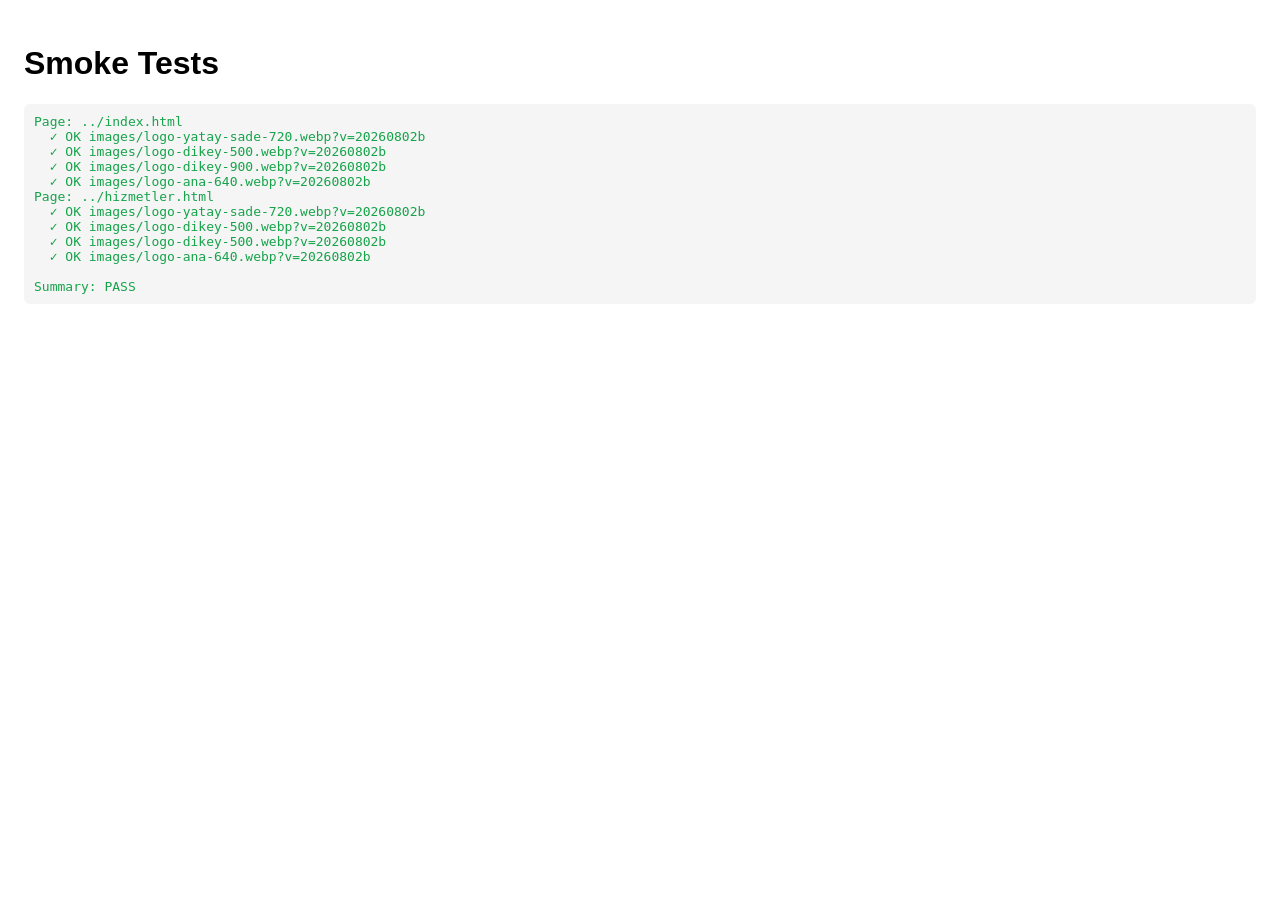
<file: tests/smoke.html>
<!DOCTYPE html>
<html lang="en">
<head>
  <meta charset="UTF-8">
  <meta name="viewport" content="width=device-width, initial-scale=1.0">
  <title>Smoke Tests</title>
  <style>
    body { font-family: Arial, sans-serif; padding: 16px; }
    .pass { color: #16a34a; }
    .fail { color: #dc2626; }
    pre { background:#f5f5f5; padding:10px; overflow:auto; border-radius:6px; }
  </style>
  <script defer src="smoke.js"></script>
</head>
<body>
  <h1>Smoke Tests</h1>
  <div id="results">Running…</div>
</body>
</html>
</file>
<file: css/style.css>
/* =============================================
   DRN_EKİN OTO SERVİS HİZMETLERİ - Ana Stil Dosyası
   ============================================= */

/* [hidden] must beat component display rules (flex/grid) further down. */
[hidden] { display: none !important; }

/* 1. CSS Değişkenleri */
:root {
  --red: #f3c400;
  --red-dark: #d39b00;
  --red-light: #ffe27a;
  --black: #0a0f18;
  --dark: #0d1524;
  --gray-dark: #1e293b;
  --gray: #526074;
  --gray-light: #90a0b7;
  --border: #d7e2f0;
  --bg-light: #eef4ff;
  --bg-white: #f8fbff;
  --brand-blue: #1b4fd7;
  --brand-blue-dark: #102f7a;
  --brand-blue-soft: #dbe7ff;
  --brand-night: #08101d;
  --shadow-sm: 0 10px 24px rgba(8,16,29,0.06);
  --shadow: 0 18px 40px rgba(8,16,29,0.10);
  --shadow-lg: 0 28px 56px rgba(8,16,29,0.16);
  --radius-sm: 8px;
  --radius: 16px;
  --radius-lg: 24px;
  --transition: all 0.32s ease;
  --container: 1200px;

  /* Tablet navbar seçenekleri (1024px altı)
     Varsayılan: balanced
     Değiştirmek için HTML'de <html data-tablet-nav="compact"> / "balanced" / "large" yazabilirsin.
  */
  --tn-height: 72px;
  --tn-link-font: 0.70rem;
  --tn-link-pad-y: 7px;
  --tn-link-pad-x: 10px;
  --tn-link-letter: 0.25px;
  --tn-btn-pad-y: 11px;
  --tn-btn-pad-x: 16px;
}

html[data-tablet-nav="compact"] {
  --tn-height: 64px;
  --tn-link-font: 0.66rem;
  --tn-link-pad-y: 7px;
  --tn-link-pad-x: 8px;
  --tn-link-letter: 0.15px;
  --tn-btn-pad-y: 10px;
  --tn-btn-pad-x: 14px;
}

html[data-tablet-nav="balanced"] {
  --tn-height: 72px;
  --tn-link-font: 0.70rem;
  --tn-link-pad-y: 7px;
  --tn-link-pad-x: 10px;
  --tn-link-letter: 0.25px;
  --tn-btn-pad-y: 11px;
  --tn-btn-pad-x: 16px;
}

html[data-tablet-nav="large"] {
  --tn-height: 78px;
  --tn-link-font: 0.74rem;
  --tn-link-pad-y: 8px;
  --tn-link-pad-x: 12px;
  --tn-link-letter: 0.35px;
  --tn-btn-pad-y: 12px;
  --tn-btn-pad-x: 18px;
}

/* 2. Reset & Base */
*, *::before, *::after {
  margin: 0;
  padding: 0;
  box-sizing: border-box;
}
html { scroll-behavior: smooth; font-size: 16px; }
body {
  font-family: 'Inter', sans-serif;
  color: var(--gray-dark);
  background:
    radial-gradient(circle at top left, rgba(27,79,215,0.08) 0%, transparent 28%),
    linear-gradient(180deg, #f8fbff 0%, #f2f6fc 100%);
  line-height: 1.6;
  overflow-x: hidden;
}
img { max-width: 100%; height: auto; display: block; }
a { text-decoration: none; color: inherit; transition: var(--transition); }
ul { list-style: none; }
h1, h2, h3, h4, h5, h6 {
  font-family: 'Montserrat', sans-serif;
  font-weight: 700;
  line-height: 1.2;
  color: var(--black);
}

/* 3. Utility */
.container { max-width: var(--container); margin: 0 auto; padding: 0 24px; }
.section { padding: 80px 0; }
.section-header { text-align: center; margin-bottom: 56px; }
.section-tag {
  display: inline-block;
  font-size: 0.75rem;
  font-weight: 700;
  color: var(--red);
  text-transform: uppercase;
  letter-spacing: 2.5px;
  margin-bottom: 12px;
}
.section-title { font-size: 2.2rem; color: var(--black); margin-bottom: 16px; }
.section-desc { font-size: 1rem; color: var(--gray); max-width: 580px; margin: 0 auto; line-height: 1.7; }
.text-red { color: var(--red); }
.text-center { text-align: center; }
.bg-light { background: var(--bg-light); }
.bg-dark { background: var(--dark); }

/* 4. Buttons */
.btn {
  display: inline-flex;
  align-items: center;
  gap: 8px;
  padding: 13px 28px;
  border-radius: var(--radius-sm);
  font-family: 'Montserrat', sans-serif;
  font-size: 0.85rem;
  font-weight: 700;
  cursor: pointer;
  border: 2px solid transparent;
  transition: var(--transition);
  text-transform: uppercase;
  letter-spacing: 0.5px;
}
.btn-primary {
  background: var(--red);
  color: var(--black);
  border-color: var(--red);
}
.btn-primary:hover {
  background: var(--red-dark);
  border-color: var(--red-dark);
  transform: translateY(-2px);
  box-shadow: 0 14px 28px rgba(243,196,0,0.28);
}
.btn-dark {
  background: var(--brand-blue);
  color: #fff;
  border-color: var(--brand-blue);
}
.btn-dark:hover {
  background: var(--brand-blue-dark);
  transform: translateY(-2px);
  box-shadow: 0 14px 28px rgba(16,47,122,0.3);
}
.btn-outline {
  background: transparent;
  color: #fff;
  border-color: rgba(255,255,255,0.45);
}
.btn-outline:hover {
  background: var(--red);
  color: var(--black);
  border-color: var(--red);
}
.btn-outline-red {
  background: transparent;
  color: var(--red);
  border-color: var(--red);
}
.btn-outline-red:hover {
  background: var(--red);
  color: var(--black);
}
.btn-lg { padding: 16px 40px; font-size: 0.95rem; }

/* 5. Top Info Bar */
.topbar {
  position: fixed;
  top: 0; left: 0; right: 0;
  z-index: 1001;
  background: linear-gradient(90deg, #09101b 0%, #0b1524 55%, #0f234d 100%);
  border-bottom: 1px solid rgba(243,196,0,0.18);
  height: 40px;
}
.topbar .container {
  display: flex;
  align-items: center;
  justify-content: space-between;
  height: 100%;
}
.topbar-left, .topbar-right {
  display: flex;
  align-items: center;
  gap: 20px;
}
.topbar-item {
  display: flex;
  align-items: center;
  gap: 7px;
  color: rgba(255,255,255,0.64);
  font-size: 0.72rem;
  letter-spacing: 0.2px;
}
.topbar-item i { color: var(--red); font-size: 0.68rem; }
.topbar-phone {
  display: flex;
  align-items: center;
  gap: 7px;
  color: var(--red);
  font-family: 'Montserrat', sans-serif;
  font-size: 0.78rem;
  font-weight: 700;
  letter-spacing: 0.3px;
  transition: var(--transition);
}
.topbar-phone i { font-size: 0.7rem; }
.topbar-phone:hover { color: #fff; }
.topbar-divider {
  width: 1px;
  height: 16px;
  background: rgba(255,255,255,0.1);
}

/* 5b. Navbar */
.navbar {
  position: fixed;
  top: 40px; left: 0; right: 0;
  z-index: 1000;
  background: rgba(8,16,29,0.9);
  backdrop-filter: blur(14px);
  -webkit-backdrop-filter: blur(14px);
  border-bottom: 1px solid rgba(255,255,255,0.08);
  transition: var(--transition);
  overflow: visible;
}
.navbar.scrolled {
  background: rgba(8,16,29,0.97);
  box-shadow: 0 16px 34px rgba(8,16,29,0.34);
}
.navbar .container {
  display: flex;
  align-items: center;
  justify-content: space-between;
  height: 76px;
}
.navbar-logo {
  display: flex;
  align-items: center;
  gap: 12px;
  text-decoration: none;
  padding: 4px 0;
  flex-shrink: 0;
}

/* ---- Image Logo ---- */
.logo-img {
  max-height: 52px;
  width: auto;
  /* Yatay kilit (720x137); oran sabitlenmezse görsel çözülmeden önce esner. */
  aspect-ratio: 720 / 137;
  object-fit: contain;
  display: block;
  transition: transform 0.4s cubic-bezier(0.175, 0.885, 0.32, 1.275);
  filter: drop-shadow(0 8px 18px rgba(0,0,0,0.32));
}
.navbar-logo:hover .logo-img {
  transform: scale(1.03);
}
.footer-logo-img {
  max-height: 64px;
  width: auto;
  /* Ana kilit (640x158): alt satırlı, amblemden geniş. */
  aspect-ratio: 640 / 158;
  object-fit: contain;
  display: block;
  margin-bottom: 0;
  filter: drop-shadow(0 4px 10px rgba(0,0,0,0.3));
}
.hero-brand {
  margin-bottom: 24px;
}
.hero-logo {
  /* Vertical lockup is square, so it needs less width than the old wide logo. */
  width: min(100%, 260px);
  height: auto;
  display: block;
  filter: drop-shadow(0 10px 28px rgba(0,0,0,0.32));
}
.page-header-logo-wrap {
  display: flex;
  justify-content: center;
  margin-bottom: 22px;
}
.page-header-logo {
  width: min(100%, 170px);
  height: auto;
  display: block;
  filter: drop-shadow(0 8px 20px rgba(0,0,0,0.28));
}
.mobile-nav-brand {
  display: flex;
  justify-content: center;
  padding: 18px 20px 10px;
  border-bottom: 1px solid rgba(255,255,255,0.08);
}
.mobile-nav-logo {
  width: min(100%, 140px);
  height: auto;
  display: block;
  filter: drop-shadow(0 8px 16px rgba(0,0,0,0.26));
}


/* ---- Marka kilidi ----
   Marka yazısı artık logo görselinin parçası (araç çizimli "OTO" HTML metniyle
   üretilemiyor), bu yüzden eski .text-logo / .tl-brand / .tl-sep / .tl-oto
   kuralları kaldırıldı. */

/* Footer marka kilidi — tek görsel taşır. */
.footer-text-logo {
  display: flex;
  align-items: center;
  margin-bottom: 20px;
  user-select: none;
}
.nav-links { display: flex; align-items: center; gap: 4px; }
.nav-links a {
  color: rgba(255,255,255,0.8);
  font-family: 'Montserrat', sans-serif;
  font-size: 0.78rem;
  font-weight: 700;
  text-transform: uppercase;
  letter-spacing: 0.5px;
  padding: 7px 13px;
  border-radius: var(--radius-sm);
  transition: var(--transition);
}
.nav-links a:hover, .nav-links a.active { color: var(--red); }
.nav-cta-wrapper { margin-left: 16px; }
.hamburger {
  display: none;
  flex-direction: column;
  gap: 5px;
  background: none;
  border: none;
  cursor: pointer;
  padding: 8px;
}
.hamburger span {
  display: block;
  width: 24px;
  height: 2px;
  background: #fff;
  border-radius: 2px;
  transition: var(--transition);
}
.hamburger.active span:nth-child(1) { transform: translateY(7px) rotate(45deg); }
.hamburger.active span:nth-child(2) { opacity: 0; }
.hamburger.active span:nth-child(3) { transform: translateY(-7px) rotate(-45deg); }
.mobile-nav {
  display: none;
  background: linear-gradient(180deg, #0b1320 0%, #112242 100%);
  border-top: 1px solid rgba(243,196,0,0.14);
}
.mobile-nav.open { display: block; }
.mobile-nav ul { padding: 12px 20px; }
.mobile-nav ul li a {
  display: block;
  color: rgba(255,255,255,0.8);
  font-family: 'Montserrat', sans-serif;
  font-size: 0.85rem;
  font-weight: 700;
  padding: 13px 0;
  border-bottom: 1px solid rgba(255,255,255,0.07);
  text-transform: uppercase;
  letter-spacing: 0.5px;
  transition: var(--transition);
}
.mobile-nav ul li:last-child a { border-bottom: none; }
.mobile-nav ul li a:hover { color: var(--red); padding-left: 8px; }
.mobile-nav-cta { padding: 14px 20px 20px; }
.mobile-nav-cta .btn { width: 100%; justify-content: center; }

/* 6. Page Header */
.page-header {
  background: linear-gradient(135deg, #08101d 0%, #0d1524 42%, #13357f 100%);
  padding: 164px 0 64px;
  text-align: center;
  position: relative;
  overflow: hidden;
}
.page-header::before {
  content: '';
  position: absolute; inset: 0;
  background:
    radial-gradient(circle at 20% 50%, rgba(243,196,0,0.2) 0%, transparent 44%),
    radial-gradient(circle at 80% 45%, rgba(27,79,215,0.26) 0%, transparent 52%);
}
.page-header-content { position: relative; z-index: 1; }
.page-header h1 { color: #fff; font-size: 2.6rem; margin-bottom: 16px; }
.breadcrumb {
  display: flex;
  align-items: center;
  justify-content: center;
  gap: 8px;
  color: rgba(255,255,255,0.5);
  font-size: 0.875rem;
}
.breadcrumb a { color: rgba(255,255,255,0.5); }
.breadcrumb a:hover { color: var(--red); }
.breadcrumb .sep { color: var(--red); }
.breadcrumb .current { color: var(--red); }

/* 7. Hero */
.hero {
  min-height: 100vh;
  background: linear-gradient(135deg, #070d16 0%, #0b1423 48%, #13357f 100%);
  display: flex;
  align-items: center;
  position: relative;
  overflow: hidden;
  padding-top: 116px;
}
.hero::before {
  content: '';
  position: absolute; inset: 0;
  background:
    radial-gradient(circle at 14% 50%, rgba(243,196,0,0.18) 0%, transparent 34%),
    radial-gradient(circle at 86% 20%, rgba(27,79,215,0.2) 0%, transparent 40%);
}
.hero::after {
  content: '';
  position: absolute;
  top: 0; right: 0;
  width: 55%;
  height: 100%;
  background:
    linear-gradient(45deg, transparent 47%, rgba(255,255,255,0.02) 48%, rgba(255,255,255,0.02) 52%, transparent 53%),
    linear-gradient(-45deg, transparent 47%, rgba(243,196,0,0.045) 48%, rgba(243,196,0,0.045) 52%, transparent 53%);
  background-size: 72px 72px;
}
.hero-container {
  max-width: var(--container);
  margin: 0 auto;
  padding: 70px 24px;
  position: relative;
  z-index: 1;
}
.hero-badge {
  display: inline-flex;
  align-items: center;
  gap: 8px;
  background: rgba(255,255,255,0.08);
  border: 1px solid rgba(243,196,0,0.28);
  color: var(--red-light);
  padding: 8px 18px;
  border-radius: 50px;
  font-size: 0.75rem;
  font-weight: 700;
  text-transform: uppercase;
  letter-spacing: 1.5px;
  margin-bottom: 28px;
}
.hero h1 {
  color: #fff;
  font-size: clamp(2.4rem, 5vw, 3.8rem);
  font-weight: 800;
  line-height: 1.15;
  margin-bottom: 22px;
  max-width: 700px;
}
.hero h1 span { color: var(--red); }
.hero-subtitle {
  color: rgba(255,255,255,0.78);
  font-size: 1.1rem;
  margin-bottom: 44px;
  max-width: 520px;
  line-height: 1.75;
}
.hero-btns { display: flex; gap: 16px; flex-wrap: wrap; margin-bottom: 60px; }
.hero-info { display: flex; gap: 40px; flex-wrap: wrap; }
.hero-info-item {
  display: flex;
  align-items: center;
  gap: 14px;
  color: rgba(255,255,255,0.75);
}
.hero-info-item .info-icon {
  width: 44px; height: 44px;
  background: rgba(243,196,0,0.12);
  border: 1px solid rgba(243,196,0,0.28);
  border-radius: 50%;
  display: flex; align-items: center; justify-content: center;
  color: var(--red);
  font-size: 0.9rem;
  flex-shrink: 0;
}
.hero-info-item .info-label {
  display: block;
  font-size: 0.7rem;
  color: rgba(255,255,255,0.45);
  text-transform: uppercase;
  letter-spacing: 0.5px;
}
.hero-info-item .info-value {
  display: block;
  font-family: 'Montserrat', sans-serif;
  font-size: 0.9rem;
  font-weight: 700;
  color: rgba(255,255,255,0.9);
}
.scroll-indicator {
  position: absolute;
  bottom: 32px;
  left: 50%;
  transform: translateX(-50%);
  display: flex;
  flex-direction: column;
  align-items: center;
  gap: 6px;
  color: rgba(255,255,255,0.35);
  font-size: 0.7rem;
  text-transform: uppercase;
  letter-spacing: 1px;
  animation: scrollBounce 2s infinite;
}
.scroll-indicator i { font-size: 1.1rem; }
@keyframes scrollBounce {
  0%, 100% { transform: translateX(-50%) translateY(0); }
  50% { transform: translateX(-50%) translateY(8px); }
}

/* 8. Services Grid */
.services-grid {
  display: grid;
  grid-template-columns: repeat(auto-fill, minmax(230px, 1fr));
  gap: 22px;
}
.service-card {
  background: linear-gradient(180deg, rgba(255,255,255,0.98) 0%, rgba(246,249,255,0.98) 100%);
  border: 1px solid var(--border);
  border-radius: var(--radius);
  padding: 32px 24px;
  text-align: center;
  transition: var(--transition);
  position: relative;
  overflow: hidden;
}
.service-card::before {
  content: '';
  position: absolute;
  top: 0; left: 0; right: 0;
  height: 3px;
  background: var(--red);
  transform: scaleX(0);
  transition: var(--transition);
}
.service-card:hover { transform: translateY(-8px); box-shadow: var(--shadow-lg); border-color: rgba(243,196,0,0.18); }
.service-card:hover::before { transform: scaleX(1); }
.service-icon {
  width: 68px; height: 68px;
  background: linear-gradient(135deg, rgba(243,196,0,0.16), rgba(27,79,215,0.08));
  border-radius: var(--radius);
  display: flex; align-items: center; justify-content: center;
  margin: 0 auto 20px;
  font-size: 1.75rem;
  color: var(--brand-blue);
  transition: var(--transition);
}
.service-card:hover .service-icon { background: var(--brand-blue); color: var(--red-light); }
.service-card h3 { font-size: 1rem; margin-bottom: 10px; }
.service-card p { font-size: 0.85rem; color: var(--gray); line-height: 1.65; }

/* 9. Features */
.features-grid { display: grid; grid-template-columns: repeat(auto-fill, minmax(220px, 1fr)); gap: 28px; }
.feature-card { text-align: center; padding: 40px 20px; }
.feature-icon {
  width: 80px; height: 80px;
  background: linear-gradient(135deg, var(--red) 0%, #ffd84d 55%, var(--brand-blue) 100%);
  border-radius: 50%;
  display: flex; align-items: center; justify-content: center;
  margin: 0 auto 24px;
  font-size: 1.9rem;
  color: #fff;
  box-shadow: 0 16px 30px rgba(16,47,122,0.2);
}
.feature-card h3 { font-size: 1.1rem; margin-bottom: 12px; }
.feature-card p { font-size: 0.875rem; color: var(--gray); line-height: 1.7; }

/* 10. Stats */
.stats-section {
  background: linear-gradient(135deg, #08101d 0%, #102140 52%, #13357f 100%);
  padding: 64px 0;
}
.stats-grid { display: grid; grid-template-columns: repeat(auto-fill, minmax(180px, 1fr)); gap: 40px; text-align: center; }
.stat-number {
  font-family: 'Montserrat', sans-serif;
  font-size: 3rem;
  font-weight: 800;
  color: var(--red);
  line-height: 1;
  margin-bottom: 8px;
}
.stat-label { color: rgba(255,255,255,0.65); font-size: 0.85rem; text-transform: uppercase; letter-spacing: 1.5px; }

/* 11. Testimonials */
.testimonials-grid { display: grid; grid-template-columns: repeat(auto-fill, minmax(300px, 1fr)); gap: 26px; }
.testimonial-card {
  background: linear-gradient(180deg, rgba(255,255,255,0.98) 0%, rgba(243,247,255,0.98) 100%);
  border: 1px solid var(--border);
  border-radius: var(--radius);
  padding: 28px;
  position: relative;
}
.testimonial-card::before {
  content: '"';
  position: absolute;
  top: 12px; right: 22px;
  font-family: 'Montserrat', sans-serif;
  font-size: 5rem;
  color: rgba(27,79,215,0.08);
  line-height: 1;
}
.testimonial-stars { color: #f59e0b; margin-bottom: 14px; font-size: 0.85rem; }
.testimonial-text { font-size: 0.9rem; color: var(--gray-dark); line-height: 1.75; margin-bottom: 22px; font-style: italic; }
.testimonial-author { display: flex; align-items: center; gap: 12px; }
.testimonial-avatar {
  width: 44px; height: 44px;
  background: linear-gradient(135deg, var(--brand-blue), var(--red));
  border-radius: 50%;
  display: flex; align-items: center; justify-content: center;
  color: #fff;
  font-family: 'Montserrat', sans-serif;
  font-size: 1rem;
  font-weight: 700;
  flex-shrink: 0;
  overflow: hidden;
}
.testimonial-avatar img { width: 100%; height: 100%; object-fit: cover; display: block; }
.author-name { font-family: 'Montserrat', sans-serif; font-weight: 700; font-size: 0.875rem; color: var(--black); }
.author-vehicle { font-size: 0.78rem; color: var(--gray-light); }

/* 12. CTA */
.cta-section {
  background: linear-gradient(135deg, #08101d 0%, #0f234d 46%, #184ecf 100%);
  padding: 80px 0;
  text-align: center;
  position: relative;
  overflow: hidden;
}
.cta-section::before {
  content: '';
  position: absolute; inset: 0;
  background:
    radial-gradient(circle at 15% 50%, rgba(243,196,0,0.18) 0%, transparent 34%),
    radial-gradient(circle at 85% 50%, rgba(255,255,255,0.06) 0%, transparent 38%);
}
.cta-section .container { position: relative; z-index: 1; }
.cta-section h2 { color: #fff; font-size: 2.2rem; margin-bottom: 16px; }
.cta-section p { color: rgba(255,255,255,0.85); font-size: 1.05rem; margin-bottom: 36px; max-width: 480px; margin-left: auto; margin-right: auto; }
.cta-btns { display: flex; gap: 16px; justify-content: center; flex-wrap: wrap; }

/* 13. Footer */
.footer { background: linear-gradient(180deg, #08101d 0%, #0c1524 100%); padding: 70px 0 0; }
.footer-grid {
  display: grid;
  grid-template-columns: 2fr 1fr 1fr 1.5fr;
  gap: 40px;
  padding-bottom: 50px;
}
.footer-logo { height: 56px; margin-bottom: 20px; display: none; }
.footer-brand p { color: rgba(255,255,255,0.55); font-size: 0.875rem; line-height: 1.75; margin-bottom: 24px; }
.social-links { display: flex; gap: 10px; }
.social-link {
  width: 38px; height: 38px;
  background: rgba(255,255,255,0.08);
  border-radius: var(--radius-sm);
  display: flex; align-items: center; justify-content: center;
  color: rgba(255,255,255,0.6);
  font-size: 0.9rem;
  transition: var(--transition);
}
.social-link:hover { background: var(--red); color: var(--black); }
.footer-col h4 {
  color: #fff;
  font-family: 'Montserrat', sans-serif;
  font-size: 0.8rem;
  font-weight: 700;
  text-transform: uppercase;
  letter-spacing: 1.5px;
  margin-bottom: 20px;
}
.footer-links { display: flex; flex-direction: column; gap: 9px; }
.footer-links a {
  color: rgba(255,255,255,0.55);
  font-size: 0.85rem;
  display: flex;
  align-items: center;
  gap: 6px;
  transition: var(--transition);
}
.footer-links a::before { content: '›'; color: var(--red); font-size: 1rem; }
.footer-links a:hover { color: var(--red); padding-left: 4px; }
.footer-contact-item { display: flex; gap: 12px; margin-bottom: 16px; }
.footer-contact-item i { width: 16px; color: var(--red); font-size: 0.85rem; flex-shrink: 0; margin-top: 4px; }
.footer-contact-item div { color: rgba(255,255,255,0.6); font-size: 0.85rem; line-height: 1.65; }
.footer-contact-item div strong {
  color: rgba(255,255,255,0.8);
  font-family: 'Montserrat', sans-serif;
  font-size: 0.75rem;
  text-transform: uppercase;
  letter-spacing: 0.5px;
  display: block;
  margin-bottom: 2px;
}
.footer-bottom {
  border-top: 1px solid rgba(255,255,255,0.07);
  padding: 20px 0;
  display: flex;
  align-items: center;
  justify-content: space-between;
  flex-wrap: wrap;
  gap: 10px;
}
.footer-bottom p { color: rgba(255,255,255,0.35); font-size: 0.8rem; }
.footer-bottom a { color: var(--red); }

/* 14. About Page */
.about-intro { display: grid; grid-template-columns: 1fr 1fr; gap: 64px; align-items: center; }
.about-img-wrap { position: relative; }
.img-placeholder {
  width: 100%;
  height: 460px;
  background: linear-gradient(135deg, #0a1836 0%, #162d6f 100%);
  border-radius: var(--radius-lg);
  display: flex;
  align-items: center;
  justify-content: center;
  position: relative;
  overflow: hidden;
}
.img-placeholder::before {
  content: '';
  position: absolute; inset: 0;
  background: radial-gradient(circle at 40% 60%, rgba(59,130,246,0.18) 0%, transparent 60%);
}
.img-placeholder i { font-size: 6rem; color: rgba(255,255,255,0.06); position: relative; }
.years-badge {
  position: absolute;
  bottom: -18px; right: -18px;
  width: 120px; height: 120px;
  background: var(--red);
  border-radius: 50%;
  display: flex;
  flex-direction: column;
  align-items: center;
  justify-content: center;
  box-shadow: 0 8px 30px rgba(30,58,138,0.45);
}
.years-badge .num { font-family: 'Montserrat', sans-serif; font-size: 2.2rem; font-weight: 800; color: #fff; line-height: 1; }
.years-badge .lbl { color: rgba(255,255,255,0.8); font-size: 0.65rem; text-transform: uppercase; letter-spacing: 0.5px; text-align: center; }
.about-content h2 { font-size: 2rem; margin-bottom: 20px; line-height: 1.3; }
.about-content p { color: var(--gray); line-height: 1.8; margin-bottom: 16px; font-size: 0.95rem; }
.about-checklist { display: grid; grid-template-columns: 1fr 1fr; gap: 12px; margin: 28px 0; }
.check-item { display: flex; align-items: center; gap: 8px; font-size: 0.875rem; color: var(--gray-dark); }
.check-item i { color: var(--red); font-size: 0.8rem; }
.values-grid { display: grid; grid-template-columns: repeat(auto-fill, minmax(220px, 1fr)); gap: 22px; }
.value-card {
  background: #fff;
  border: 1px solid var(--border);
  border-radius: var(--radius);
  padding: 36px 24px;
  text-align: center;
  transition: var(--transition);
}
.value-card:hover { border-color: var(--red); box-shadow: var(--shadow); transform: translateY(-4px); }
.value-icon {
  width: 64px; height: 64px;
  background: rgba(30,58,138,0.07);
  border-radius: var(--radius);
  display: flex; align-items: center; justify-content: center;
  margin: 0 auto 20px;
  font-size: 1.6rem;
  color: var(--red);
}
.value-card h3 { font-size: 1rem; margin-bottom: 10px; }
.value-card p { font-size: 0.85rem; color: var(--gray); line-height: 1.7; }

/* 15. Services Detail */
.services-detail-grid { display: grid; grid-template-columns: repeat(auto-fill, minmax(330px, 1fr)); gap: 26px; }
.service-detail-card {
  background: #fff;
  border: 1px solid var(--border);
  border-radius: var(--radius);
  overflow: hidden;
  transition: var(--transition);
}
.service-detail-card:hover { box-shadow: var(--shadow-lg); transform: translateY(-4px); }
.service-detail-header {
  background: linear-gradient(135deg, #0a1836 0%, #0f1e3d 100%);
  padding: 26px;
  display: flex;
  align-items: center;
  gap: 18px;
  position: relative;
}
.service-detail-header::after {
  content: '';
  position: absolute;
  top: 0; right: 0; bottom: 0;
  width: 4px;
  background: var(--red);
}
.service-detail-icon {
  width: 58px; height: 58px;
  background: rgba(59,130,246,0.18);
  border-radius: var(--radius);
  display: flex; align-items: center; justify-content: center;
  font-size: 1.55rem;
  color: var(--red-light);
  flex-shrink: 0;
}
.service-detail-header h3 { color: #fff; font-size: 1.05rem; }
.service-detail-body { padding: 26px; }
.service-detail-body p { color: var(--gray); font-size: 0.875rem; line-height: 1.75; margin-bottom: 20px; }
.service-feature-list { display: flex; flex-direction: column; gap: 8px; }
.service-feature-item { display: flex; align-items: center; gap: 8px; font-size: 0.84rem; color: var(--gray-dark); }
.service-feature-item i { color: var(--red); font-size: 0.75rem; }

/* Service detail card image support */
.service-detail-img-wrap {
  overflow: hidden;
  max-height: 200px;
}
.service-detail-img {
  width: 100%;
  height: 200px;
  object-fit: cover;
  display: block;
  transition: transform 0.4s ease;
}
.service-detail-card:hover .service-detail-img { transform: scale(1.05); }

/* 16. Gallery */
.gallery-filter { display: flex; gap: 10px; flex-wrap: wrap; justify-content: center; margin-bottom: 40px; }
.filter-btn {
  padding: 9px 22px;
  background: #fff;
  border: 2px solid var(--border);
  border-radius: 50px;
  font-family: 'Montserrat', sans-serif;
  font-size: 0.78rem;
  font-weight: 700;
  color: var(--gray);
  cursor: pointer;
  transition: var(--transition);
  text-transform: uppercase;
  letter-spacing: 0.5px;
}
.filter-btn:hover, .filter-btn.active { background: var(--red); border-color: var(--red); color: #fff; }
.gallery-grid { display: grid; grid-template-columns: repeat(auto-fill, minmax(280px, 1fr)); gap: 18px; }
.gallery-item {
  position: relative;
  border-radius: var(--radius);
  overflow: hidden;
  aspect-ratio: 4/3;
  cursor: pointer;
}
/* Kareler artık role="button" tabindex="0" taşıyor; klavye kullanıcısı nerede
   olduğunu görmeli. overflow:hidden outline'ı kırptığı için içeriye çiziliyor. */
.gallery-item:focus-visible {
  outline: 3px solid var(--red);
  outline-offset: -3px;
}
.gallery-inner {
  width: 100%; height: 100%;
  background: linear-gradient(135deg, #0a1836 0%, #162d6f 100%);
  display: flex;
  flex-direction: column;
  align-items: center;
  justify-content: center;
  gap: 12px;
  transition: transform 0.4s ease;
}
.gallery-item:hover .gallery-inner { transform: scale(1.04); }
.gallery-inner i { font-size: 2.5rem; color: rgba(255,255,255,0.15); }
.gallery-inner-label {
  color: rgba(255,255,255,0.45);
  font-family: 'Montserrat', sans-serif;
  font-size: 0.75rem;
  font-weight: 700;
  text-transform: uppercase;
  letter-spacing: 1px;
}
/* Photo gallery support */
.gallery-inner.has-photo {
  background: none;
  padding: 0;
  display: block;
  width: 100%;
  height: 100%;
}
.gallery-inner.has-photo img {
  width: 100%;
  height: 100%;
  object-fit: cover;
  display: block;
  transition: transform 0.4s ease;
}
.gallery-item:hover .gallery-inner.has-photo img { transform: scale(1.08); }
.gallery-overlay {
  position: absolute; inset: 0;
  background: rgba(30,58,138,0.88);
  display: flex; flex-direction: column; align-items: center; justify-content: center; gap: 8px;
  opacity: 0;
  transition: var(--transition);
}
.gallery-item:hover .gallery-overlay { opacity: 1; }
.gallery-overlay i { font-size: 2rem; color: #fff; }
.gallery-overlay span { color: rgba(255,255,255,0.85); font-family: 'Montserrat', sans-serif; font-size: 0.8rem; font-weight: 700; text-transform: uppercase; letter-spacing: 0.5px; }

/* 17. Reusable Image Slider */
.img-slider {
  position: relative;
  width: 100%;
  height: 200px;
  overflow: hidden;
}
.img-slider-track {
  display: flex;
  flex-direction: row;
  flex-wrap: nowrap;
  height: 100%;
  transition: transform 0.45s ease;
  will-change: transform;
}
.img-slider-slide {
  flex-shrink: 0;
  width: 100%;
  height: 200px;
  object-fit: cover;
  display: block;
}
.img-slider-btn {
  position: absolute;
  top: 50%;
  transform: translateY(-50%);
  background: rgba(0,0,0,0.42);
  border: none;
  color: #fff;
  width: 28px;
  height: 28px;
  border-radius: 50%;
  cursor: pointer;
  display: flex;
  align-items: center;
  justify-content: center;
  font-size: 0.7rem;
  z-index: 3;
  transition: background 0.2s;
  padding: 0;
  line-height: 1;
}
.img-slider-btn:hover { background: var(--red, #e63946); }
.img-slider-prev { left: 7px; }
.img-slider-next { right: 7px; }
.img-slider-dots {
  position: absolute;
  bottom: 8px;
  left: 50%;
  transform: translateX(-50%);
  display: flex;
  gap: 5px;
  z-index: 3;
}
.img-slider-dot {
  width: 6px;
  height: 6px;
  border-radius: 50%;
  background: rgba(255,255,255,0.45);
  border: none;
  cursor: pointer;
  padding: 0;
  transition: all 0.2s;
}
.img-slider-dot.active { background: #fff; width: 16px; border-radius: 3px; }

/* 17b. Gallery Carousel */
.gallery-carousel-wrap {
  position: relative;
  padding: 0 26px;
}
.gallery-carousel-overflow {
  overflow: hidden;
  width: 100%;
}
.gallery-carousel-track {
  display: flex;
  gap: 18px;
  transition: transform 0.45s cubic-bezier(0.4,0,0.2,1);
  will-change: transform;
  align-items: stretch;
}
.gallery-carousel-track .gallery-item {
  flex-shrink: 0;
  /* width set by JS */
}
.gallery-car-btn {
  position: absolute;
  top: 50%;
  transform: translateY(-50%);
  background: #fff;
  border: 2px solid var(--border);
  color: var(--gray);
  width: 42px;
  height: 42px;
  border-radius: 50%;
  cursor: pointer;
  display: flex;
  align-items: center;
  justify-content: center;
  font-size: 0.9rem;
  z-index: 2;
  transition: var(--transition);
  box-shadow: var(--shadow);
}
.gallery-car-btn:hover { background: var(--red); border-color: var(--red); color: #fff; }
.gallery-car-prev { left: -4px; }
.gallery-car-next { right: -4px; }
.gallery-car-dots {
  display: flex;
  justify-content: center;
  gap: 8px;
  margin-top: 24px;
}
.gallery-car-dot {
  width: 9px;
  height: 9px;
  border-radius: 50%;
  background: var(--border);
  border: none;
  cursor: pointer;
  padding: 0;
  transition: all 0.2s;
}
.gallery-car-dot.active { background: var(--red); width: 24px; border-radius: 4px; }

/* 18. Blog */
.blog-layout { display: grid; grid-template-columns: 1fr 310px; gap: 40px; align-items: start; }
/* Durum bölgesi ile listeyi tek grid hücresinde tutar. */
.blog-main { min-width: 0; }
.blog-list { display: flex; flex-direction: column; gap: 28px; }
.blog-card {
  display: grid;
  grid-template-columns: 240px 1fr;
  background: #fff;
  border: 1px solid var(--border);
  border-radius: var(--radius);
  overflow: hidden;
  transition: var(--transition);
}
.blog-card:hover { box-shadow: var(--shadow); transform: translateY(-3px); }
.blog-card-img {
  background: #0a1836;
  display: flex;
  align-items: stretch;
  justify-content: center;
  position: relative;
  overflow: hidden;
}
.blog-card-img img {
  width: 100%;
  height: 100%;
  object-fit: cover;
  display: block;
  transition: transform 0.45s ease;
}
.blog-card-img::after {
  content: '';
  position: absolute;
  inset: 0;
  background: linear-gradient(180deg, rgba(0,0,0,0.04) 0%, rgba(5,11,25,0.28) 100%);
  pointer-events: none;
}
.blog-card:hover .blog-card-img img { transform: scale(1.04); }
.blog-cat {
  position: absolute;
  top: 12px; left: 12px;
  background: var(--red);
  color: #fff;
  font-family: 'Montserrat', sans-serif;
  font-size: 0.68rem;
  font-weight: 700;
  text-transform: uppercase;
  letter-spacing: 0.5px;
  padding: 4px 10px;
  border-radius: 50px;
  z-index: 2;
}
.blog-card-body { padding: 26px; display: flex; flex-direction: column; }
.blog-meta { display: flex; align-items: center; gap: 14px; color: var(--gray-light); font-size: 0.78rem; margin-bottom: 12px; }
.blog-meta i { color: var(--red); }
.blog-card-body h3 { font-size: 1.05rem; margin-bottom: 10px; line-height: 1.4; transition: var(--transition); }
.blog-card-body h3:hover { color: var(--red); cursor: pointer; }
.blog-card-body p { font-size: 0.86rem; color: var(--gray); line-height: 1.7; flex: 1; margin-bottom: 20px; }
.blog-card-footer { display: flex; align-items: center; justify-content: space-between; }
.blog-detail {
  padding: 16px 0 8px;
  border-top: 1px solid var(--border);
  margin-top: 14px;
}
.blog-detail p {
  font-size: 0.88rem;
  color: var(--gray-dark);
  line-height: 1.8;
  margin-bottom: 12px;
}
.blog-detail p:last-child { margin-bottom: 0; }
.blog-detail strong { color: var(--black); }
.read-more {
  /* Marka sarısı (--red) beyaz üzerinde 1,65:1 kalıyor ve bu bir kontrol:
     metin koyu, ok ikonu marka renginde. Renk değişkeni değiştirilmedi. */
  color: var(--gray-dark);
  font-family: 'Montserrat', sans-serif;
  font-size: 0.8rem;
  font-weight: 700;
  text-transform: uppercase;
  letter-spacing: 0.5px;
  display: flex;
  align-items: center;
  gap: 6px;
  transition: var(--transition);
  /* Klavyeyle erişilebilmesi için <button>; tarayıcı varsayılanları burada
     temizleniyor ki ayrı bir kural yukarıdaki tipografiyi ezmesin. */
  background: none;
  border: 0;
  padding: 0;
  cursor: pointer;
}
.read-more i { color: var(--red); }
.read-more:hover { gap: 10px; color: var(--black); }
.blog-state { padding: 28px; text-align: center; color: var(--gray); font-size: 0.9rem; }
/* Hizmetler ve galeri bölümlerinin durum mesajı (yükleniyor / boş / hata). */
.state-note { padding: 28px; text-align: center; color: var(--gray); font-size: 0.9rem; }
.blog-card--noimg { grid-template-columns: 1fr; }
.sidebar-widget { background: #fff; border: 1px solid var(--border); border-radius: var(--radius); padding: 26px; margin-bottom: 24px; }
.sidebar-widget h4 {
  font-size: 0.82rem;
  font-family: 'Montserrat', sans-serif;
  text-transform: uppercase;
  letter-spacing: 1.5px;
  padding-bottom: 12px;
  border-bottom: 2px solid var(--red);
  margin-bottom: 18px;
  display: inline-block;
}
.cat-item { display: flex; align-items: center; justify-content: space-between; padding: 9px 0; border-bottom: 1px solid var(--border); font-size: 0.875rem; }
.cat-item:last-child { border-bottom: none; }
.cat-item a { color: var(--gray); transition: var(--transition); }
.cat-item a:hover { color: var(--red); padding-left: 6px; }
.cat-count { background: var(--bg-light); padding: 2px 8px; border-radius: 50px; font-size: 0.75rem; color: var(--gray-light); }

/* 18. FAQ */
.faq-wrap { max-width: 820px; margin: 0 auto; }
.faq-item {
  border: 1px solid var(--border);
  border-radius: var(--radius);
  margin-bottom: 10px;
  overflow: hidden;
  transition: var(--transition);
}
.faq-item.active { border-color: var(--red); box-shadow: 0 4px 16px rgba(30,58,138,0.12); }
.faq-question {
  display: flex;
  align-items: center;
  justify-content: space-between;
  padding: 20px 24px;
  cursor: pointer;
  background: #fff;
  transition: var(--transition);
}
.faq-question:hover { background: var(--bg-light); }
.faq-question h3 { font-size: 0.92rem; font-weight: 600; color: var(--black); flex: 1; padding-right: 16px; }
.faq-icon {
  width: 32px; height: 32px;
  background: rgba(30,58,138,0.07);
  border-radius: 50%;
  display: flex; align-items: center; justify-content: center;
  color: var(--red);
  font-size: 0.8rem;
  flex-shrink: 0;
  transition: var(--transition);
}
.faq-item.active .faq-icon { background: var(--red); color: #fff; transform: rotate(180deg); }
.faq-answer { max-height: 0; overflow: hidden; transition: max-height 0.4s ease; }
.faq-answer.open { max-height: 400px; }
.faq-answer-inner {
  padding: 16px 24px 22px;
  color: var(--gray);
  font-size: 0.88rem;
  line-height: 1.8;
  border-top: 1px solid var(--border);
}

/* 19. Contact */
.contact-layout { display: grid; grid-template-columns: 1fr 1.4fr; gap: 36px; align-items: start; }
.contact-info-card {
  background: linear-gradient(135deg, #0a1836 0%, #162d6f 100%);
  border-radius: var(--radius-lg);
  padding: 40px;
}
.contact-info-card h3 { color: #fff; font-size: 1.5rem; margin-bottom: 8px; }
.contact-info-card > p { color: rgba(255,255,255,0.55); font-size: 0.875rem; margin-bottom: 36px; }
.contact-info-items { display: flex; flex-direction: column; gap: 24px; margin-bottom: 36px; }
.contact-info-item { display: flex; gap: 16px; }
.contact-info-icon {
  width: 48px; height: 48px;
  background: rgba(59,130,246,0.2);
  border-radius: var(--radius);
  display: flex; align-items: center; justify-content: center;
  color: var(--red-light);
  font-size: 1.1rem;
  flex-shrink: 0;
}
.info-lbl { font-size: 0.72rem; color: rgba(255,255,255,0.4); text-transform: uppercase; letter-spacing: 1px; margin-bottom: 4px; }
.info-val { color: rgba(255,255,255,0.88); font-size: 0.92rem; line-height: 1.55; }
.hours-divider { width: 100%; height: 1px; background: rgba(255,255,255,0.08); margin: 20px 0; }
.hours-row { display: flex; justify-content: space-between; font-size: 0.85rem; margin-bottom: 8px; }
.hours-row .day { color: rgba(255,255,255,0.55); }
.hours-row .time { color: rgba(255,255,255,0.88); font-family: 'Montserrat', sans-serif; font-weight: 600; }
.contact-form-card {
  background: #fff;
  border: 1px solid var(--border);
  border-radius: var(--radius-lg);
  padding: 40px;
}
.contact-form-card h3 { font-size: 1.5rem; margin-bottom: 8px; }
.contact-form-card > p { color: var(--gray); font-size: 0.875rem; margin-bottom: 30px; }
.map-wrap { width: 100%; height: 380px; background: linear-gradient(135deg, #0a1836 0%, #0f1e3d 100%); display: flex; flex-direction: column; align-items: center; justify-content: center; gap: 14px; }
.map-wrap i { font-size: 3rem; color: var(--red); }
.map-wrap p { color: rgba(255,255,255,0.55); font-size: 0.9rem; }
.map-wrap a { color: var(--red); font-family: 'Montserrat', sans-serif; font-weight: 700; font-size: 0.875rem; }

/* 20. Forms */
.form-group { margin-bottom: 20px; }
.form-group label {
  display: block;
  font-family: 'Montserrat', sans-serif;
  font-size: 0.75rem;
  font-weight: 700;
  text-transform: uppercase;
  letter-spacing: 0.5px;
  color: var(--gray-dark);
  margin-bottom: 8px;
}
.form-group label span { color: var(--red); }
.form-control {
  width: 100%;
  padding: 13px 16px;
  border: 2px solid var(--border);
  border-radius: var(--radius-sm);
  font-family: 'Inter', sans-serif;
  font-size: 0.9rem;
  color: var(--gray-dark);
  background: #fff;
  transition: var(--transition);
  outline: none;
  appearance: none;
  -webkit-appearance: none;
}
.form-control:focus { border-color: var(--red); box-shadow: 0 0 0 3px rgba(30,58,138,0.1); }
.form-control::placeholder { color: #bbb; }
textarea.form-control { resize: vertical; min-height: 120px; }
select.form-control {
  background-image: url("data:image/svg+xml,%3Csvg xmlns='http://www.w3.org/2000/svg' width='10' height='6' viewBox='0 0 10 6'%3E%3Cpath fill='%23666' d='M0 0l5 6 5-6z'/%3E%3C/svg%3E");
  background-repeat: no-repeat;
  background-position: right 16px center;
  padding-right: 40px;
  cursor: pointer;
}
.form-row { display: grid; grid-template-columns: 1fr 1fr; gap: 16px; }
.form-success {
  display: none;
  background: #f0fdf4;
  border: 1px solid #bbf7d0;
  border-radius: var(--radius);
  padding: 18px 22px;
  color: #166534;
  font-size: 0.9rem;
  margin-top: 20px;
  align-items: center;
  gap: 12px;
}
.form-success.show { display: flex; }
.form-success i { font-size: 1.4rem; color: #16a34a; flex-shrink: 0; }

/* 21. Appointment */
.appointment-layout { display: grid; grid-template-columns: 1fr 340px; gap: 40px; align-items: start; }
.appointment-form-card {
  background: #fff;
  border: 1px solid var(--border);
  border-radius: var(--radius-lg);
  padding: 40px;
}
.appointment-form-card h3 { font-size: 1.4rem; margin-bottom: 8px; }
.appointment-form-card > p { color: var(--gray); font-size: 0.875rem; margin-bottom: 30px; }
.appointment-sidebar {
  background: linear-gradient(135deg, #0a1836 0%, #162d6f 100%);
  border-radius: var(--radius-lg);
  padding: 32px;
}
.appointment-sidebar h4 { color: #fff; font-size: 1rem; margin-bottom: 20px; padding-bottom: 12px; border-bottom: 1px solid rgba(255,255,255,0.1); }
.why-list { display: flex; flex-direction: column; gap: 16px; }
.why-item { display: flex; gap: 12px; align-items: flex-start; }
.why-item i { color: var(--red-light); font-size: 0.9rem; margin-top: 3px; flex-shrink: 0; }
.why-item p { color: rgba(255,255,255,0.65); font-size: 0.85rem; line-height: 1.65; }
.quick-call { margin-top: 28px; padding-top: 24px; border-top: 1px solid rgba(255,255,255,0.1); }
.quick-call p { color: rgba(255,255,255,0.45); font-size: 0.78rem; margin-bottom: 10px; }
.quick-call a { display: flex; align-items: center; gap: 10px; color: #fff; font-family: 'Montserrat', sans-serif; font-size: 1.1rem; font-weight: 700; }
.quick-call a i { color: var(--red-light); }


/* 22b. Guarantee Section */
.guarantee-section {
  background: linear-gradient(135deg, #0a1836 0%, #0f1e3d 60%, #1e3a8a 100%);
  padding: 80px 0;
  position: relative;
  overflow: hidden;
}
.guarantee-section::before {
  content: '';
  position: absolute; inset: 0;
  background: radial-gradient(circle at 80% 50%, rgba(59,130,246,0.15) 0%, transparent 55%);
}
.guarantee-inner {
  display: grid;
  grid-template-columns: 1fr 280px;
  gap: 60px;
  align-items: center;
  position: relative;
  z-index: 1;
}
.guarantee-left { display: flex; gap: 32px; align-items: flex-start; }
.guarantee-icon-wrap {
  width: 90px; height: 90px;
  background: rgba(59,130,246,0.15);
  border: 2px solid rgba(59,130,246,0.3);
  border-radius: 50%;
  display: flex; align-items: center; justify-content: center;
  font-size: 2.5rem;
  color: #3b82f6;
  flex-shrink: 0;
}
.guarantee-text { flex: 1; }
.guarantee-tag {
  display: inline-block;
  font-size: 0.72rem;
  font-weight: 700;
  color: #3b82f6;
  text-transform: uppercase;
  letter-spacing: 2.5px;
  margin-bottom: 10px;
}
.guarantee-text h2 { color: #fff; font-size: 2rem; margin-bottom: 16px; line-height: 1.2; }
.guarantee-text h2 span { color: #3b82f6; }
.guarantee-text > p { color: rgba(255,255,255,0.7); font-size: 0.95rem; line-height: 1.75; margin-bottom: 24px; }
.guarantee-text > p strong { color: #fff; }
.guarantee-list { display: flex; flex-direction: column; gap: 10px; }
.guarantee-list li { display: flex; align-items: center; gap: 10px; color: rgba(255,255,255,0.8); font-size: 0.9rem; }
.guarantee-list li i { color: #3b82f6; font-size: 0.85rem; flex-shrink: 0; }
.guarantee-cta-card {
  background: rgba(255,255,255,0.06);
  border: 1px solid rgba(255,255,255,0.12);
  border-radius: var(--radius-lg);
  padding: 36px 28px;
  text-align: center;
  backdrop-filter: blur(10px);
}
.gcta-num {
  font-family: 'Montserrat', sans-serif;
  font-size: 5rem;
  font-weight: 800;
  color: #3b82f6;
  line-height: 1;
}
.gcta-label {
  font-family: 'Montserrat', sans-serif;
  font-size: 1.4rem;
  font-weight: 700;
  color: #fff;
  margin-bottom: 8px;
}
.gcta-desc {
  color: rgba(255,255,255,0.6);
  font-size: 0.9rem;
  line-height: 1.5;
}
@media (max-width: 900px) {
  .guarantee-inner { grid-template-columns: 1fr; gap: 36px; }
  .guarantee-cta-card { max-width: 320px; margin: 0 auto; }
}
@media (max-width: 640px) {
  .guarantee-left { flex-direction: column; gap: 20px; }
  .guarantee-icon-wrap { margin: 0 auto; }
  .guarantee-text h2 { font-size: 1.6rem; }
}

/* 22c. Google Rating Badge */
.google-rating-badge {
  display: inline-flex;
  align-items: center;
  gap: 10px;
  background: #fff;
  border: 1px solid var(--border);
  border-radius: 50px;
  padding: 10px 22px;
  margin-top: 20px;
  box-shadow: var(--shadow-sm);
}
.google-rating-badge .fa-google { color: #4285F4; font-size: 1.1rem; }
.gr-score { font-family: 'Montserrat', sans-serif; font-weight: 800; font-size: 1.15rem; color: var(--black); }
.gr-stars { color: #f59e0b; font-size: 0.82rem; }
.gr-count { color: var(--gray); font-size: 0.82rem; }

/* 22d. Reviews Carousel */
.reviews-carousel-wrap {
  position: relative;
  display: flex;
  align-items: center;
  gap: 12px;
}
.reviews-carousel {
  overflow: hidden;
  flex: 1;
}
.reviews-track {
  display: flex;
  gap: 24px;
  transition: transform 0.5s ease;
}
.reviews-track .testimonial-card {
  min-width: calc(33.333% - 16px);
  flex-shrink: 0;
}
.tc-top {
  display: flex;
  align-items: center;
  justify-content: space-between;
  margin-bottom: 14px;
}
.tc-google { color: #4285F4; font-size: 1.1rem; }
.carousel-btn {
  width: 44px; height: 44px;
  background: #fff;
  border: 2px solid var(--border);
  border-radius: 50%;
  display: flex; align-items: center; justify-content: center;
  cursor: pointer;
  color: var(--gray-dark);
  font-size: 0.9rem;
  transition: var(--transition);
  flex-shrink: 0;
  z-index: 2;
}
.carousel-btn:hover { background: var(--red); border-color: var(--red); color: #fff; }
.carousel-dots {
  display: flex;
  justify-content: center;
  gap: 8px;
  margin-top: 24px;
}
.carousel-dot {
  width: 8px; height: 8px;
  background: var(--border);
  border-radius: 50%;
  cursor: pointer;
  transition: var(--transition);
  border: none;
  padding: 0;
}
.carousel-dot.active { background: var(--red); width: 24px; border-radius: 4px; }

@media (max-width: 768px) {
  .reviews-track .testimonial-card { min-width: calc(50% - 12px); }
  .guarantee-banner { padding: 24px 28px; }
}
@media (max-width: 640px) {
  .reviews-track .testimonial-card { min-width: 100%; }
  .guarantee-banner { flex-direction: column; text-align: center; padding: 24px 20px; }
  .gb-icon { margin: 0 auto; }
  .guarantee-badge { flex-direction: column; text-align: center; }
}

/* 22. Reveal Animations */
.reveal { opacity: 0; transform: translateY(28px); transition: opacity 0.6s ease, transform 0.6s ease; }
.reveal.revealed { opacity: 1; transform: translateY(0); }
.reveal-d1 { transition-delay: 0.1s; }
.reveal-d2 { transition-delay: 0.2s; }
.reveal-d3 { transition-delay: 0.3s; }
.reveal-d4 { transition-delay: 0.4s; }

/* 23. Mobile Bottom Action Bar */
.mobile-action-bar {
  display: none;
  position: fixed;
  bottom: 0; left: 0; right: 0;
  z-index: 999;
  background: #08142e;
  border-top: 1px solid rgba(59,130,246,0.2);
  padding: 10px 16px;
  gap: 10px;
  box-shadow: 0 -4px 20px rgba(0,0,0,0.3);
}
.mobile-action-bar a {
  flex: 1;
  display: flex;
  align-items: center;
  justify-content: center;
  gap: 8px;
  padding: 13px 10px;
  border-radius: var(--radius);
  font-family: 'Montserrat', sans-serif;
  font-size: 0.82rem;
  font-weight: 700;
  text-transform: uppercase;
  letter-spacing: 0.3px;
  text-decoration: none;
  transition: var(--transition);
}
.mab-call {
  background: rgba(59,130,246,0.12);
  border: 1.5px solid rgba(59,130,246,0.35);
  color: #3b82f6 !important;
}
.mab-call:hover { background: rgba(59,130,246,0.2); }
.mab-randevu {
  background: #1e3a8a;
  color: #fff !important;
}
.mab-randevu:hover { background: #162d6f; }

/* 24. Responsive */
/* =====================
   TABLET (1100px)
   ===================== */
@media (max-width: 1100px) {
  .footer-grid { grid-template-columns: 1fr 1fr; }
  .blog-layout { grid-template-columns: 1fr; }
}

/* =====================
   TABLET (1024px)
   ===================== */
@media (max-width: 1024px) {
  .navbar .container { height: var(--tn-height); }

  /* Yatay kilit sabit genişlikte (52px yükseklik ≈ 274px). Eskiden metin
     logonun "OTO SERVİS" parçası bu genişlikte gizleniyordu; artık yazı
     görselin içinde olduğu için yerine yükseklik düşürülüyor. */
  .logo-img { max-height: 44px; }

  .nav-links a {
    font-size: var(--tn-link-font);
    padding: var(--tn-link-pad-y) var(--tn-link-pad-x);
    letter-spacing: var(--tn-link-letter);
  }

  .nav-cta-wrapper { margin-left: 8px; }

  .btn { padding: var(--tn-btn-pad-y) var(--tn-btn-pad-x); }
  .hero h1 { font-size: clamp(2.1rem, 4.5vw, 3rem); }
  .hero-subtitle { font-size: 1rem; max-width: 580px; }
  .services-grid { grid-template-columns: repeat(auto-fill, minmax(200px, 1fr)); }
  .features-grid { grid-template-columns: repeat(auto-fill, minmax(200px, 1fr)); }
  .guarantee-inner { grid-template-columns: 1fr 240px; gap: 36px; }
  .reviews-track .testimonial-card { min-width: calc(50% - 12px); }
}

/* =====================
   MOBILE / SMALL TABLET (768px)
   ===================== */
@media (max-width: 768px) {
  .topbar-left { display: none; }
  .topbar .container { justify-content: center; }
  .nav-links, .nav-cta-wrapper { display: none; }
  .hamburger { display: flex; }
  .about-intro { grid-template-columns: 1fr; }
  .about-img-wrap { max-width: 480px; margin: 0 auto; }
  .contact-layout { grid-template-columns: 1fr; }
  .appointment-layout { grid-template-columns: 1fr; }
  .blog-card { grid-template-columns: 1fr; }
  .blog-card-img { height: 190px; }
  .services-detail-grid { grid-template-columns: repeat(auto-fill, minmax(280px, 1fr)); }

  /* Carousel: enable swipe and keep arrows on mobile */
  .reviews-carousel-wrap { gap: 8px; }
  .carousel-btn { display: flex; position: absolute; top: 50%; transform: translateY(-50%); }
  .carousel-prev { left: 8px; }
  .carousel-next { right: 8px; }
}

/* =====================
   PHONE (640px)
   ===================== */
@media (max-width: 640px) {
  /* Bottom bar */
  .mobile-action-bar { display: flex; }
  body { padding-bottom: 72px; }

  /* Header */
  .topbar { height: 34px; }
  .topbar-item { font-size: 0.7rem; }
  .topbar-phone { font-size: 0.75rem; }
  .navbar { top: 34px; }
  .navbar .container { height: 54px; padding: 0 16px; }

  /* Navbar 54px'e iniyor; logo onun içinde kalmalı. Kademe yukarıdaki
     1024px kuralından (44px) küçük olmalı, aksi halde dar ekranda logo
     büyürdü. */
  .logo-img { max-height: 40px; }
  .navbar-logo { gap: 9px; }

  /* Hamburger */
  .hamburger { padding: 8px; margin-right: -8px; }
  .hamburger span { width: 22px; height: 2px; }

  /* Mobile nav dropdown — sağ taraf kompakt panel */
  .mobile-nav {
    position: absolute;
    top: calc(100% + 6px);
    right: 8px;
    left: auto;
    width: 220px;
    height: auto;
    overflow: visible;
    z-index: 999;
    background: rgba(10, 24, 54, 0.88);
    backdrop-filter: blur(20px);
    -webkit-backdrop-filter: blur(20px);
    border: 1px solid rgba(59,130,246,0.2);
    border-top: 2px solid #3b82f6;
    border-radius: 12px;
    box-shadow: 0 12px 40px rgba(0,0,0,0.4);
  }
  .mobile-nav-brand {
    padding: 14px 14px 8px;
  }
  .mobile-nav-logo {
    width: min(100%, 120px);
  }
  .mobile-nav ul { padding: 8px 0; margin: 0; }
  .mobile-nav ul li a {
    padding: 11px 14px;
    font-size: 0.78rem;
    font-weight: 700;
    text-transform: uppercase;
    letter-spacing: 0.8px;
    border: none;
    display: flex;
    align-items: center;
    justify-content: space-between;
    color: rgba(255,255,255,0.78);
    margin: 2px 6px;
    border-radius: 7px;
    transition: all 0.2s ease;
    min-height: 42px;
  }
  .mobile-nav ul li a::after {
    content: '›';
    font-size: 1.1rem;
    color: rgba(59,130,246,0.5);
    font-weight: 400;
  }
  .mobile-nav ul li a:active,
  .mobile-nav ul li a.active {
    background: rgba(59,130,246,0.15);
    color: #fff;
  }
  .mobile-nav ul li a.active::after { color: #3b82f6; }
  .mobile-nav-cta {
    padding: 6px 14px 12px;
    border-top: 1px solid rgba(255,255,255,0.06);
    margin-top: 2px;
  }
  .mobile-nav-cta .btn {
    width: 100%;
    justify-content: center;
    padding: 11px 14px;
    font-size: 0.78rem;
    border-radius: 8px;
  }

  /* Hero — navbar 34+54=88px */
  .hero { padding-top: 88px; min-height: auto; padding-bottom: 48px; }
  .hero-container { padding: 36px 16px 36px; }
  .hero h1 { font-size: clamp(1.9rem, 7vw, 2.4rem); margin-bottom: 16px; }
  .hero-subtitle { font-size: 0.95rem; margin-bottom: 28px; }
  .hero-logo {
    width: min(100%, 200px);
  }
  .hero-badge { font-size: 0.7rem; padding: 7px 14px; margin-bottom: 20px; }
  .hero-btns { flex-direction: column; width: 100%; gap: 10px; margin-bottom: 32px; }
  .hero-btns .btn { width: 100%; justify-content: center; }
  .hero-info { flex-direction: column; gap: 12px; }
  .hero-info-item { padding: 12px 16px; background: rgba(255,255,255,0.04); border-radius: var(--radius); }
  .scroll-indicator { display: none; }

  /* Page header */
  .page-header { padding: 108px 0 40px; }
  .page-header-logo-wrap { margin-bottom: 16px; }
  .page-header-logo { width: min(100%, 170px); }
  .page-header h1 { font-size: 1.7rem; }

  /* Sections */
  .section { padding: 48px 0; }
  .section-header { margin-bottom: 32px; }
  .section-title { font-size: 1.6rem; }
  .section-desc { font-size: 0.88rem; }
  .container { padding: 0 16px; }

  /* Services grid: 2 cols */
  .services-grid { grid-template-columns: 1fr 1fr; gap: 12px; }
  .service-card { padding: 20px 14px; }
  .service-icon { width: 52px; height: 52px; font-size: 1.4rem; margin-bottom: 14px; }
  .service-card h3 { font-size: 0.88rem; }
  .service-card p { display: none; }

  /* Features: 2 cols */
  .features-grid { grid-template-columns: 1fr 1fr; gap: 16px; }
  .feature-card { padding: 24px 14px; }
  .feature-icon { width: 60px; height: 60px; font-size: 1.5rem; margin-bottom: 14px; }
  .feature-card h3 { font-size: 0.95rem; }
  .feature-card p { font-size: 0.82rem; }

  /* Stats */
  .stats-section { padding: 44px 0; }
  .stats-grid { grid-template-columns: 1fr 1fr; gap: 24px; }
  .stat-number { font-size: 2rem; }
  .stat-label { font-size: 0.72rem; }

  /* Guarantee section */
  .guarantee-section { padding: 48px 0; }
  .guarantee-inner { grid-template-columns: 1fr; gap: 28px; }
  .guarantee-left { flex-direction: column; gap: 16px; align-items: center; text-align: center; }
  .guarantee-icon-wrap { width: 72px; height: 72px; font-size: 2rem; }
  .guarantee-text h2 { font-size: 1.5rem; }
  .guarantee-list { text-align: left; }
  .guarantee-cta-card { max-width: 100%; padding: 24px 20px; }
  .gcta-num { font-size: 3.5rem; }

  /* Reviews carousel — scroll snap on phone */
  .reviews-carousel-wrap { display: block; position: relative; }
  .reviews-carousel {
    overflow-x: scroll;
    overflow-y: hidden;
    scroll-snap-type: x mandatory;
    -webkit-overflow-scrolling: touch;
    scrollbar-width: none;
  }
  .reviews-carousel::-webkit-scrollbar { display: none; }
  .reviews-track {
    display: flex;
    gap: 14px;
    padding: 4px 16px 8px;
    width: max-content;
    transform: none !important;
  }
  .reviews-track .testimonial-card {
    min-width: 82vw;
    max-width: 82vw;
    scroll-snap-align: start;
    padding: 16px;
    font-size: 0.86rem;
    flex-shrink: 0;
  }
  .reviews-track .testimonial-text { font-size: 0.84rem; line-height: 1.55; margin-bottom: 14px; }
  .reviews-track .author-name { font-size: 0.8rem; }
  .reviews-track .testimonial-avatar { width: 34px; height: 34px; font-size: 0.8rem; }
  .carousel-btn { display: flex; position: absolute; top: 50%; transform: translateY(-50%); }
  .carousel-prev { left: 8px; }
  .carousel-next { right: 8px; }
  .carousel-dots { margin-top: 16px; }
  .google-rating-badge { flex-wrap: wrap; justify-content: center; gap: 6px; padding: 10px 16px; }

  /* CTA section */
  .cta-section { padding: 48px 0; }
  .cta-section h2 { font-size: 1.6rem; }
  .cta-btns { flex-direction: column; align-items: stretch; }
  .cta-btns .btn { width: 100%; justify-content: center; }

  /* Forms */
  .form-row { grid-template-columns: 1fr; }
  .contact-form-card, .appointment-form-card,
  .contact-info-card, .appointment-sidebar { padding: 24px 16px; }

  /* Footer */
  .footer { padding: 48px 0 0; }
  .footer-grid { grid-template-columns: 1fr; gap: 28px; padding-bottom: 36px; }
  .footer-bottom { flex-direction: column; text-align: center; gap: 6px; }
  /* Emblem + wordmark sit on one nowrap line, so both shrink on narrow screens. */
  .footer-logo-img { max-height: 48px; }

  /* About */
  .about-content h2 { font-size: 1.6rem; }
  .about-checklist { grid-template-columns: 1fr; }
  .years-badge { width: 80px; height: 80px; bottom: -8px; right: -8px; }
  .years-badge .num { font-size: 1.4rem; }

  /* Values */
  .values-grid { grid-template-columns: 1fr 1fr; gap: 12px; }
  .value-card { padding: 22px 14px; }

  /* Blog */
  .blog-card-body { padding: 18px; }
  .blog-card-body h3 { font-size: 0.95rem; }

  /* Services detail */
  .services-detail-grid { grid-template-columns: 1fr; }
}

/* =====================
   MOBILE XS (400px)
   ===================== */
@media (max-width: 400px) {
  /* En dar ekranda logo hamburger'i sıkıştırmasın. */
  .logo-img { max-height: 38px; }
  .hero h1 { font-size: 1.75rem; }
  .section-title { font-size: 1.4rem; }
  .services-grid { grid-template-columns: 1fr 1fr; gap: 8px; }
  .service-card { padding: 16px 10px; }
  .features-grid { grid-template-columns: 1fr 1fr; gap: 10px; }
  .stats-grid { gap: 16px; }
  .stat-number { font-size: 1.75rem; }
}

/* =====================
   TOUCH DEVICES
   ===================== */
@media (hover: none) and (pointer: coarse) {
  .service-card:hover,
  .value-card:hover,
  .blog-card:hover,
  .service-detail-card:hover { transform: none; box-shadow: none; }
  .btn { min-height: 48px; }
  .filter-btn { min-height: 44px; }
  .faq-question { min-height: 52px; }
  .mobile-nav ul li a { padding: 18px 0; }
  .social-link { width: 44px; height: 44px; }
  .hamburger { padding: 10px; }
  .form-control { font-size: 16px; }
}

/* Reviews Carousel Missing CSS */
.reviews-carousel-wrap { position: relative; max-width: 1000px; margin: 0 auto; padding: 0 40px; }
.reviews-carousel { overflow: hidden; position: relative; }
.reviews-track { display: flex; gap: 24px; transition: transform 0.4s ease; width: 100%; }
.reviews-track .testimonial-card { flex: 0 0 calc(33.333% - 16px); }
@media (max-width: 1100px) {
  .reviews-track .testimonial-card { flex: 0 0 calc(50% - 12px); }
  .reviews-carousel-wrap { max-width: 700px; }
}
@media (max-width: 640px) {
  .reviews-track .testimonial-card { flex: 0 0 100%; }
  .reviews-carousel-wrap { max-width: 400px; padding: 0 30px; }
}
.carousel-btn {
  position: absolute; top: 50%; transform: translateY(-50%);
  width: 40px; height: 40px;
  background: var(--red); color: #fff;
  border: none; border-radius: 50%;
  cursor: pointer; z-index: 10;
  display: flex; align-items: center; justify-content: center;
  box-shadow: 0 4px 12px rgba(0,0,0,0.15); transition: all 0.3s ease;
}
.carousel-btn:hover { background: var(--red-dark); }
.carousel-prev { left: -10px; }
.carousel-next { right: -10px; }
.carousel-dots { display: flex; justify-content: center; gap: 8px; margin-top: 24px; }
.carousel-dot { width: 10px; height: 10px; border-radius: 50%; background: rgba(30,58,138,0.2); border: none; cursor: pointer; padding: 0; transition: background 0.3s ease; }
.carousel-dot.active { background: var(--red); transform: scale(1.2); }
.tc-top { display: flex; justify-content: space-between; align-items: center; margin-bottom: 12px; }

/* =============================================
   18. Image Mini Carousel (service cards)
   ============================================= */
.img-carousel {
  position: relative;
  overflow: hidden;
}
.img-carousel-track {
  display: flex;
  transition: transform 0.35s cubic-bezier(0.4, 0, 0.2, 1);
  will-change: transform;
  cursor: pointer;
}
.img-carousel-track img {
  flex: 0 0 100%;
  min-width: 0;
}
/* Disable the card hover-scale when inside a carousel */
.service-detail-card:hover .img-carousel .service-detail-img { transform: none; }
.img-carousel-btn {
  position: absolute;
  top: 50%;
  transform: translateY(-50%);
  background: rgba(0,0,0,0.45);
  color: #fff;
  border: none;
  width: 28px;
  height: 28px;
  border-radius: 50%;
  cursor: pointer;
  display: flex;
  align-items: center;
  justify-content: center;
  z-index: 3;
  opacity: 0;
  transition: opacity 0.2s, background 0.2s;
  font-size: 0.7rem;
  padding: 0;
  line-height: 1;
}
.img-carousel:hover .img-carousel-btn { opacity: 1; }
.img-carousel-btn:hover { background: rgba(0,0,0,0.72); }
.img-carousel-prev { left: 7px; }
.img-carousel-next { right: 7px; }
.img-carousel-dots {
  position: absolute;
  bottom: 8px;
  left: 50%;
  transform: translateX(-50%);
  display: flex;
  gap: 5px;
  z-index: 3;
  pointer-events: none;
}
.img-carousel-dot {
  width: 6px;
  height: 6px;
  border-radius: 50%;
  background: rgba(255,255,255,0.5);
  transition: background 0.2s, transform 0.2s;
  border: none;
  padding: 0;
  pointer-events: all;
  cursor: pointer;
}
.img-carousel-dot.active {
  background: #fff;
  transform: scale(1.35);
}
/* On touch devices always show arrows */
@media (hover: none) and (pointer: coarse) {
  .img-carousel-btn { opacity: 0.8; }
}

/* =============================================
   19. Gallery Lightbox
   ============================================= */
.gallery-lightbox {
  position: fixed;
  inset: 0;
  background: rgba(0,0,0,0.93);
  z-index: 9999;
  display: flex;
  align-items: center;
  justify-content: center;
  opacity: 0;
  pointer-events: none;
  /* visibility, inert'i desteklemeyen tarayıcılarda da kapalı diyaloğun
     butonlarını tab sırasından çıkarır. Geçişte gecikmeli değişir ki
     kapanış animasyonu görünsün. */
  visibility: hidden;
  transition: opacity 0.25s, visibility 0s 0.25s;
}
.gallery-lightbox.open {
  opacity: 1;
  pointer-events: all;
  visibility: visible;
  transition: opacity 0.25s, visibility 0s;
}
.gallery-lightbox-inner {
  position: relative;
  max-width: min(90vw, 900px);
  width: 100%;
  display: flex;
  flex-direction: column;
  align-items: center;
  padding: 0 60px;
}
.gallery-lightbox-inner img {
  max-height: 78vh;
  max-width: 100%;
  object-fit: contain;
  border-radius: 8px;
  display: block;
  user-select: none;
  cursor: pointer;
}
.gallery-lightbox-caption {
  color: rgba(255,255,255,0.72);
  font-size: 0.8rem;
  margin-top: 12px;
  text-align: center;
  font-family: 'Montserrat', sans-serif;
  font-weight: 600;
  letter-spacing: 0.5px;
  text-transform: uppercase;
}
.gallery-lightbox-close {
  position: absolute;
  top: -44px;
  right: 0;
  background: none;
  border: none;
  color: #fff;
  font-size: 1.3rem;
  cursor: pointer;
  padding: 6px 10px;
  opacity: 0.7;
  transition: opacity 0.2s;
}
.gallery-lightbox-close:hover { opacity: 1; }
.gallery-lightbox-btn {
  position: absolute;
  top: 50%;
  transform: translateY(-50%);
  background: rgba(255,255,255,0.1);
  border: 2px solid rgba(255,255,255,0.25);
  color: #fff;
  width: 44px;
  height: 44px;
  border-radius: 50%;
  cursor: pointer;
  display: flex;
  align-items: center;
  justify-content: center;
  transition: background 0.2s;
  font-size: 0.95rem;
  padding: 0;
}
.gallery-lightbox-btn:hover { background: rgba(255,255,255,0.25); }
.gallery-lightbox-prev { left: 0; }
.gallery-lightbox-next { right: 0; }
.gallery-lightbox-count {
  position: absolute;
  top: -44px;
  left: 0;
  color: rgba(255,255,255,0.6);
  font-size: 0.8rem;
  font-family: 'Montserrat', sans-serif;
  font-weight: 600;
}
@media (max-width: 640px) {
  .gallery-lightbox-inner { padding: 0 52px; }
  .gallery-lightbox-inner img { max-height: 68vh; }
  .gallery-lightbox-close { top: -38px; }
  .gallery-lightbox-count { top: -38px; }
  .gallery-lightbox-btn { width: 36px; height: 36px; font-size: 0.8rem; }
}
</file>
